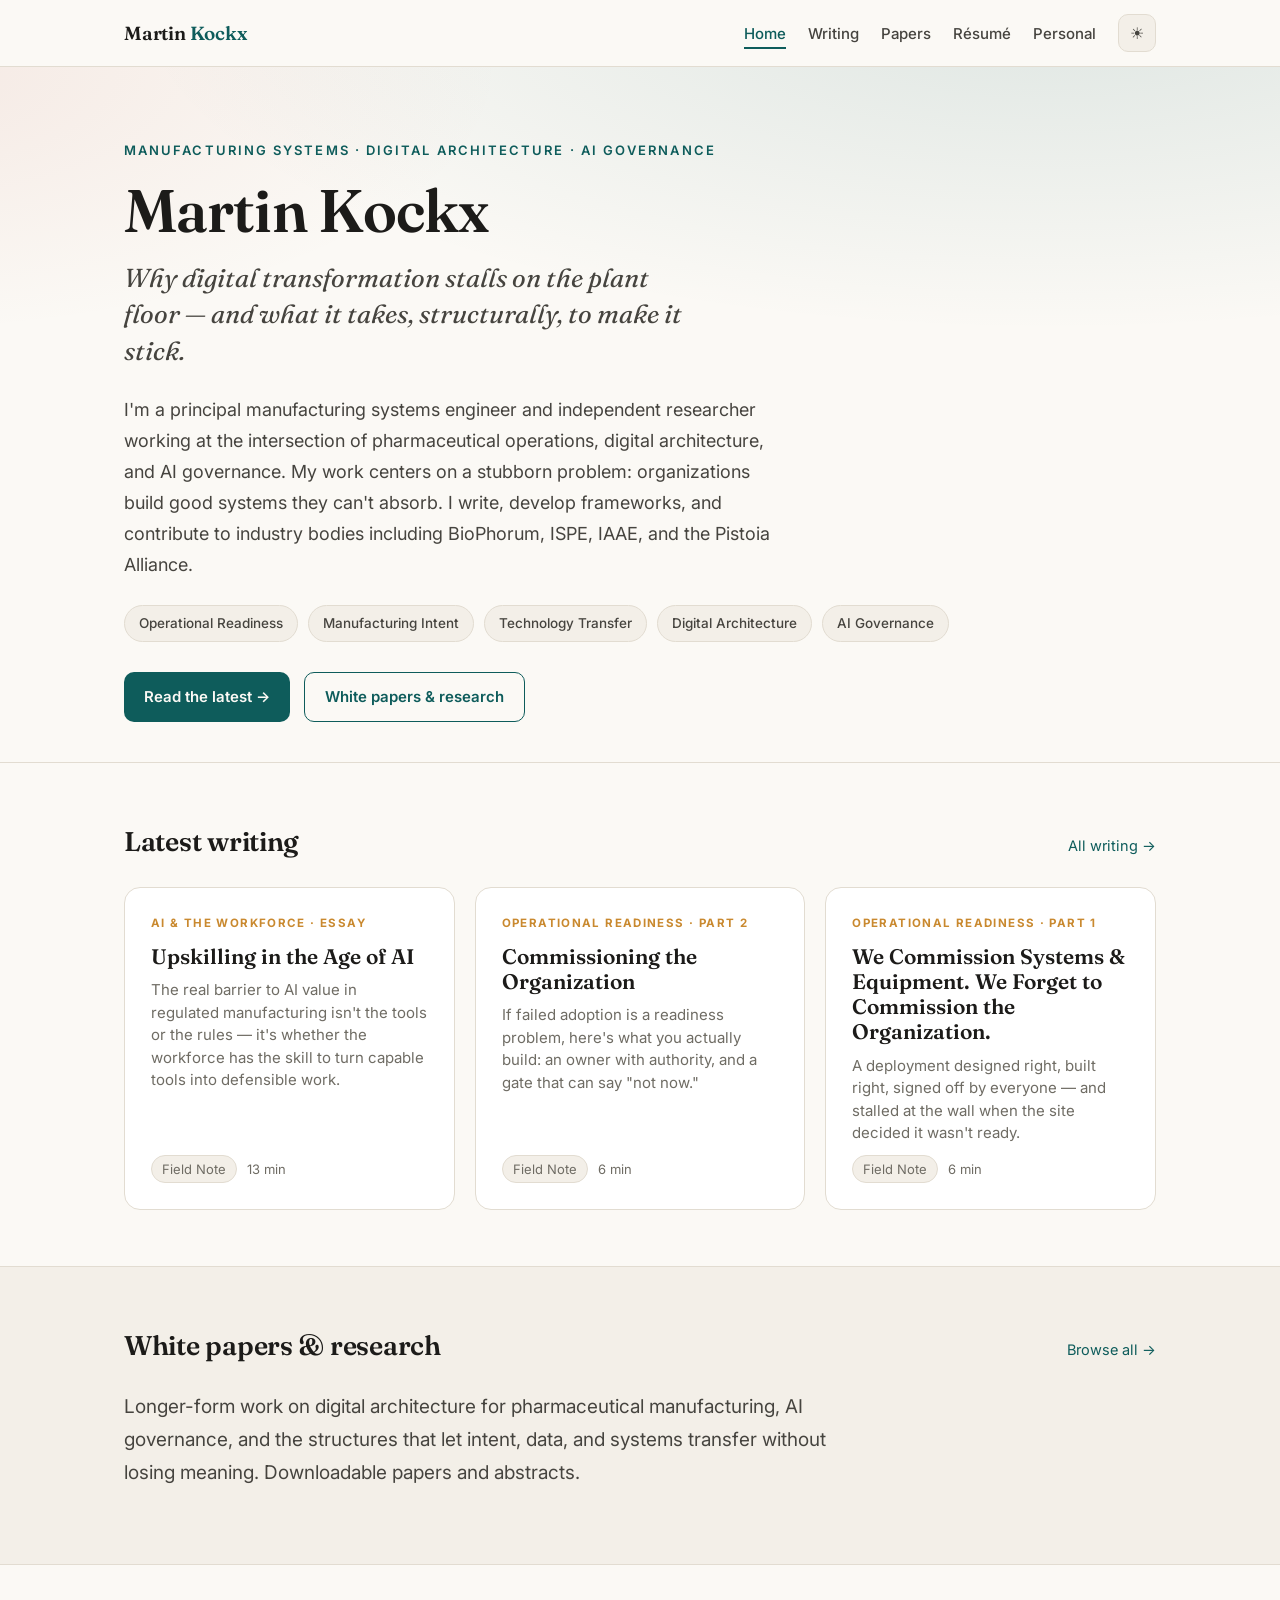
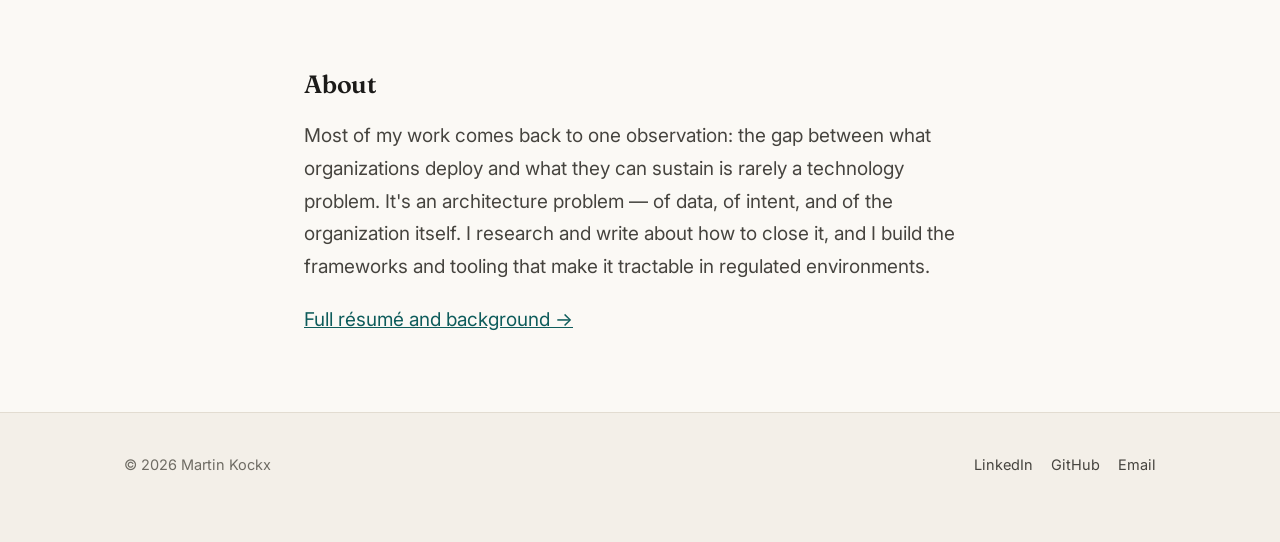
<file: index.html>
<!DOCTYPE html>
<html lang="en">
<head>
<meta charset="UTF-8">
<meta name="viewport" content="width=device-width, initial-scale=1.0">
<title>Martin Kockx — Manufacturing Systems, Digital Architecture, AI Governance</title>
<meta name="description" content="Writing and research on why pharmaceutical digital transformation stalls on the plant floor — and the architecture, governance, and readiness it takes to make it stick.">
<link rel="preconnect" href="https://fonts.googleapis.com">
<link rel="preconnect" href="https://fonts.gstatic.com" crossorigin>
<link href="https://fonts.googleapis.com/css2?family=Fraunces:opsz,wght@9..144,400;9..144,500;9..144,600;9..144,700&family=Inter:wght@300;400;500;600;700&display=swap" rel="stylesheet">
<link rel="stylesheet" href="assets/site.css">
<script src="assets/theme.js"></script>
</head>
<body>

<nav class="site-nav">
  <div class="bar">
    <a class="brand" href="index.html">Martin <span class="mk">Kockx</span></a>
    <ul class="nav-links">
      <li><a href="index.html" aria-current="page">Home</a></li>
      <li><a href="articles/index.html">Writing</a></li>
      <li><a href="papers/index.html">Papers</a></li>
      <li><a href="resume/index.html">Résumé</a></li>
      <li><a href="personal/index.html">Personal</a></li>
      <li>
        <button class="theme-toggle" aria-label="Toggle light/dark theme" title="Toggle theme">
          <span class="sun">☀</span><span class="moon">☾</span>
        </button>
      </li>
    </ul>
  </div>
</nav>

<header class="lead-hero">
  <div class="wrap-wide">
    <div class="eyebrow">Manufacturing Systems · Digital Architecture · AI Governance</div>
    <h1>Martin Kockx</h1>
    <p class="tagline">Why digital transformation stalls on the plant floor — and what it takes, structurally, to make it stick.</p>
    <p class="bio">I'm a principal manufacturing systems engineer and independent researcher working at the intersection of pharmaceutical operations, digital architecture, and AI governance. My work centers on a stubborn problem: organizations build good systems they can't absorb. I write, develop frameworks, and contribute to industry bodies including BioPhorum, ISPE, IAAE, and the Pistoia Alliance.</p>
    <div class="pillars">
      <span>Operational Readiness</span>
      <span>Manufacturing Intent</span>
      <span>Technology Transfer</span>
      <span>Digital Architecture</span>
      <span>AI Governance</span>
    </div>
    <div class="cta-row">
      <a class="btn btn-primary" href="articles/index.html">Read the latest →</a>
      <a class="btn btn-ghost" href="papers/index.html">White papers &amp; research</a>
    </div>
  </div>
</header>

<section class="block">
  <div class="wrap-wide">
    <div class="section-head">
      <h2>Latest writing</h2>
      <a href="articles/index.html">All writing →</a>
    </div>
    <div class="card-grid">

      <a class="card" href="articles/upskilling-in-the-age-of-ai.html">
        <span class="ctag">AI &amp; the Workforce · Essay</span>
        <h3>Upskilling in the Age of AI</h3>
        <p>The real barrier to AI value in regulated manufacturing isn't the tools or the rules — it's whether the workforce has the skill to turn capable tools into defensible work.</p>
        <div class="meta"><span class="pill">Field Note</span> <span>13 min</span></div>
      </a>

      <a class="card" href="articles/commissioning-the-organization.html">
        <span class="ctag">Operational Readiness · Part 2</span>
        <h3>Commissioning the Organization</h3>
        <p>If failed adoption is a readiness problem, here's what you actually build: an owner with authority, and a gate that can say "not now."</p>
        <div class="meta"><span class="pill">Field Note</span> <span>6 min</span></div>
      </a>

      <a class="card" href="articles/we-commission-systems-and-equipment.html">
        <span class="ctag">Operational Readiness · Part 1</span>
        <h3>We Commission Systems &amp; Equipment. We Forget to Commission the Organization.</h3>
        <p>A deployment designed right, built right, signed off by everyone — and stalled at the wall when the site decided it wasn't ready.</p>
        <div class="meta"><span class="pill">Field Note</span> <span>6 min</span></div>
      </a>

    </div>
  </div>
</section>

<section class="block alt">
  <div class="wrap-wide">
    <div class="section-head">
      <h2>White papers &amp; research</h2>
      <a href="papers/index.html">Browse all →</a>
    </div>
    <p class="prose" style="color:var(--ink-soft);max-width:62ch;">Longer-form work on digital architecture for pharmaceutical manufacturing, AI governance, and the structures that let intent, data, and systems transfer without losing meaning. Downloadable papers and abstracts.</p>
  </div>
</section>

<section class="block">
  <div class="wrap">
    <div class="prose">
      <h2>About</h2>
      <p>Most of my work comes back to one observation: the gap between what organizations deploy and what they can sustain is rarely a technology problem. It's an architecture problem — of data, of intent, and of the organization itself. I research and write about how to close it, and I build the frameworks and tooling that make it tractable in regulated environments.</p>
      <p><a href="resume/index.html">Full résumé and background →</a></p>
    </div>
  </div>
</section>

<footer class="site-foot">
  <div class="cols">
    <div>© 2026 Martin Kockx</div>
    <div class="links">
      <!-- TODO: fill real URLs -->
      <a href="https://www.linkedin.com/in/martinkockx/" target="_blank" rel="noopener">LinkedIn</a>
      <a href="https://github.com/mkockx" target="_blank" rel="noopener">GitHub</a>
      <a href="mailto:kockx.martin.pub@pm.me">Email</a>
    </div>
  </div>
</footer>

</body>
</html>
</file>
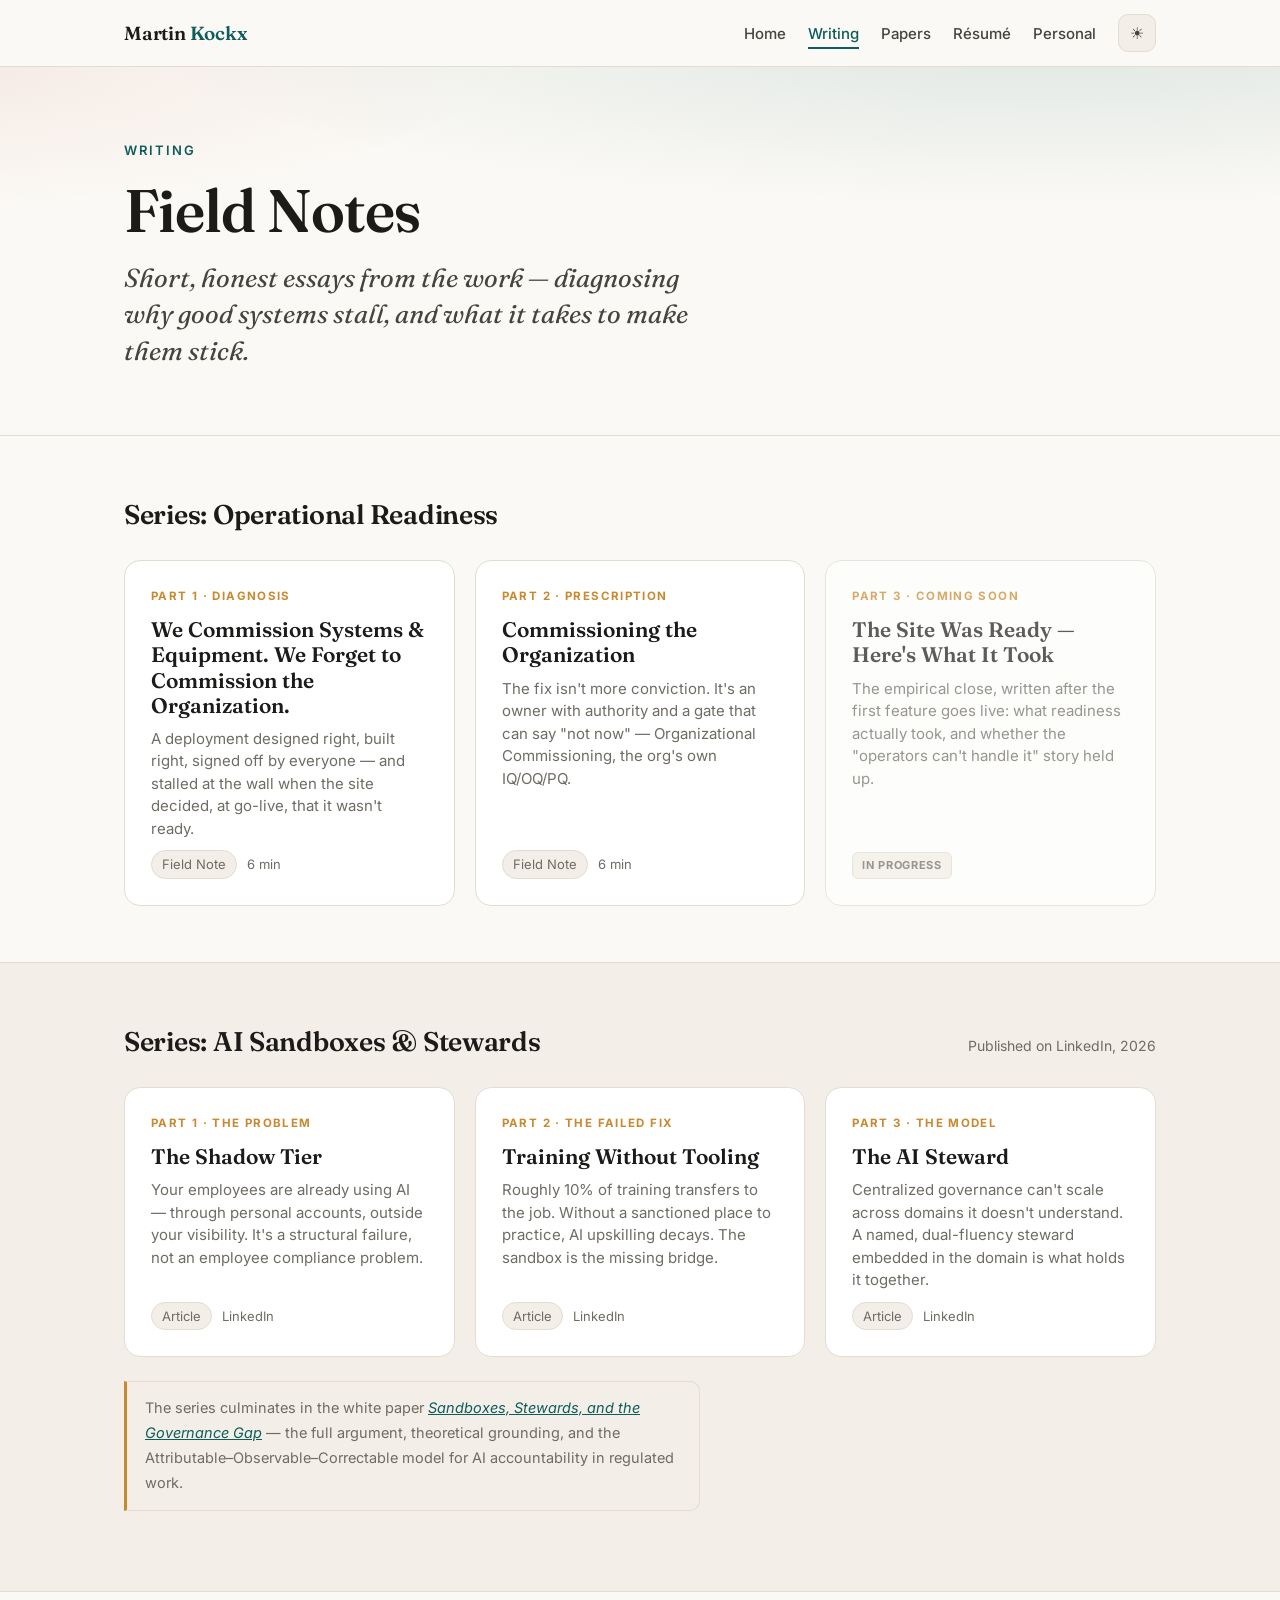
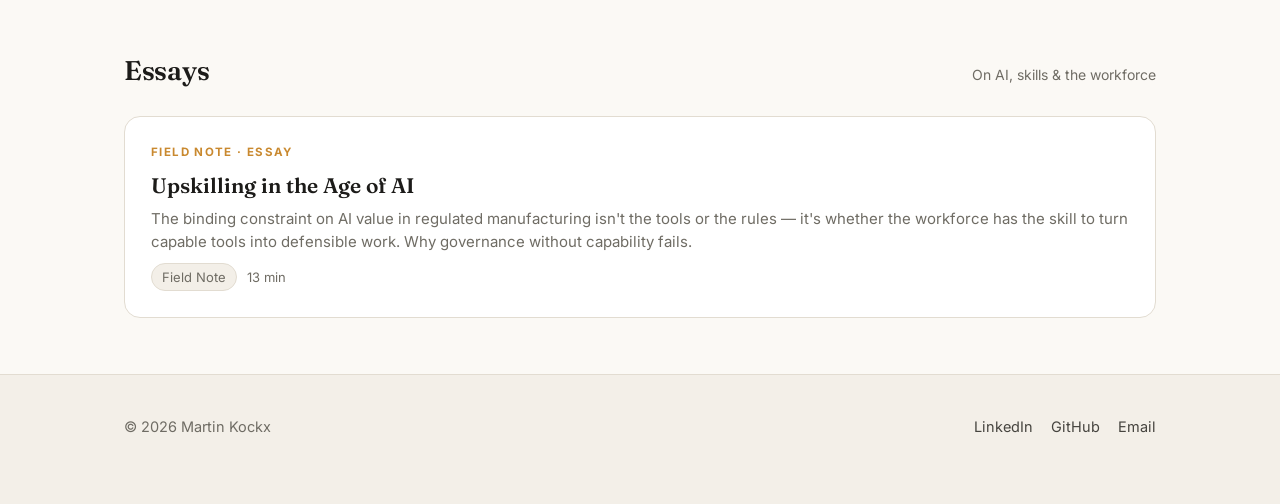
<file: articles/index.html>
<!DOCTYPE html>
<html lang="en">
<head>
<meta charset="UTF-8">
<meta name="viewport" content="width=device-width, initial-scale=1.0">
<title>Writing — Martin Kockx</title>
<meta name="description" content="Field notes and essays on operational readiness, digital architecture, and AI governance in pharmaceutical manufacturing.">
<link rel="preconnect" href="https://fonts.googleapis.com">
<link rel="preconnect" href="https://fonts.gstatic.com" crossorigin>
<link href="https://fonts.googleapis.com/css2?family=Fraunces:opsz,wght@9..144,400;9..144,500;9..144,600;9..144,700&family=Inter:wght@300;400;500;600;700&display=swap" rel="stylesheet">
<link rel="stylesheet" href="../assets/site.css">
<script src="../assets/theme.js"></script>
</head>
<body>

<nav class="site-nav">
  <div class="bar">
    <a class="brand" href="../index.html">Martin <span class="mk">Kockx</span></a>
    <ul class="nav-links">
      <li><a href="../index.html">Home</a></li>
      <li><a href="index.html" aria-current="page">Writing</a></li>
      <li><a href="../papers/index.html">Papers</a></li>
      <li><a href="../resume/index.html">Résumé</a></li>
      <li><a href="../personal/index.html">Personal</a></li>
      <li>
        <button class="theme-toggle" aria-label="Toggle light/dark theme" title="Toggle theme">
          <span class="sun">☀</span><span class="moon">☾</span>
        </button>
      </li>
    </ul>
  </div>
</nav>

<header class="lead-hero">
  <div class="wrap-wide">
    <div class="eyebrow">Writing</div>
    <h1>Field Notes</h1>
    <p class="tagline">Short, honest essays from the work — diagnosing why good systems stall, and what it takes to make them stick.</p>
  </div>
</header>

<section class="block">
  <div class="wrap-wide">
    <div class="section-head">
      <h2>Series: Operational Readiness</h2>
    </div>
    <div class="card-grid">

      <a class="card" href="we-commission-systems-and-equipment.html">
        <span class="ctag">Part 1 · Diagnosis</span>
        <h3>We Commission Systems &amp; Equipment. We Forget to Commission the Organization.</h3>
        <p>A deployment designed right, built right, signed off by everyone — and stalled at the wall when the site decided, at go-live, that it wasn't ready.</p>
        <div class="meta"><span class="pill">Field Note</span> <span>6 min</span></div>
      </a>

      <a class="card" href="commissioning-the-organization.html">
        <span class="ctag">Part 2 · Prescription</span>
        <h3>Commissioning the Organization</h3>
        <p>The fix isn't more conviction. It's an owner with authority and a gate that can say "not now" — Organizational Commissioning, the org's own IQ/OQ/PQ.</p>
        <div class="meta"><span class="pill">Field Note</span> <span>6 min</span></div>
      </a>

      <div class="card" style="opacity:.7;cursor:default;">
        <span class="ctag">Part 3 · Coming soon</span>
        <h3>The Site Was Ready — Here's What It Took</h3>
        <p>The empirical close, written after the first feature goes live: what readiness actually took, and whether the "operators can't handle it" story held up.</p>
        <div class="meta"><span class="badge soon">In progress</span></div>
      </div>

    </div>
  </div>
</section>

<section class="block alt">
  <div class="wrap-wide">
    <div class="section-head">
      <h2>Series: AI Sandboxes &amp; Stewards</h2>
      <span class="muted">Published on LinkedIn, 2026</span>
    </div>
    <div class="card-grid">

      <a class="card" href="shadow-tier.html">
        <span class="ctag">Part 1 · The Problem</span>
        <h3>The Shadow Tier</h3>
        <p>Your employees are already using AI — through personal accounts, outside your visibility. It's a structural failure, not an employee compliance problem.</p>
        <div class="meta"><span class="pill">Article</span> <span>LinkedIn</span></div>
      </a>

      <a class="card" href="training-without-tooling.html">
        <span class="ctag">Part 2 · The Failed Fix</span>
        <h3>Training Without Tooling</h3>
        <p>Roughly 10% of training transfers to the job. Without a sanctioned place to practice, AI upskilling decays. The sandbox is the missing bridge.</p>
        <div class="meta"><span class="pill">Article</span> <span>LinkedIn</span></div>
      </a>

      <a class="card" href="the-ai-steward.html">
        <span class="ctag">Part 3 · The Model</span>
        <h3>The AI Steward</h3>
        <p>Centralized governance can't scale across domains it doesn't understand. A named, dual-fluency steward embedded in the domain is what holds it together.</p>
        <div class="meta"><span class="pill">Article</span> <span>LinkedIn</span></div>
      </a>

    </div>
    <div class="note" style="max-width:64ch;">
      The series culminates in the white paper <a href="../papers/index.html"><em>Sandboxes, Stewards, and the Governance Gap</em></a> — the full argument, theoretical grounding, and the Attributable–Observable–Correctable model for AI accountability in regulated work.
    </div>
  </div>
</section>

<section class="block">
  <div class="wrap-wide">
    <div class="section-head">
      <h2>Essays</h2>
      <span class="muted">On AI, skills &amp; the workforce</span>
    </div>
    <div class="card-grid">

      <a class="card" href="upskilling-in-the-age-of-ai.html">
        <span class="ctag">Field Note · Essay</span>
        <h3>Upskilling in the Age of AI</h3>
        <p>The binding constraint on AI value in regulated manufacturing isn't the tools or the rules — it's whether the workforce has the skill to turn capable tools into defensible work. Why governance without capability fails.</p>
        <div class="meta"><span class="pill">Field Note</span> <span>13 min</span></div>
      </a>

    </div>
  </div>
</section>

<footer class="site-foot">
  <div class="cols">
    <div>© 2026 Martin Kockx</div>
    <div class="links">
      <a href="https://www.linkedin.com/in/martinkockx/" target="_blank" rel="noopener">LinkedIn</a>
      <a href="https://github.com/mkockx" target="_blank" rel="noopener">GitHub</a>
      <a href="mailto:kockx.martin.pub@pm.me">Email</a>
    </div>
  </div>
</footer>

</body>
</html>
</file>
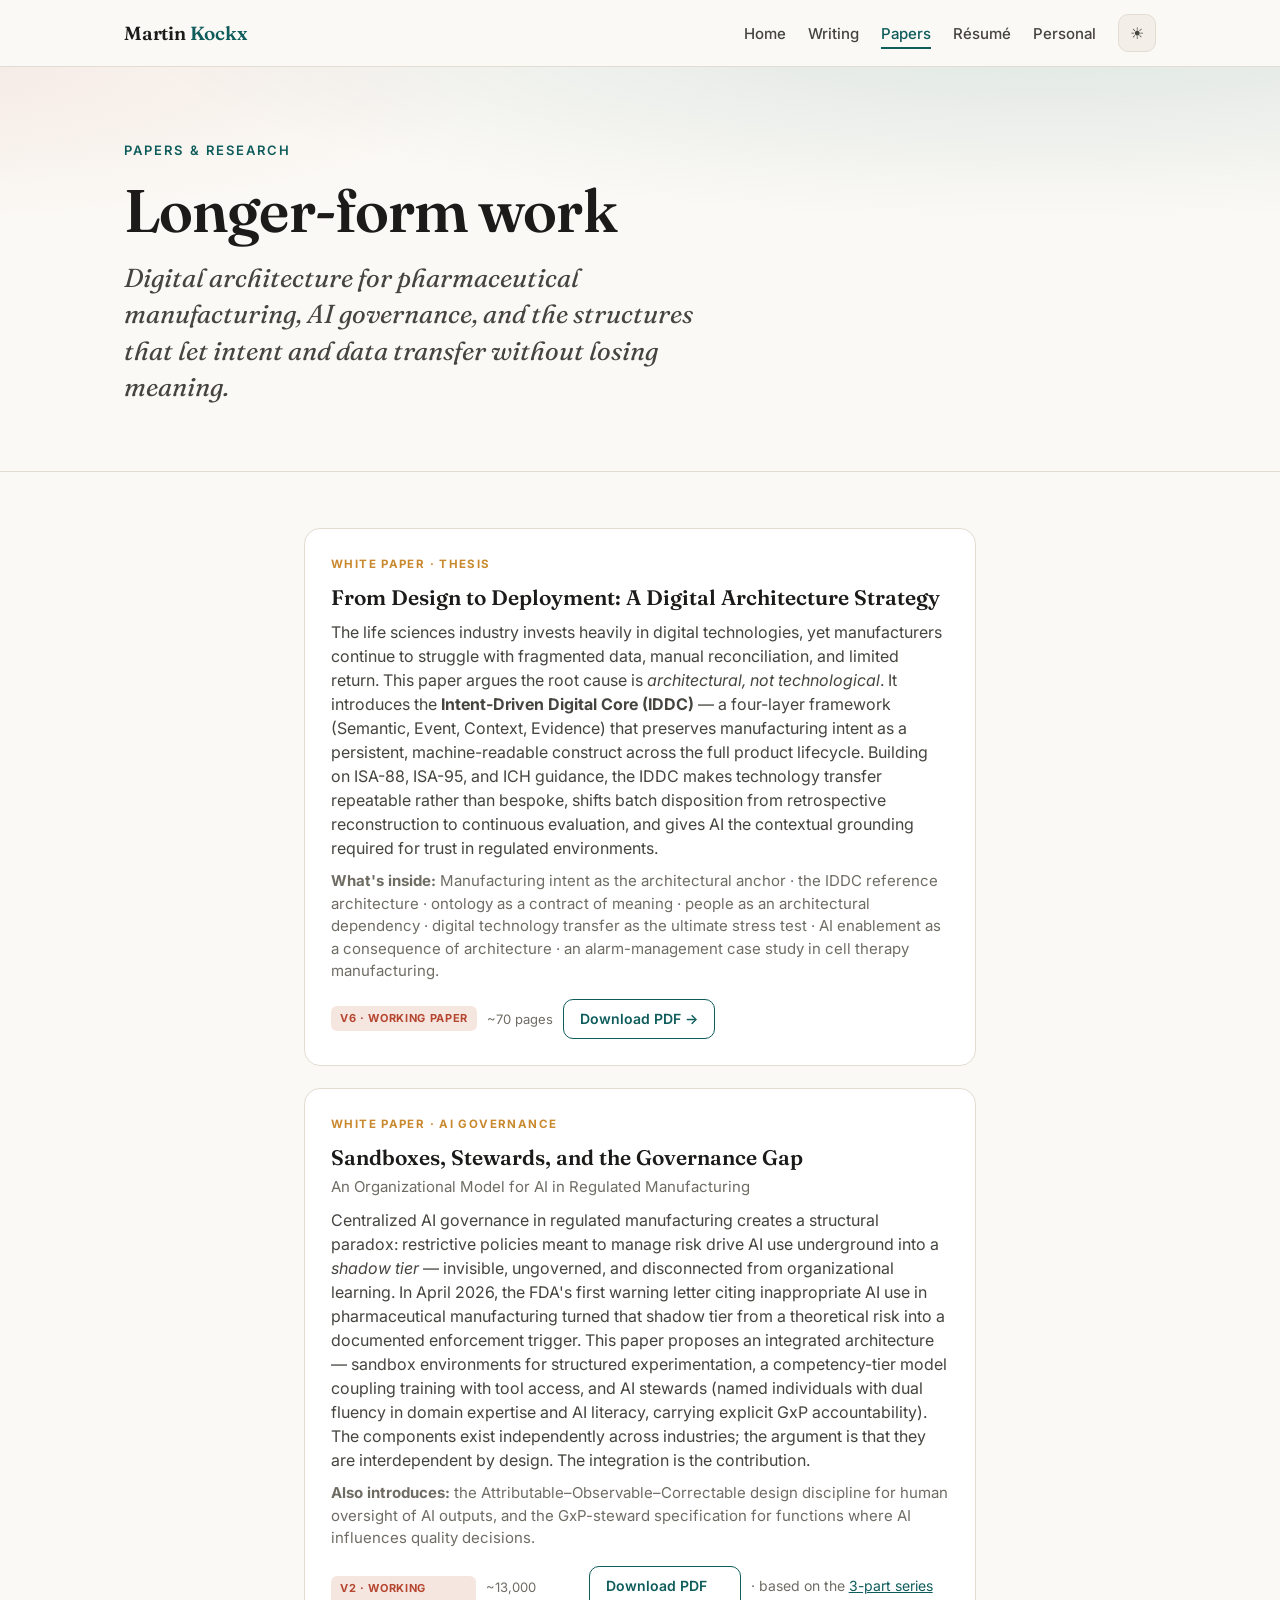
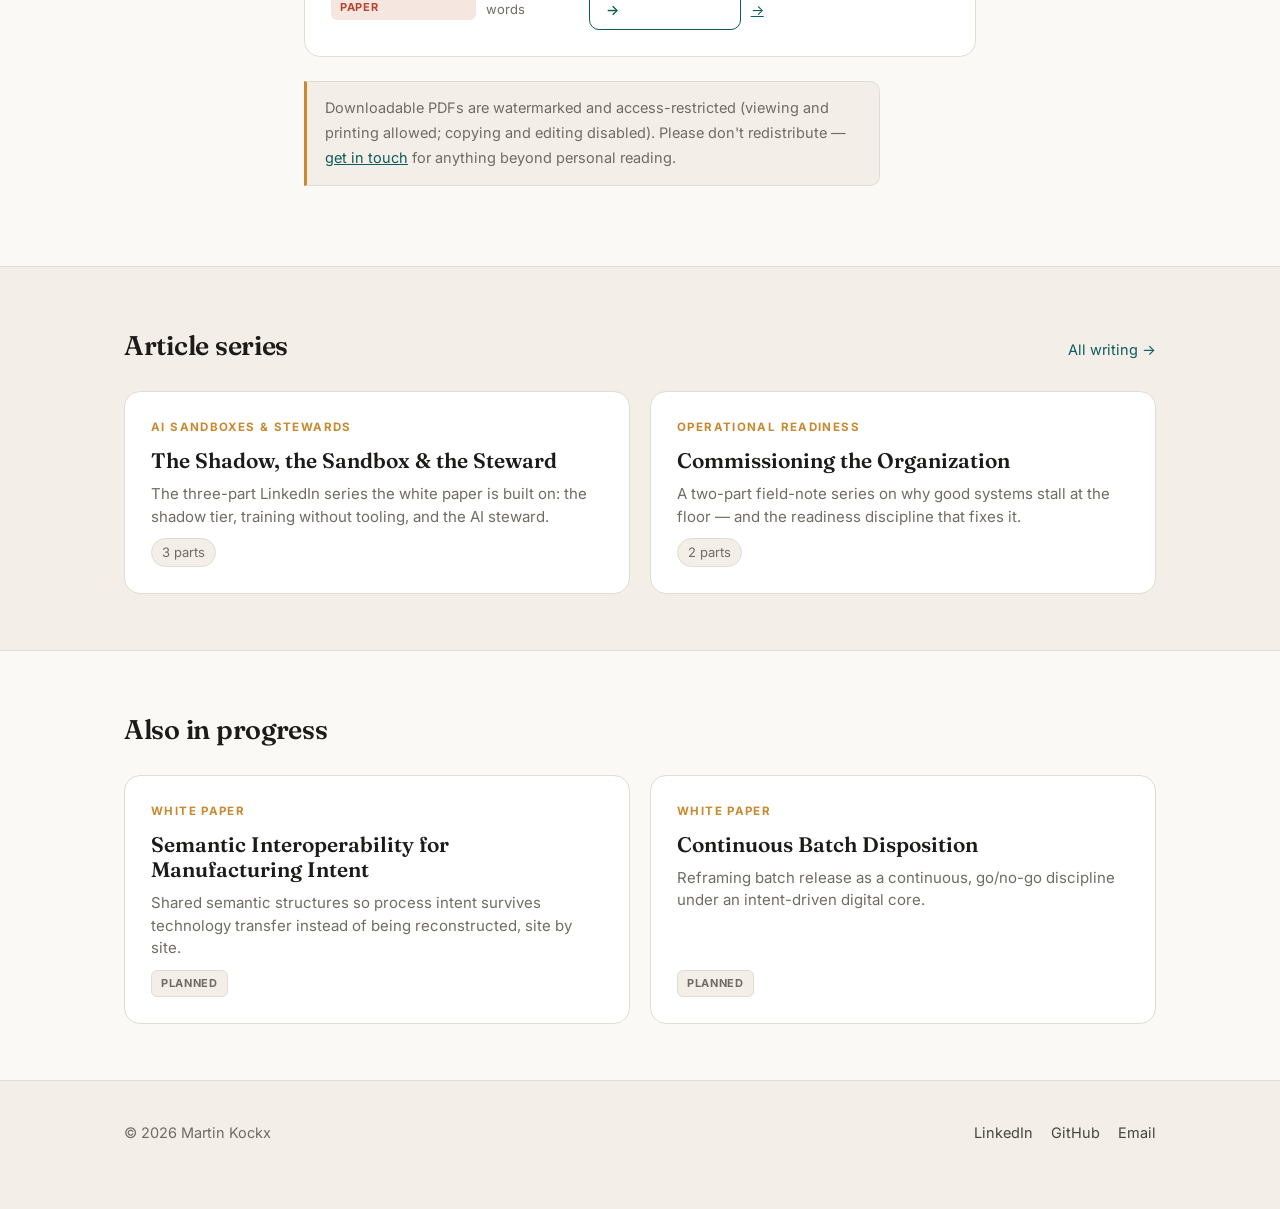
<file: papers/index.html>
<!DOCTYPE html>
<html lang="en">
<head>
<meta charset="UTF-8">
<meta name="viewport" content="width=device-width, initial-scale=1.0">
<title>Papers &amp; Research — Martin Kockx</title>
<meta name="description" content="White papers and research on digital architecture for pharmaceutical manufacturing and AI governance — the Intent-Driven Digital Core and the Sandboxes, Stewards, and the Governance Gap framework.">
<link rel="preconnect" href="https://fonts.googleapis.com">
<link rel="preconnect" href="https://fonts.gstatic.com" crossorigin>
<link href="https://fonts.googleapis.com/css2?family=Fraunces:opsz,wght@9..144,400;9..144,500;9..144,600;9..144,700&family=Inter:wght@300;400;500;600;700&display=swap" rel="stylesheet">
<link rel="stylesheet" href="../assets/site.css">
<script src="../assets/theme.js"></script>
</head>
<body>

<nav class="site-nav">
  <div class="bar">
    <a class="brand" href="../index.html">Martin <span class="mk">Kockx</span></a>
    <ul class="nav-links">
      <li><a href="../index.html">Home</a></li>
      <li><a href="../articles/index.html">Writing</a></li>
      <li><a href="index.html" aria-current="page">Papers</a></li>
      <li><a href="../resume/index.html">Résumé</a></li>
      <li><a href="../personal/index.html">Personal</a></li>
      <li>
        <button class="theme-toggle" aria-label="Toggle light/dark theme" title="Toggle theme">
          <span class="sun">☀</span><span class="moon">☾</span>
        </button>
      </li>
    </ul>
  </div>
</nav>

<header class="lead-hero">
  <div class="wrap-wide">
    <div class="eyebrow">Papers &amp; Research</div>
    <h1>Longer-form work</h1>
    <p class="tagline">Digital architecture for pharmaceutical manufacturing, AI governance, and the structures that let intent and data transfer without losing meaning.</p>
  </div>
</header>

<section class="block">
  <div class="wrap">

    <!-- FEATURE: Thesis -->
    <div class="card" style="margin-bottom:22px;">
      <span class="ctag">White Paper · Thesis</span>
      <h3>From Design to Deployment: A Digital Architecture Strategy</h3>
      <p style="color:var(--ink-soft);font-size:16px;">
        The life sciences industry invests heavily in digital technologies, yet manufacturers continue to struggle with fragmented data, manual reconciliation, and limited return. This paper argues the root cause is <em>architectural, not technological</em>. It introduces the <strong>Intent-Driven Digital Core (IDDC)</strong> — a four-layer framework (Semantic, Event, Context, Evidence) that preserves manufacturing intent as a persistent, machine-readable construct across the full product lifecycle. Building on ISA-88, ISA-95, and ICH guidance, the IDDC makes technology transfer repeatable rather than bespoke, shifts batch disposition from retrospective reconstruction to continuous evaluation, and gives AI the contextual grounding required for trust in regulated environments.
      </p>
      <p class="muted" style="margin-bottom:6px;"><strong>What's inside:</strong> Manufacturing intent as the architectural anchor · the IDDC reference architecture · ontology as a contract of meaning · people as an architectural dependency · digital technology transfer as the ultimate stress test · AI enablement as a consequence of architecture · an alarm-management case study in cell therapy manufacturing.</p>
      <div class="meta">
        <span class="badge draft">v6 · Working paper</span>
        <span>~70 pages</span>
        <a class="btn btn-ghost" style="padding:7px 16px;font-size:14px;" href="files/from-design-to-deployment-thesis-v6.pdf" target="_blank" rel="noopener">Download PDF →</a>
      </div>
    </div>

    <!-- FEATURE: White paper -->
    <div class="card" style="margin-bottom:22px;">
      <span class="ctag">White Paper · AI Governance</span>
      <h3>Sandboxes, Stewards, and the Governance Gap</h3>
      <p class="muted" style="margin-top:-4px;">An Organizational Model for AI in Regulated Manufacturing</p>
      <p style="color:var(--ink-soft);font-size:16px;">
        Centralized AI governance in regulated manufacturing creates a structural paradox: restrictive policies meant to manage risk drive AI use underground into a <em>shadow tier</em> — invisible, ungoverned, and disconnected from organizational learning. In April 2026, the FDA's first warning letter citing inappropriate AI use in pharmaceutical manufacturing turned that shadow tier from a theoretical risk into a documented enforcement trigger. This paper proposes an integrated architecture — sandbox environments for structured experimentation, a competency-tier model coupling training with tool access, and AI stewards (named individuals with dual fluency in domain expertise and AI literacy, carrying explicit GxP accountability). The components exist independently across industries; the argument is that they are interdependent by design. The integration is the contribution.
      </p>
      <p class="muted" style="margin-bottom:6px;"><strong>Also introduces:</strong> the Attributable–Observable–Correctable design discipline for human oversight of AI outputs, and the GxP-steward specification for functions where AI influences quality decisions.</p>
      <div class="meta">
        <span class="badge draft">v2 · Working paper</span>
        <span>~13,000 words</span>
        <a class="btn btn-ghost" style="padding:7px 16px;font-size:14px;" href="files/sandboxes-stewards-governance-gap-v2.pdf" target="_blank" rel="noopener">Download PDF →</a>
        <span class="muted">· based on the <a href="../articles/shadow-tier.html">3-part series →</a></span>
      </div>
    </div>

    <div class="note" style="max-width:64ch;">
      Downloadable PDFs are watermarked and access-restricted (viewing and printing allowed; copying and editing disabled). Please don't redistribute — <a href="mailto:kockx.martin.pub@pm.me">get in touch</a> for anything beyond personal reading.
    </div>
  </div>
</section>

<section class="block alt">
  <div class="wrap-wide">
    <div class="section-head"><h2>Article series</h2><a href="../articles/index.html">All writing →</a></div>
    <div class="card-grid">
      <a class="card" href="../articles/shadow-tier.html">
        <span class="ctag">AI Sandboxes &amp; Stewards</span>
        <h3>The Shadow, the Sandbox &amp; the Steward</h3>
        <p>The three-part LinkedIn series the white paper is built on: the shadow tier, training without tooling, and the AI steward.</p>
        <div class="meta"><span class="pill">3 parts</span></div>
      </a>
      <a class="card" href="../articles/we-commission-systems-and-equipment.html">
        <span class="ctag">Operational Readiness</span>
        <h3>Commissioning the Organization</h3>
        <p>A two-part field-note series on why good systems stall at the floor — and the readiness discipline that fixes it.</p>
        <div class="meta"><span class="pill">2 parts</span></div>
      </a>
    </div>
  </div>
</section>

<section class="block">
  <div class="wrap-wide">
    <div class="section-head"><h2>Also in progress</h2></div>
    <div class="card-grid">
      <div class="card">
        <span class="ctag">White Paper</span>
        <h3>Semantic Interoperability for Manufacturing Intent</h3>
        <p>Shared semantic structures so process intent survives technology transfer instead of being reconstructed, site by site.</p>
        <div class="meta"><span class="badge soon">Planned</span></div>
      </div>
      <div class="card">
        <span class="ctag">White Paper</span>
        <h3>Continuous Batch Disposition</h3>
        <p>Reframing batch release as a continuous, go/no-go discipline under an intent-driven digital core.</p>
        <div class="meta"><span class="badge soon">Planned</span></div>
      </div>
    </div>
  </div>
</section>

<footer class="site-foot">
  <div class="cols">
    <div>© 2026 Martin Kockx</div>
    <div class="links">
      <a href="https://www.linkedin.com/in/martinkockx/" target="_blank" rel="noopener">LinkedIn</a>
      <a href="https://github.com/mkockx" target="_blank" rel="noopener">GitHub</a>
      <a href="mailto:kockx.martin.pub@pm.me">Email</a>
    </div>
  </div>
</footer>

</body>
</html>
</file>
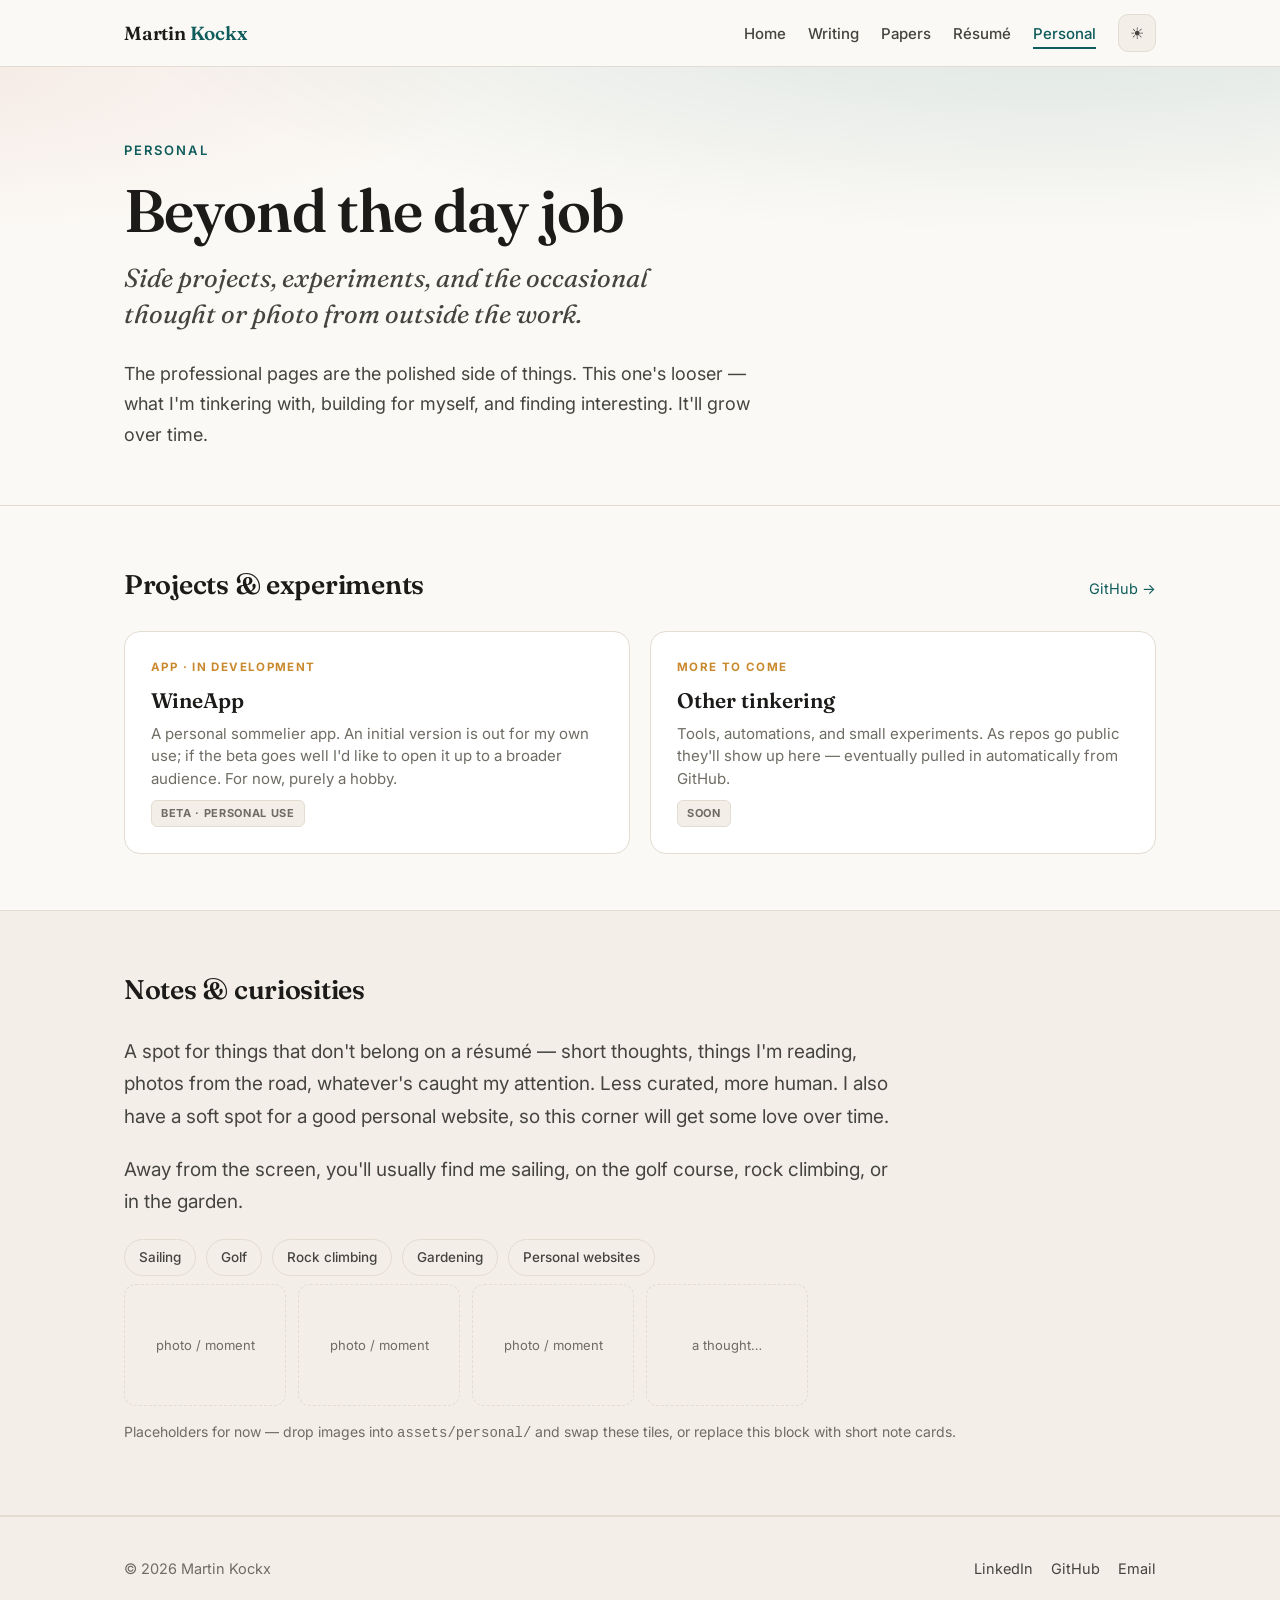
<file: personal/index.html>
<!DOCTYPE html>
<html lang="en">
<head>
<meta charset="UTF-8">
<meta name="viewport" content="width=device-width, initial-scale=1.0">
<title>Personal — Martin Kockx</title>
<meta name="description" content="Personal projects, side experiments, and the occasional thought or photo from outside the day job.">
<link rel="preconnect" href="https://fonts.googleapis.com">
<link rel="preconnect" href="https://fonts.gstatic.com" crossorigin>
<link href="https://fonts.googleapis.com/css2?family=Fraunces:opsz,wght@9..144,400;9..144,500;9..144,600;9..144,700&family=Inter:wght@300;400;500;600;700&display=swap" rel="stylesheet">
<link rel="stylesheet" href="../assets/site.css">
<script src="../assets/theme.js"></script>
<style>
  .photo-grid{display:grid;grid-template-columns:repeat(auto-fill,minmax(150px,1fr));gap:12px;margin-top:8px;}
  .photo-tile{aspect-ratio:4/3;border-radius:12px;border:1px dashed var(--rule);background:var(--paper-2);
    display:flex;align-items:center;justify-content:center;color:var(--ink-faint);font-size:13px;text-align:center;padding:10px;}
</style>
</head>
<body>

<nav class="site-nav">
  <div class="bar">
    <a class="brand" href="../index.html">Martin <span class="mk">Kockx</span></a>
    <ul class="nav-links">
      <li><a href="../index.html">Home</a></li>
      <li><a href="../articles/index.html">Writing</a></li>
      <li><a href="../papers/index.html">Papers</a></li>
      <li><a href="../resume/index.html">Résumé</a></li>
      <li><a href="index.html" aria-current="page">Personal</a></li>
      <li>
        <button class="theme-toggle" aria-label="Toggle light/dark theme" title="Toggle theme">
          <span class="sun">☀</span><span class="moon">☾</span>
        </button>
      </li>
    </ul>
  </div>
</nav>

<header class="lead-hero">
  <div class="wrap-wide">
    <div class="eyebrow">Personal</div>
    <h1>Beyond the day job</h1>
    <p class="tagline">Side projects, experiments, and the occasional thought or photo from outside the work.</p>
    <p class="bio">The professional pages are the polished side of things. This one's looser — what I'm tinkering with, building for myself, and finding interesting. It'll grow over time.</p>
  </div>
</header>

<section class="block">
  <div class="wrap-wide">
    <div class="section-head">
      <h2>Projects &amp; experiments</h2>
      <a href="https://github.com/mkockx" target="_blank" rel="noopener">GitHub →</a>
    </div>
    <div class="card-grid">

      <div class="card">
        <span class="ctag">App · In development</span>
        <h3>WineApp</h3>
        <p>A personal sommelier app. An initial version is out for my own use; if the beta goes well I'd like to open it up to a broader audience. For now, purely a hobby.</p>
        <div class="meta"><span class="badge soon">Beta · personal use</span></div>
      </div>

      <div class="card">
        <span class="ctag">More to come</span>
        <h3>Other tinkering</h3>
        <p>Tools, automations, and small experiments. As repos go public they'll show up here — eventually pulled in automatically from GitHub.</p>
        <div class="meta"><span class="badge soon">Soon</span></div>
      </div>

    </div>
  </div>
</section>

<section class="block alt">
  <div class="wrap-wide">
    <div class="section-head">
      <h2>Notes &amp; curiosities</h2>
    </div>
    <div class="prose" style="max-width:64ch;">
      <p>A spot for things that don't belong on a résumé — short thoughts, things I'm reading, photos from the road, whatever's caught my attention. Less curated, more human. I also have a soft spot for a good personal website, so this corner will get some love over time.</p>
      <p>Away from the screen, you'll usually find me sailing, on the golf course, rock climbing, or in the garden.</p>
    </div>
    <div class="pillars" style="margin-top:8px;">
      <span>Sailing</span>
      <span>Golf</span>
      <span>Rock climbing</span>
      <span>Gardening</span>
      <span>Personal websites</span>
    </div>
    <div class="photo-grid">
      <div class="photo-tile">photo / moment</div>
      <div class="photo-tile">photo / moment</div>
      <div class="photo-tile">photo / moment</div>
      <div class="photo-tile">a thought…</div>
    </div>
    <p class="muted" style="margin-top:14px;">Placeholders for now — drop images into <code>assets/personal/</code> and swap these tiles, or replace this block with short note cards.</p>
  </div>
</section>

<footer class="site-foot">
  <div class="cols">
    <div>© 2026 Martin Kockx</div>
    <div class="links">
      <a href="https://www.linkedin.com/in/martinkockx/" target="_blank" rel="noopener">LinkedIn</a>
      <a href="https://github.com/mkockx" target="_blank" rel="noopener">GitHub</a>
      <a href="mailto:kockx.martin.pub@pm.me">Email</a>
    </div>
  </div>
</footer>

</body>
</html>
</file>
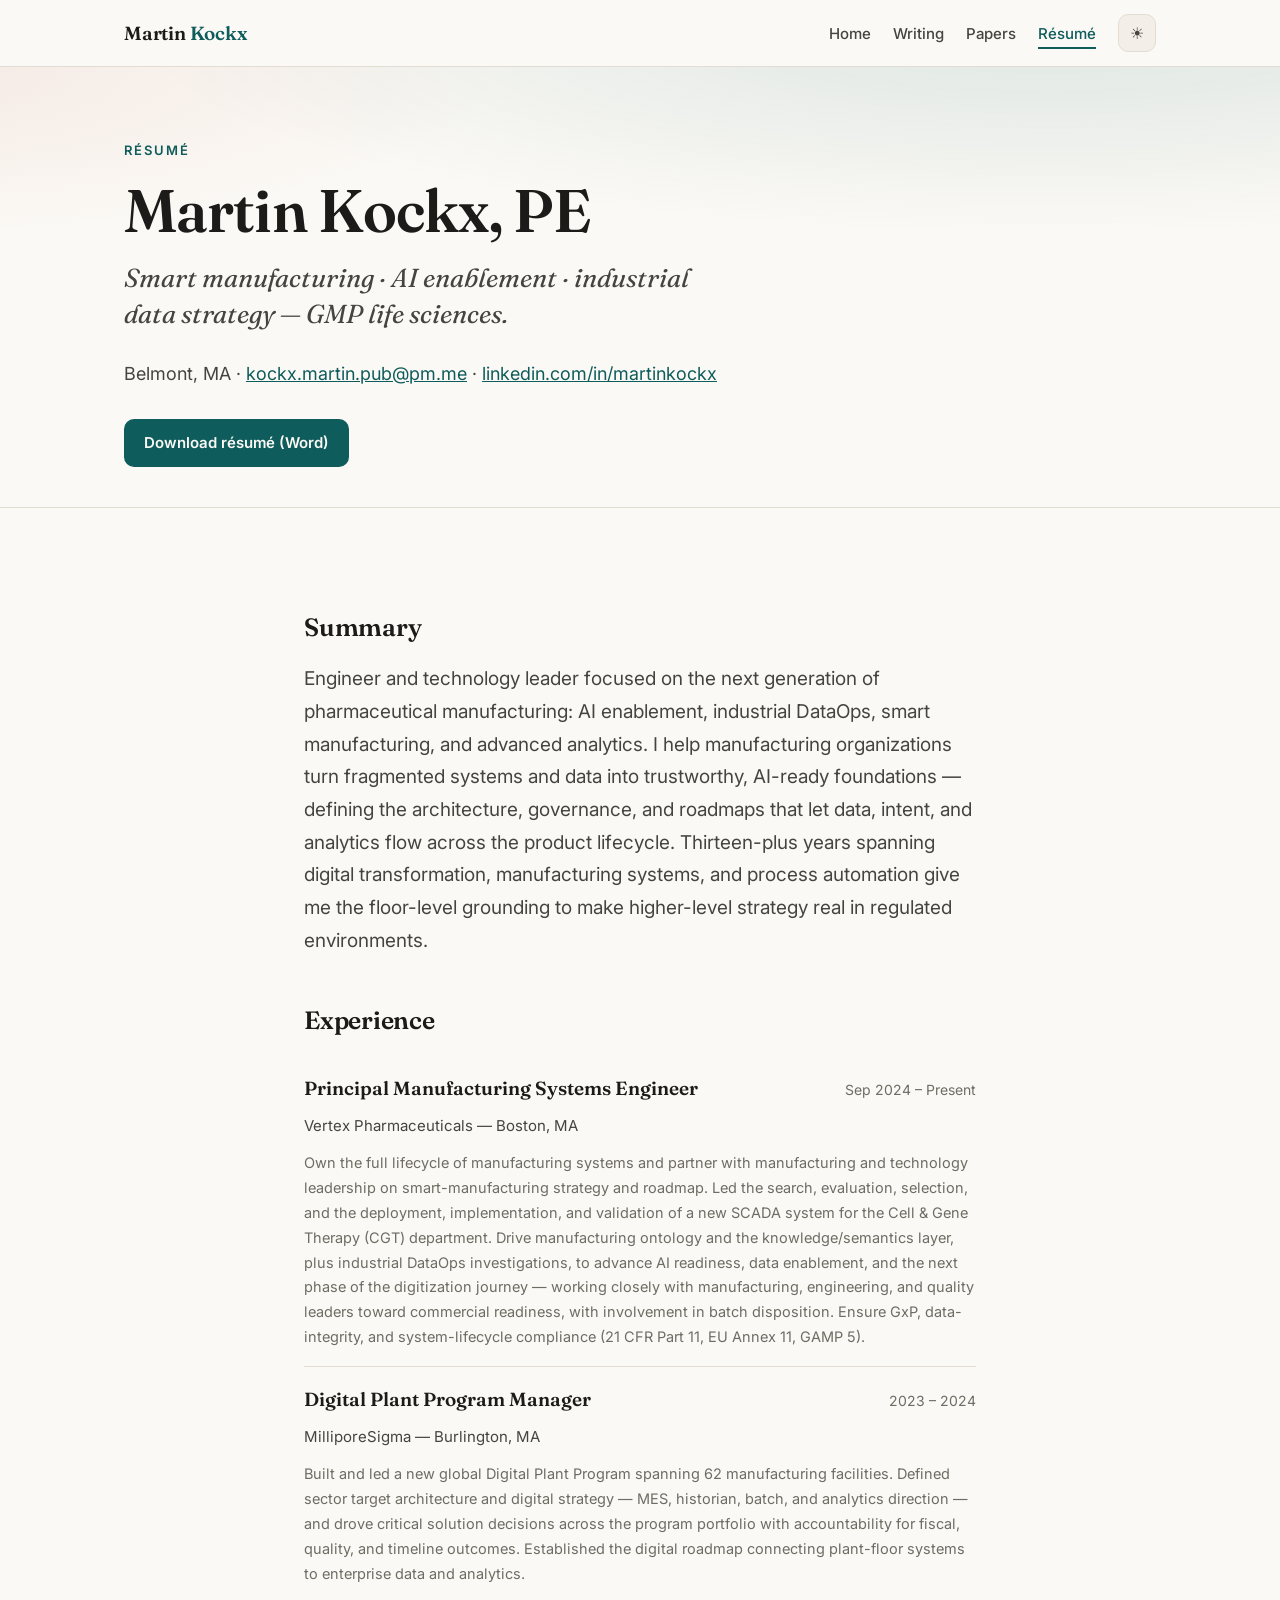
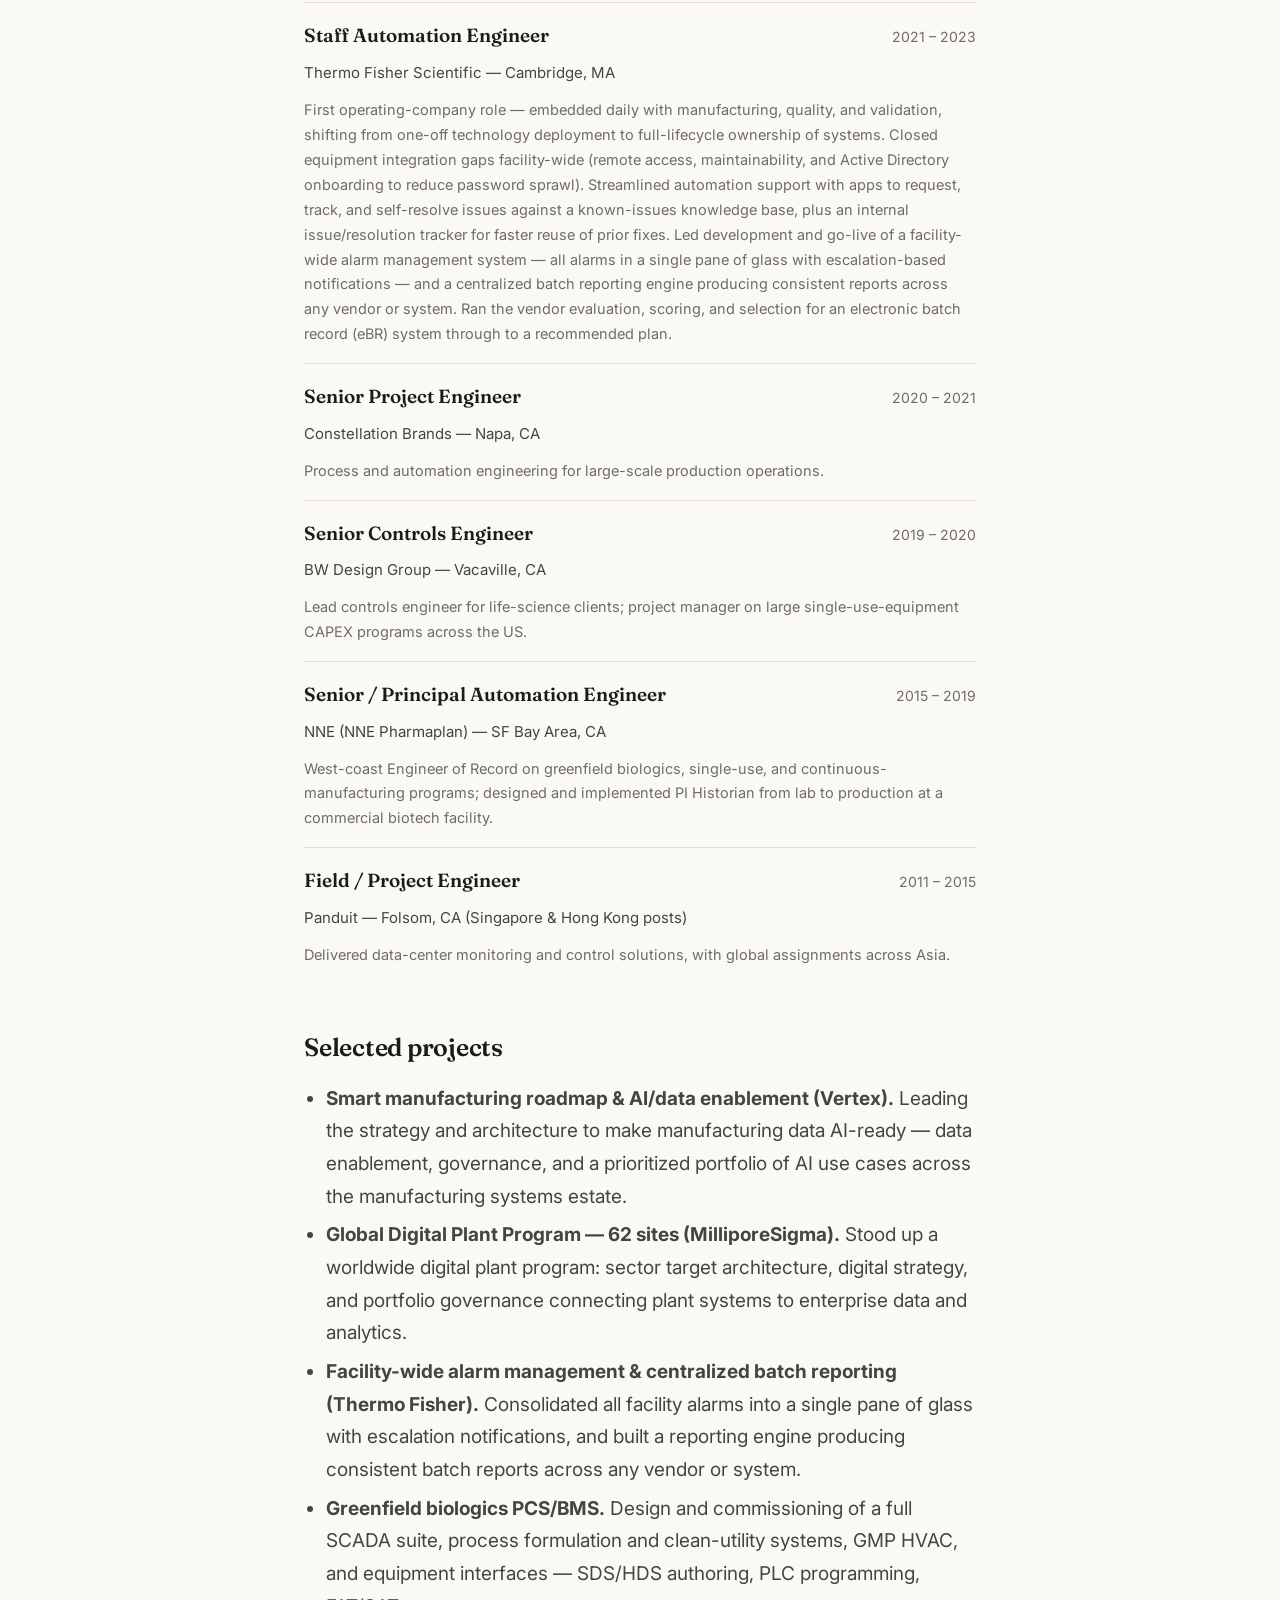
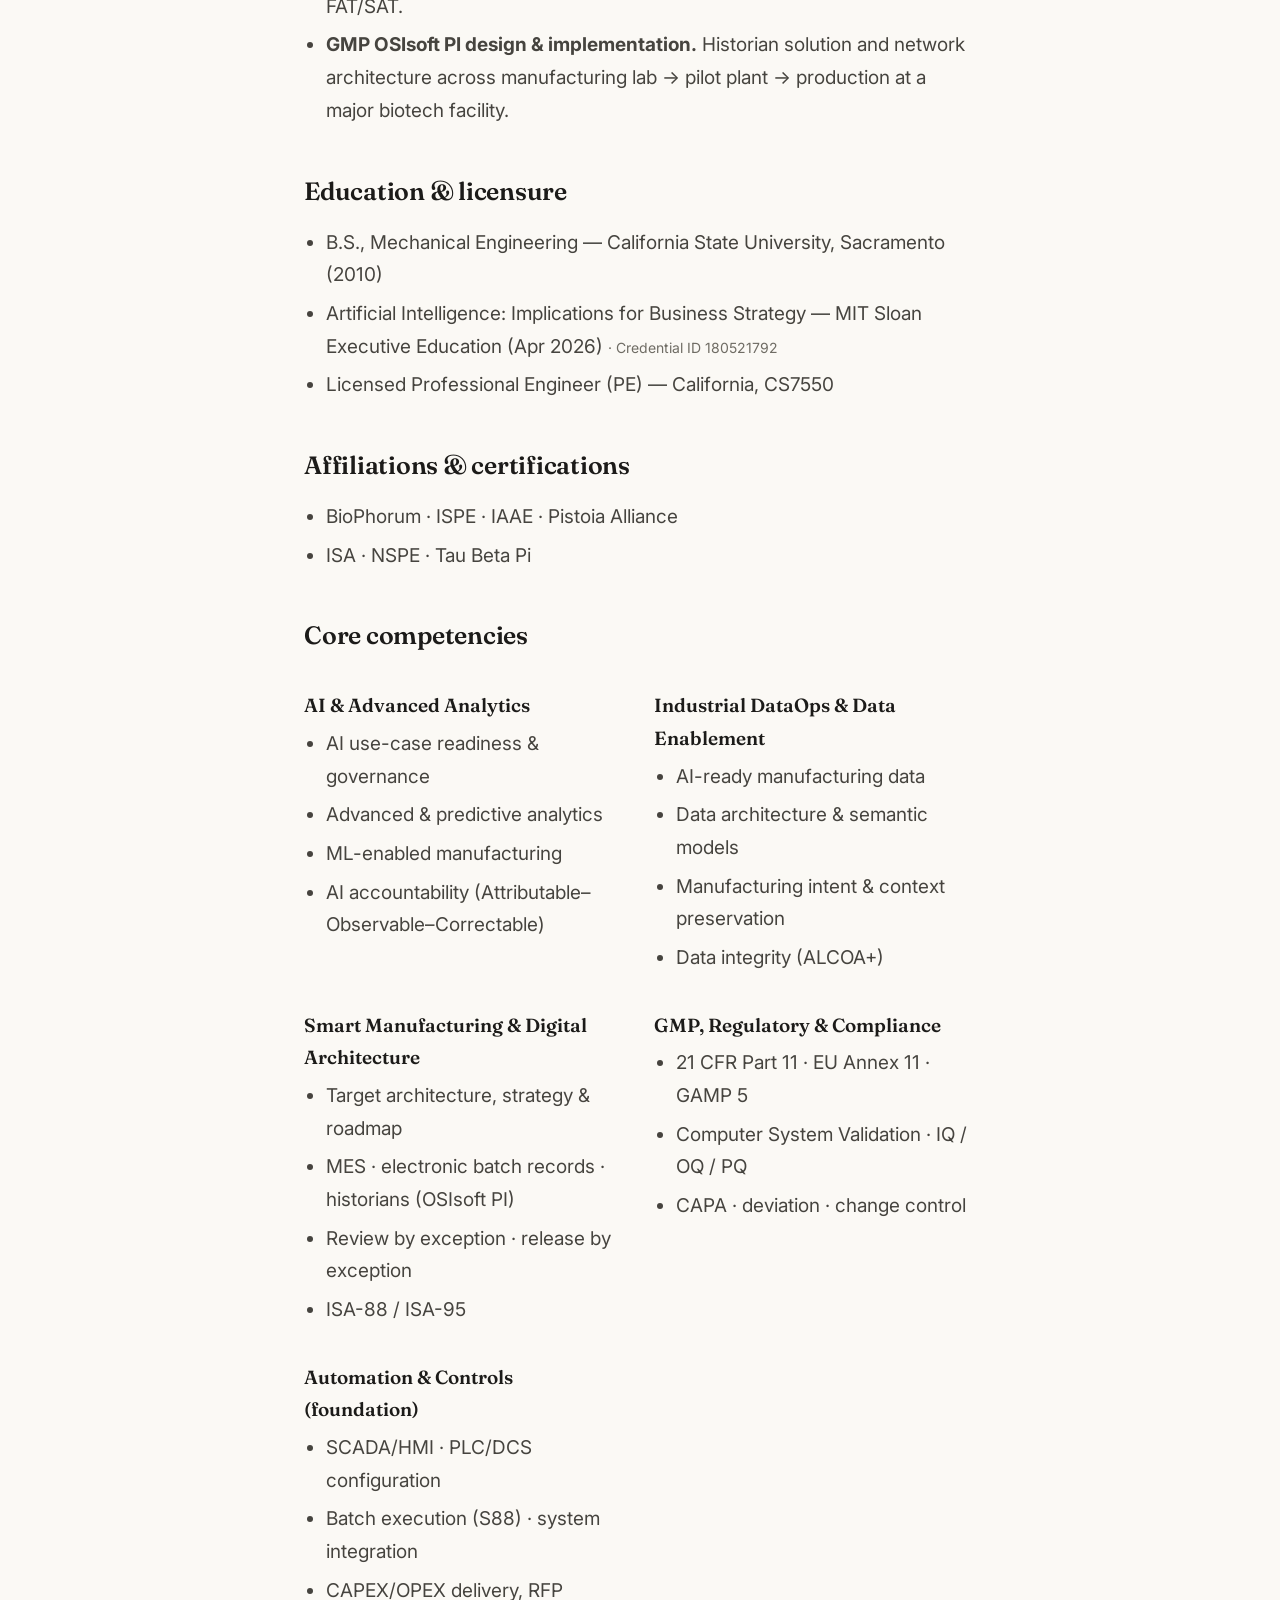
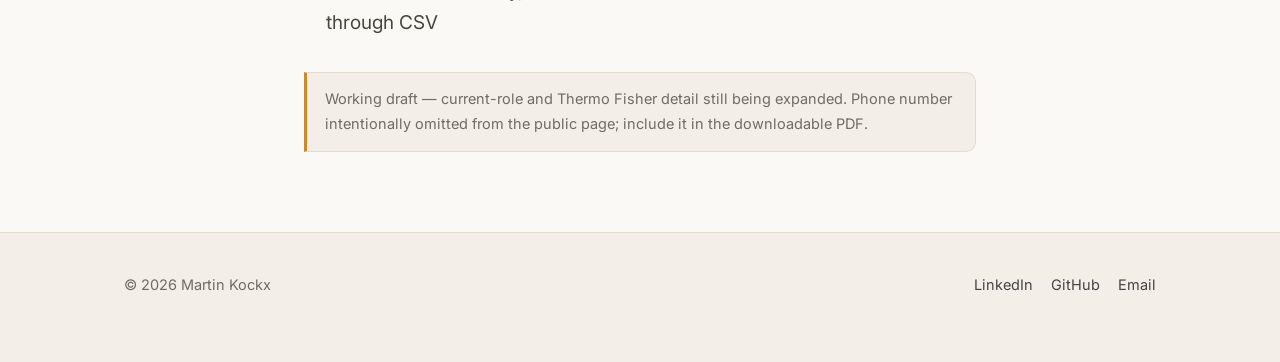
<file: resume/index.html>
<!DOCTYPE html>
<html lang="en">
<head>
<meta charset="UTF-8">
<meta name="viewport" content="width=device-width, initial-scale=1.0">
<title>Résumé — Martin Kockx</title>
<meta name="description" content="Martin Kockx — smart manufacturing, AI enablement, and industrial data strategy in GMP life sciences. Making manufacturing data AI-ready and turning systems into trustworthy foundations for analytics.">
<link rel="preconnect" href="https://fonts.googleapis.com">
<link rel="preconnect" href="https://fonts.gstatic.com" crossorigin>
<link href="https://fonts.googleapis.com/css2?family=Fraunces:opsz,wght@9..144,400;9..144,500;9..144,600;9..144,700&family=Inter:wght@300;400;500;600;700&display=swap" rel="stylesheet">
<link rel="stylesheet" href="../assets/site.css">
<script src="../assets/theme.js"></script>
<style>
  .comp-grid{display:grid;grid-template-columns:repeat(auto-fit,minmax(250px,1fr));gap:8px 28px;}
  .comp-grid h3{margin:18px 0 4px;}
  .comp-grid ul{margin:0 0 8px;}
</style>
</head>
<body>

<nav class="site-nav">
  <div class="bar">
    <a class="brand" href="../index.html">Martin <span class="mk">Kockx</span></a>
    <ul class="nav-links">
      <li><a href="../index.html">Home</a></li>
      <li><a href="../articles/index.html">Writing</a></li>
      <li><a href="../papers/index.html">Papers</a></li>
      <li><a href="index.html" aria-current="page">Résumé</a></li>
      <li>
        <button class="theme-toggle" aria-label="Toggle light/dark theme" title="Toggle theme">
          <span class="sun">☀</span><span class="moon">☾</span>
        </button>
      </li>
    </ul>
  </div>
</nav>

<header class="lead-hero">
  <div class="wrap-wide">
    <div class="eyebrow">Résumé</div>
    <h1>Martin Kockx, PE</h1>
    <p class="tagline">Smart manufacturing · AI enablement · industrial data strategy — GMP life sciences.</p>
    <p class="bio">Belmont, MA · <a href="mailto:kockx.martin.pub@pm.me">kockx.martin.pub@pm.me</a> · <a href="https://www.linkedin.com/in/martinkockx/" target="_blank" rel="noopener">linkedin.com/in/martinkockx</a></p>
    <div class="cta-row">
      <a class="btn btn-primary" href="files/Martin-Kockx-Resume.docx" download>Download résumé (Word)</a>
    </div>
  </div>
</header>

<section class="block">
  <div class="wrap">
    <div class="prose">

      <h2>Summary</h2>
      <p>Engineer and technology leader focused on the next generation of pharmaceutical manufacturing: AI enablement, industrial DataOps, smart manufacturing, and advanced analytics. I help manufacturing organizations turn fragmented systems and data into trustworthy, AI-ready foundations — defining the architecture, governance, and roadmaps that let data, intent, and analytics flow across the product lifecycle. Thirteen-plus years spanning digital transformation, manufacturing systems, and process automation give me the floor-level grounding to make higher-level strategy real in regulated environments.</p>

      <h2>Experience</h2>

      <div class="cv-row">
        <h3>Principal Manufacturing Systems Engineer</h3>
        <span class="when">Sep 2024 – Present</span>
        <div class="where">Vertex Pharmaceuticals — Boston, MA</div>
        <div class="detail">Own the full lifecycle of manufacturing systems and partner with manufacturing and technology leadership on smart-manufacturing strategy and roadmap. Led the search, evaluation, selection, and the deployment, implementation, and validation of a new SCADA system for the Cell &amp; Gene Therapy (CGT) department. Drive manufacturing ontology and the knowledge/semantics layer, plus industrial DataOps investigations, to advance AI readiness, data enablement, and the next phase of the digitization journey — working closely with manufacturing, engineering, and quality leaders toward commercial readiness, with involvement in batch disposition. Ensure GxP, data-integrity, and system-lifecycle compliance (21 CFR Part 11, EU Annex 11, GAMP 5).</div>
      </div>

      <div class="cv-row">
        <h3>Digital Plant Program Manager</h3>
        <span class="when">2023 – 2024</span>
        <div class="where">MilliporeSigma — Burlington, MA</div>
        <div class="detail">Built and led a new global Digital Plant Program spanning 62 manufacturing facilities. Defined sector target architecture and digital strategy — MES, historian, batch, and analytics direction — and drove critical solution decisions across the program portfolio with accountability for fiscal, quality, and timeline outcomes. Established the digital roadmap connecting plant-floor systems to enterprise data and analytics.</div>
      </div>

      <div class="cv-row">
        <h3>Staff Automation Engineer</h3>
        <span class="when">2021 – 2023</span>
        <div class="where">Thermo Fisher Scientific — Cambridge, MA</div>
        <div class="detail">First operating-company role — embedded daily with manufacturing, quality, and validation, shifting from one-off technology deployment to full-lifecycle ownership of systems. Closed equipment integration gaps facility-wide (remote access, maintainability, and Active Directory onboarding to reduce password sprawl). Streamlined automation support with apps to request, track, and self-resolve issues against a known-issues knowledge base, plus an internal issue/resolution tracker for faster reuse of prior fixes. Led development and go-live of a facility-wide alarm management system — all alarms in a single pane of glass with escalation-based notifications — and a centralized batch reporting engine producing consistent reports across any vendor or system. Ran the vendor evaluation, scoring, and selection for an electronic batch record (eBR) system through to a recommended plan.</div>
      </div>

      <div class="cv-row">
        <h3>Senior Project Engineer</h3>
        <span class="when">2020 – 2021</span>
        <div class="where">Constellation Brands — Napa, CA</div>
        <div class="detail">Process and automation engineering for large-scale production operations.</div>
      </div>

      <div class="cv-row">
        <h3>Senior Controls Engineer</h3>
        <span class="when">2019 – 2020</span>
        <div class="where">BW Design Group — Vacaville, CA</div>
        <div class="detail">Lead controls engineer for life-science clients; project manager on large single-use-equipment CAPEX programs across the US.</div>
      </div>

      <div class="cv-row">
        <h3>Senior / Principal Automation Engineer</h3>
        <span class="when">2015 – 2019</span>
        <div class="where">NNE (NNE Pharmaplan) — SF Bay Area, CA</div>
        <div class="detail">West-coast Engineer of Record on greenfield biologics, single-use, and continuous-manufacturing programs; designed and implemented PI Historian from lab to production at a commercial biotech facility.</div>
      </div>

      <div class="cv-row">
        <h3>Field / Project Engineer</h3>
        <span class="when">2011 – 2015</span>
        <div class="where">Panduit — Folsom, CA (Singapore &amp; Hong Kong posts)</div>
        <div class="detail">Delivered data-center monitoring and control solutions, with global assignments across Asia.</div>
      </div>

      <h2>Selected projects</h2>
      <ul>
        <li><strong>Smart manufacturing roadmap &amp; AI/data enablement (Vertex).</strong> Leading the strategy and architecture to make manufacturing data AI-ready — data enablement, governance, and a prioritized portfolio of AI use cases across the manufacturing systems estate.</li>
        <li><strong>Global Digital Plant Program — 62 sites (MilliporeSigma).</strong> Stood up a worldwide digital plant program: sector target architecture, digital strategy, and portfolio governance connecting plant systems to enterprise data and analytics.</li>
        <li><strong>Facility-wide alarm management &amp; centralized batch reporting (Thermo Fisher).</strong> Consolidated all facility alarms into a single pane of glass with escalation notifications, and built a reporting engine producing consistent batch reports across any vendor or system.</li>
        <li><strong>Greenfield biologics PCS/BMS.</strong> Design and commissioning of a full SCADA suite, process formulation and clean-utility systems, GMP HVAC, and equipment interfaces — SDS/HDS authoring, PLC programming, FAT/SAT.</li>
        <li><strong>GMP OSIsoft PI design &amp; implementation.</strong> Historian solution and network architecture across manufacturing lab → pilot plant → production at a major biotech facility.</li>
      </ul>

      <h2>Education &amp; licensure</h2>
      <ul>
        <li>B.S., Mechanical Engineering — California State University, Sacramento (2010)</li>
        <li>Artificial Intelligence: Implications for Business Strategy — MIT Sloan Executive Education (Apr 2026) <span class="muted">· Credential ID 180521792</span></li>
        <li>Licensed Professional Engineer (PE) — California, CS7550</li>
      </ul>

      <h2>Affiliations &amp; certifications</h2>
      <ul>
        <li>BioPhorum · ISPE · IAAE · Pistoia Alliance</li>
        <li>ISA · NSPE · Tau Beta Pi</li>
      </ul>

      <h2>Core competencies</h2>
      <div class="comp-grid">
        <div>
          <h3>AI &amp; Advanced Analytics</h3>
          <ul>
            <li>AI use-case readiness &amp; governance</li>
            <li>Advanced &amp; predictive analytics</li>
            <li>ML-enabled manufacturing</li>
            <li>AI accountability (Attributable–Observable–Correctable)</li>
          </ul>
        </div>
        <div>
          <h3>Industrial DataOps &amp; Data Enablement</h3>
          <ul>
            <li>AI-ready manufacturing data</li>
            <li>Data architecture &amp; semantic models</li>
            <li>Manufacturing intent &amp; context preservation</li>
            <li>Data integrity (ALCOA+)</li>
          </ul>
        </div>
        <div>
          <h3>Smart Manufacturing &amp; Digital Architecture</h3>
          <ul>
            <li>Target architecture, strategy &amp; roadmap</li>
            <li>MES · electronic batch records · historians (OSIsoft PI)</li>
            <li>Review by exception · release by exception</li>
            <li>ISA-88 / ISA-95</li>
          </ul>
        </div>
        <div>
          <h3>GMP, Regulatory &amp; Compliance</h3>
          <ul>
            <li>21 CFR Part 11 · EU Annex 11 · GAMP 5</li>
            <li>Computer System Validation · IQ / OQ / PQ</li>
            <li>CAPA · deviation · change control</li>
          </ul>
        </div>
        <div>
          <h3>Automation &amp; Controls (foundation)</h3>
          <ul>
            <li>SCADA/HMI · PLC/DCS configuration</li>
            <li>Batch execution (S88) · system integration</li>
            <li>CAPEX/OPEX delivery, RFP through CSV</li>
          </ul>
        </div>
      </div>

      <div class="note">Working draft — current-role and Thermo Fisher detail still being expanded. Phone number intentionally omitted from the public page; include it in the downloadable PDF.</div>

    </div>
  </div>
</section>

<footer class="site-foot">
  <div class="cols">
    <div>© 2026 Martin Kockx</div>
    <div class="links">
      <a href="https://www.linkedin.com/in/martinkockx/" target="_blank" rel="noopener">LinkedIn</a>
      <a href="https://github.com/mkockx" target="_blank" rel="noopener">GitHub</a>
      <a href="mailto:kockx.martin.pub@pm.me">Email</a>
    </div>
  </div>
</footer>

</body>
</html>
</file>
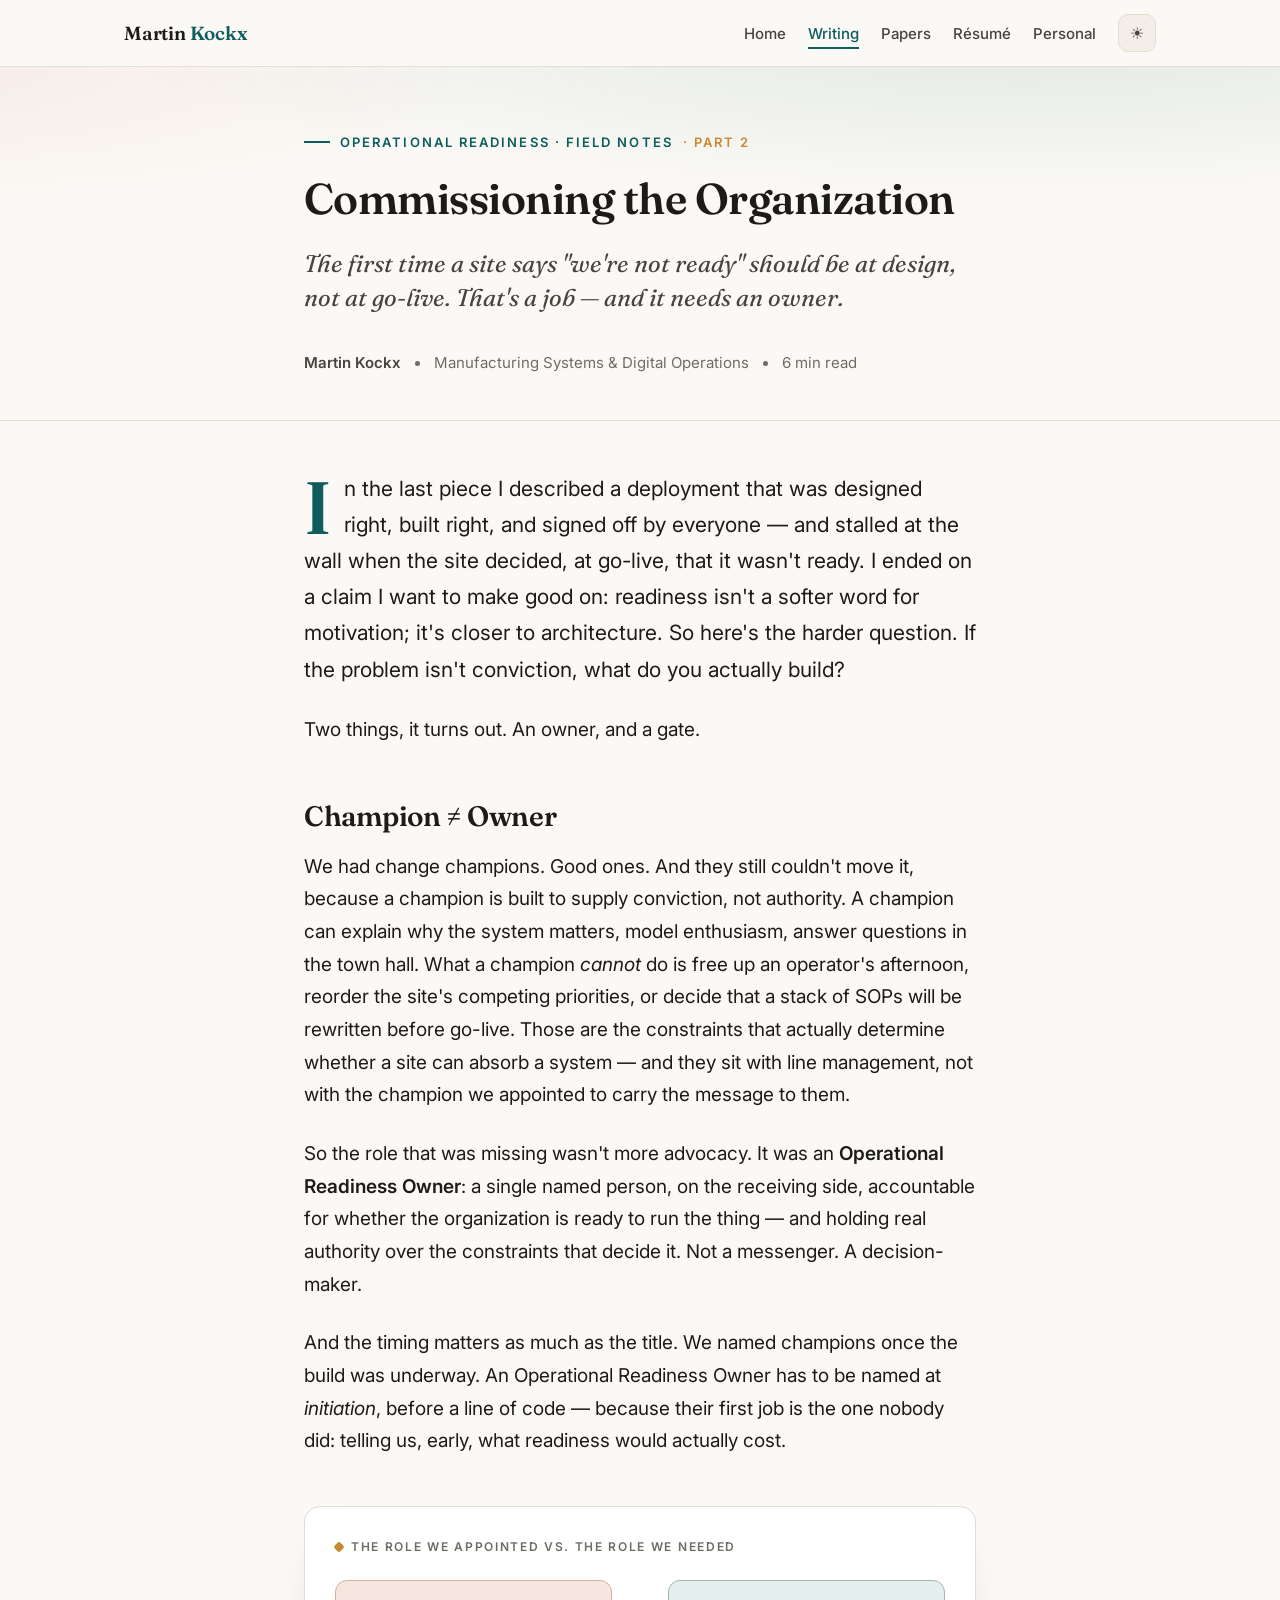
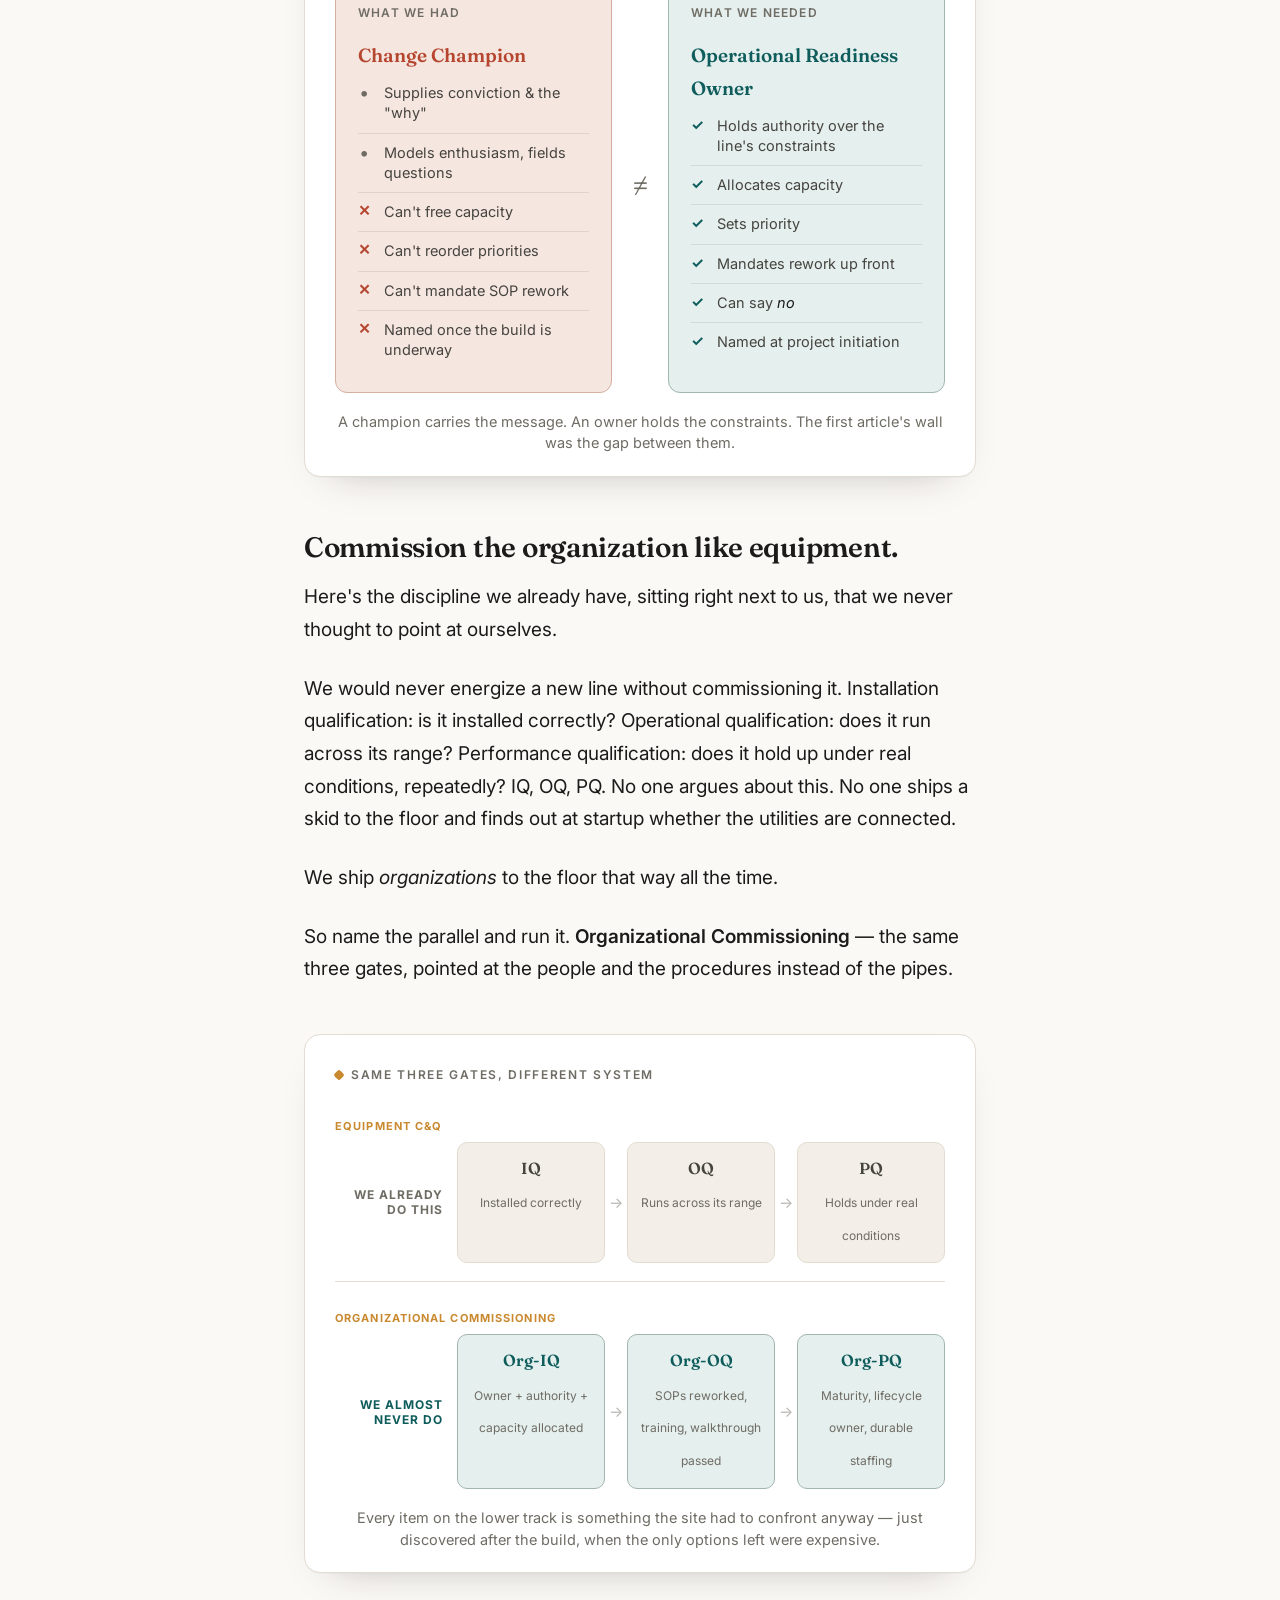
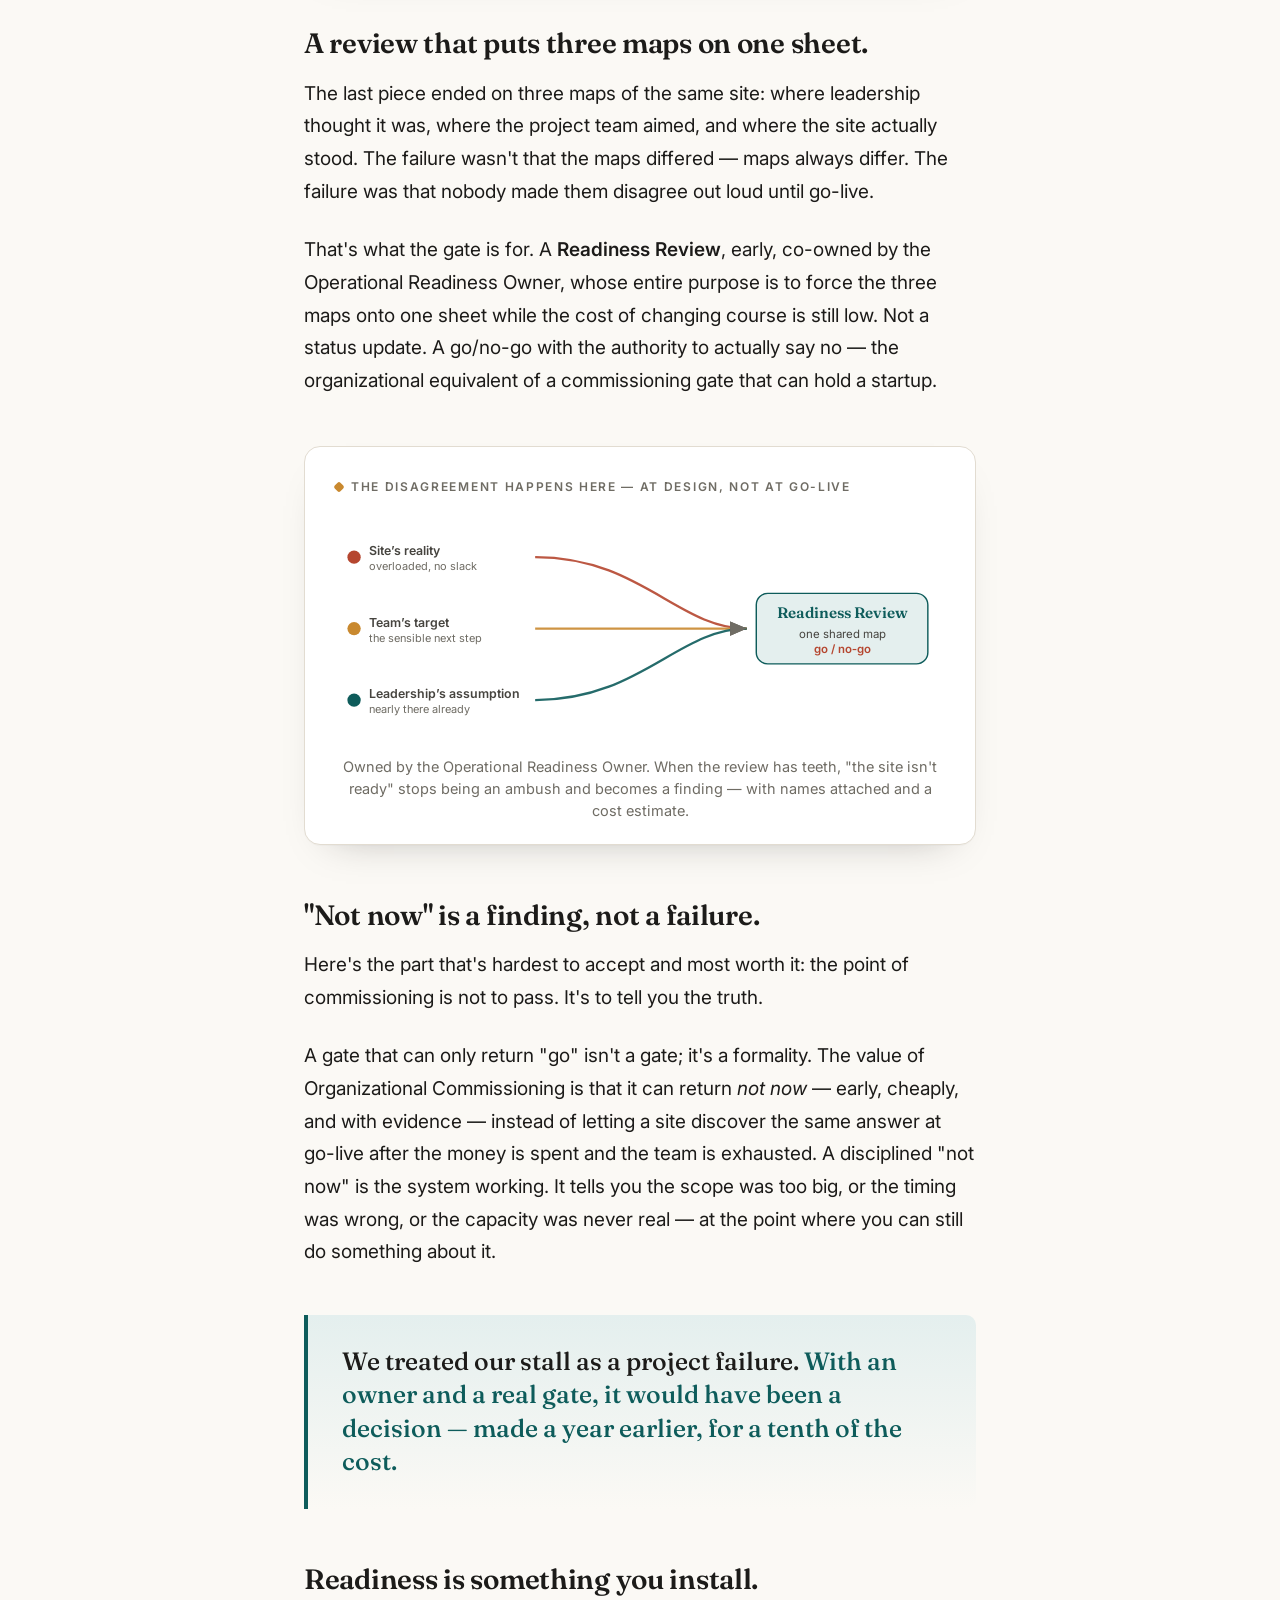
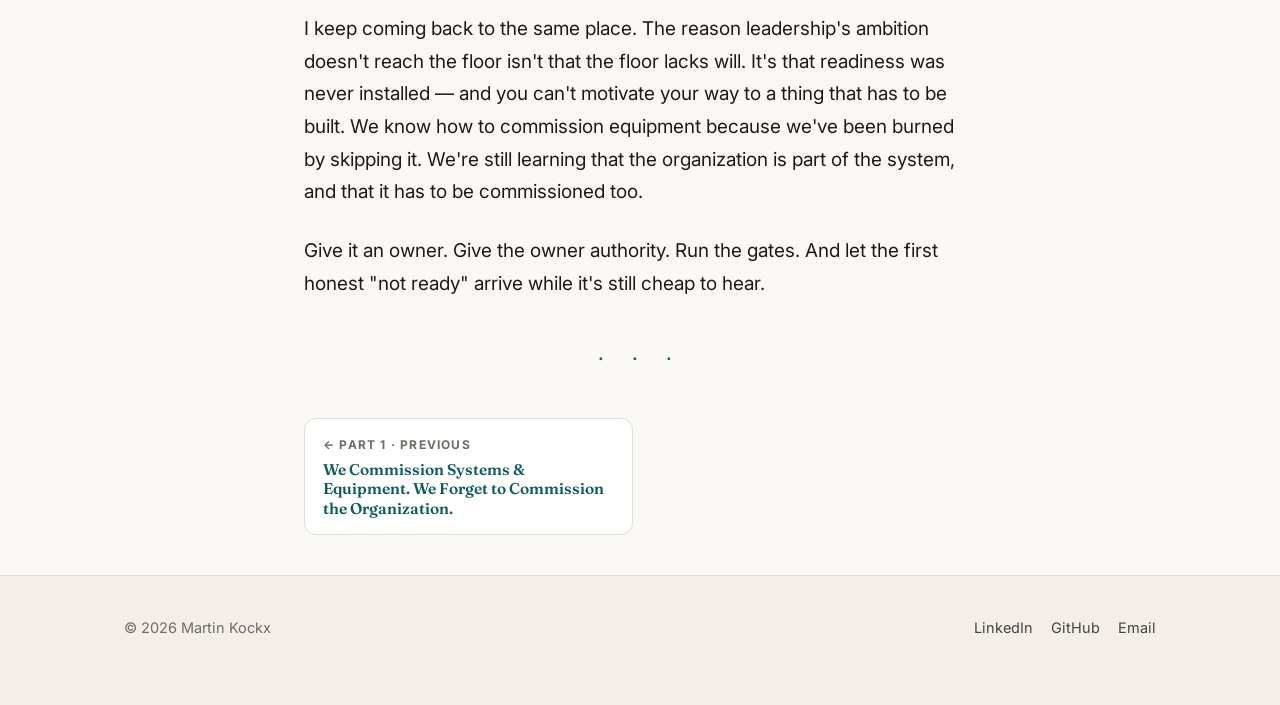
<file: articles/commissioning-the-organization.html>
<!DOCTYPE html>
<html lang="en">
<head>
<meta charset="UTF-8">
<meta name="viewport" content="width=device-width, initial-scale=1.0">
<title>Commissioning the Organization — Martin Kockx</title>
<meta name="description" content="If failed adoption is a readiness problem, here's what you actually build: an Operational Readiness Owner with authority, and a gate that can say 'not now' — Organizational Commissioning.">
<link rel="preconnect" href="https://fonts.googleapis.com">
<link rel="preconnect" href="https://fonts.gstatic.com" crossorigin>
<link href="https://fonts.googleapis.com/css2?family=Fraunces:opsz,wght@9..144,400;9..144,500;9..144,600;9..144,700&family=Inter:wght@300;400;500;600;700&display=swap" rel="stylesheet">
<link rel="stylesheet" href="../assets/site.css">
<script src="../assets/theme.js"></script>
</head>
<body>
<div id="progress"></div>

<nav class="site-nav">
  <div class="bar">
    <a class="brand" href="../index.html">Martin <span class="mk">Kockx</span></a>
    <ul class="nav-links">
      <li><a href="../index.html">Home</a></li>
      <li><a href="index.html" aria-current="page">Writing</a></li>
      <li><a href="../papers/index.html">Papers</a></li>
      <li><a href="../resume/index.html">Résumé</a></li>
      <li><a href="../personal/index.html">Personal</a></li>
      <li>
        <button class="theme-toggle" aria-label="Toggle light/dark theme" title="Toggle theme">
          <span class="sun">☀</span><span class="moon">☾</span>
        </button>
      </li>
    </ul>
  </div>
</nav>

<header class="art-hero">
  <div class="wrap">
    <div class="kicker">Operational Readiness · Field Notes <span class="part">· Part 2</span></div>
    <h1>Commissioning the Organization</h1>
    <p class="dek">The first time a site says "we're not ready" should be at design, not at go-live. That's a job — and it needs an owner.</p>
    <div class="byline">
      <strong>Martin Kockx</strong>
      <span class="dot"></span>
      <span>Manufacturing Systems &amp; Digital Operations</span>
      <span class="dot"></span>
      <span>6 min read</span>
    </div>
  </div>
</header>

<div class="wrap">
<article>

  <p class="lead">In the last piece I described a deployment that was designed right, built right, and signed off by everyone — and stalled at the wall when the site decided, at go-live, that it wasn't ready. I ended on a claim I want to make good on: readiness isn't a softer word for motivation; it's closer to architecture. So here's the harder question. If the problem isn't conviction, what do you actually build?</p>

  <p>Two things, it turns out. An owner, and a gate.</p>

  <h2 class="section">Champion ≠ Owner</h2>

  <p>We had change champions. Good ones. And they still couldn't move it, because a champion is built to supply conviction, not authority. A champion can explain why the system matters, model enthusiasm, answer questions in the town hall. What a champion <em>cannot</em> do is free up an operator's afternoon, reorder the site's competing priorities, or decide that a stack of SOPs will be rewritten before go-live. Those are the constraints that actually determine whether a site can absorb a system — and they sit with line management, not with the champion we appointed to carry the message to them.</p>

  <p>So the role that was missing wasn't more advocacy. It was an <strong>Operational Readiness Owner</strong>: a single named person, on the receiving side, accountable for whether the organization is ready to run the thing — and holding real authority over the constraints that decide it. Not a messenger. A decision-maker.</p>

  <p>And the timing matters as much as the title. We named champions once the build was underway. An Operational Readiness Owner has to be named at <em>initiation</em>, before a line of code — because their first job is the one nobody did: telling us, early, what readiness would actually cost.</p>

  <figure>
    <div class="figtitle">The role we appointed vs. the role we needed</div>
    <div class="vs">
      <div class="vs-col vs-a">
        <div class="sub">What we had</div>
        <h4>Change Champion</h4>
        <ul>
          <li class="has">Supplies conviction &amp; the "why"</li>
          <li class="has">Models enthusiasm, fields questions</li>
          <li class="no">Can't free capacity</li>
          <li class="no">Can't reorder priorities</li>
          <li class="no">Can't mandate SOP rework</li>
          <li class="no">Named once the build is underway</li>
        </ul>
      </div>
      <div class="vs-mid"><span class="ne">≠</span></div>
      <div class="vs-col vs-b">
        <div class="sub">What we needed</div>
        <h4>Operational Readiness Owner</h4>
        <ul>
          <li class="has">Holds authority over the line's constraints</li>
          <li class="has">Allocates capacity</li>
          <li class="has">Sets priority</li>
          <li class="has">Mandates rework up front</li>
          <li class="has">Can say <em>no</em></li>
          <li class="has">Named at project initiation</li>
        </ul>
      </div>
    </div>
    <figcaption>A champion carries the message. An owner holds the constraints. The first article's wall was the gap between them.</figcaption>
  </figure>

  <h2 class="section">Commission the organization like equipment.</h2>

  <p>Here's the discipline we already have, sitting right next to us, that we never thought to point at ourselves.</p>

  <p>We would never energize a new line without commissioning it. Installation qualification: is it installed correctly? Operational qualification: does it run across its range? Performance qualification: does it hold up under real conditions, repeatedly? IQ, OQ, PQ. No one argues about this. No one ships a skid to the floor and finds out at startup whether the utilities are connected.</p>

  <p>We ship <em>organizations</em> to the floor that way all the time.</p>

  <p>So name the parallel and run it. <strong>Organizational Commissioning</strong> — the same three gates, pointed at the people and the procedures instead of the pipes.</p>

  <figure>
    <div class="figtitle">Same three gates, different system</div>
    <div class="cq">
      <div class="cq-eq">
        <span class="cq-tag">Equipment C&amp;Q</span>
        <div class="cq-row">
          <div class="cq-label">We already<br>do this</div>
          <div class="cq-gates">
            <div class="gate"><span class="g-name">IQ</span><span class="g-desc">Installed correctly</span></div>
            <div class="cq-arrow">→</div>
            <div class="gate"><span class="g-name">OQ</span><span class="g-desc">Runs across its range</span></div>
            <div class="cq-arrow">→</div>
            <div class="gate"><span class="g-name">PQ</span><span class="g-desc">Holds under real conditions</span></div>
          </div>
        </div>
      </div>
      <div class="cq-divider"></div>
      <div class="cq-org">
        <span class="cq-tag">Organizational Commissioning</span>
        <div class="cq-row">
          <div class="cq-label">We almost<br>never do</div>
          <div class="cq-gates">
            <div class="gate"><span class="g-name">Org-IQ</span><span class="g-desc">Owner + authority + capacity allocated</span></div>
            <div class="cq-arrow">→</div>
            <div class="gate"><span class="g-name">Org-OQ</span><span class="g-desc">SOPs reworked, training, walkthrough passed</span></div>
            <div class="cq-arrow">→</div>
            <div class="gate"><span class="g-name">Org-PQ</span><span class="g-desc">Maturity, lifecycle owner, durable staffing</span></div>
          </div>
        </div>
      </div>
    </div>
    <figcaption>Every item on the lower track is something the site had to confront anyway — just discovered after the build, when the only options left were expensive.</figcaption>
  </figure>

  <h2 class="section">A review that puts three maps on one sheet.</h2>

  <p>The last piece ended on three maps of the same site: where leadership thought it was, where the project team aimed, and where the site actually stood. The failure wasn't that the maps differed — maps always differ. The failure was that nobody made them disagree out loud until go-live.</p>

  <p>That's what the gate is for. A <strong>Readiness Review</strong>, early, co-owned by the Operational Readiness Owner, whose entire purpose is to force the three maps onto one sheet while the cost of changing course is still low. Not a status update. A go/no-go with the authority to actually say no — the organizational equivalent of a commissioning gate that can hold a startup.</p>

  <figure>
    <div class="figtitle">The disagreement happens here — at design, not at go-live</div>
    <div class="rr">
      <svg viewBox="0 0 640 230" role="img" aria-label="Three divergent maps converging into one shared map and a go/no-go gate">
        <defs>
          <marker id="ah" markerWidth="9" markerHeight="9" refX="7" refY="3" orient="auto" markerUnits="strokeWidth">
            <path d="M0,0 L7,3 L0,6 Z"></path>
          </marker>
        </defs>
        <g font-family="Inter, sans-serif" font-size="13" font-weight="600">
          <circle class="m-site" cx="20" cy="40" r="7"></circle>
          <text class="t-ink" x="36" y="38">Site&rsquo;s reality</text>
          <text class="t-faint" x="36" y="54" font-weight="400" font-size="11.5">overloaded, no slack</text>

          <circle class="m-team" cx="20" cy="115" r="7"></circle>
          <text class="t-ink" x="36" y="113">Team&rsquo;s target</text>
          <text class="t-faint" x="36" y="129" font-weight="400" font-size="11.5">the sensible next step</text>

          <circle class="m-lead" cx="20" cy="190" r="7"></circle>
          <text class="t-ink" x="36" y="188">Leadership&rsquo;s assumption</text>
          <text class="t-faint" x="36" y="204" font-weight="400" font-size="11.5">nearly there already</text>
        </g>
        <g fill="none" stroke-width="2.5" marker-end="url(#ah)">
          <path class="s-site" d="M210,40 C320,40 360,115 432,115" opacity="0.9"></path>
          <path class="s-team" d="M210,115 L432,115" opacity="0.9"></path>
          <path class="s-lead" d="M210,190 C320,190 360,115 432,115" opacity="0.9"></path>
        </g>
        <g>
          <rect class="gate-box" x="442" y="78" width="180" height="74" rx="12" stroke-width="1.5"></rect>
          <text class="t-accent" x="532" y="104" text-anchor="middle" font-family="Fraunces, serif" font-size="16" font-weight="600">Readiness Review</text>
          <text class="t-ink" x="532" y="125" text-anchor="middle" font-family="Inter, sans-serif" font-size="12">one shared map</text>
          <text class="t-warn" x="532" y="141" text-anchor="middle" font-family="Inter, sans-serif" font-size="12" font-weight="600">go / no&dash;go</text>
        </g>
      </svg>
    </div>
    <figcaption>Owned by the Operational Readiness Owner. When the review has teeth, "the site isn't ready" stops being an ambush and becomes a finding — with names attached and a cost estimate.</figcaption>
  </figure>

  <h2 class="section">"Not now" is a finding, not a failure.</h2>

  <p>Here's the part that's hardest to accept and most worth it: the point of commissioning is not to pass. It's to tell you the truth.</p>

  <p>A gate that can only return "go" isn't a gate; it's a formality. The value of Organizational Commissioning is that it can return <em>not now</em> — early, cheaply, and with evidence — instead of letting a site discover the same answer at go-live after the money is spent and the team is exhausted. A disciplined "not now" is the system working. It tells you the scope was too big, or the timing was wrong, or the capacity was never real — at the point where you can still do something about it.</p>

  <div class="pull">We treated our stall as a project failure. <span>With an owner and a real gate, it would have been a decision — made a year earlier, for a tenth of the cost.</span></div>

  <h2 class="section">Readiness is something you install.</h2>

  <p>I keep coming back to the same place. The reason leadership's ambition doesn't reach the floor isn't that the floor lacks will. It's that readiness was never installed — and you can't motivate your way to a thing that has to be built. We know how to commission equipment because we've been burned by skipping it. We're still learning that the organization is part of the system, and that it has to be commissioned too.</p>

  <p>Give it an owner. Give the owner authority. Run the gates. And let the first honest "not ready" arrive while it's still cheap to hear.</p>

  <div class="endmark">· · ·</div>

  <nav class="series-nav">
    <a href="we-commission-systems-and-equipment.html">
      <div class="dir">← Part 1 · Previous</div>
      <div class="t">We Commission Systems &amp; Equipment. We Forget to Commission the Organization.</div>
    </a>
    <span></span>
  </nav>

</article>
</div>

<footer class="site-foot">
  <div class="cols">
    <div>© 2026 Martin Kockx</div>
    <div class="links">
      <a href="https://www.linkedin.com/in/martinkockx/" target="_blank" rel="noopener">LinkedIn</a>
      <a href="https://github.com/mkockx" target="_blank" rel="noopener">GitHub</a>
      <a href="mailto:kockx.martin.pub@pm.me">Email</a>
    </div>
  </div>
</footer>

</body>
</html>
</file>
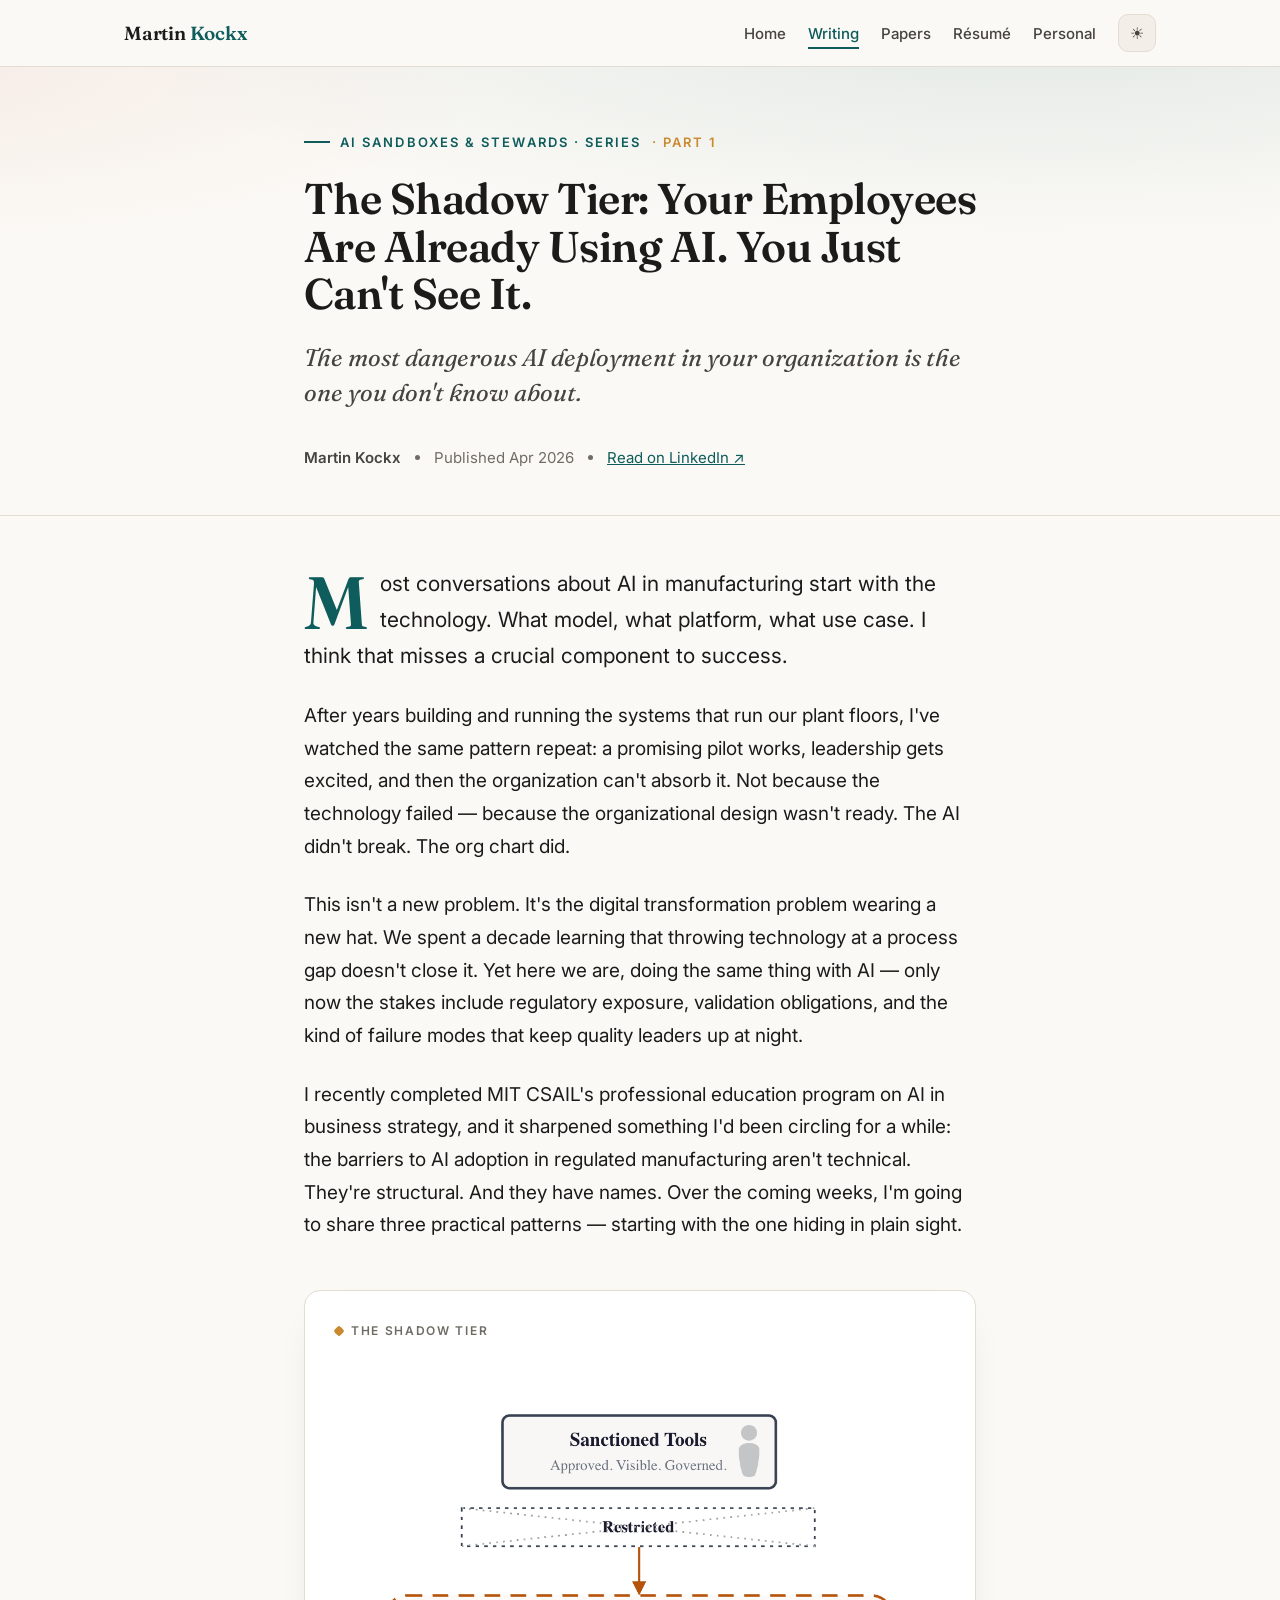
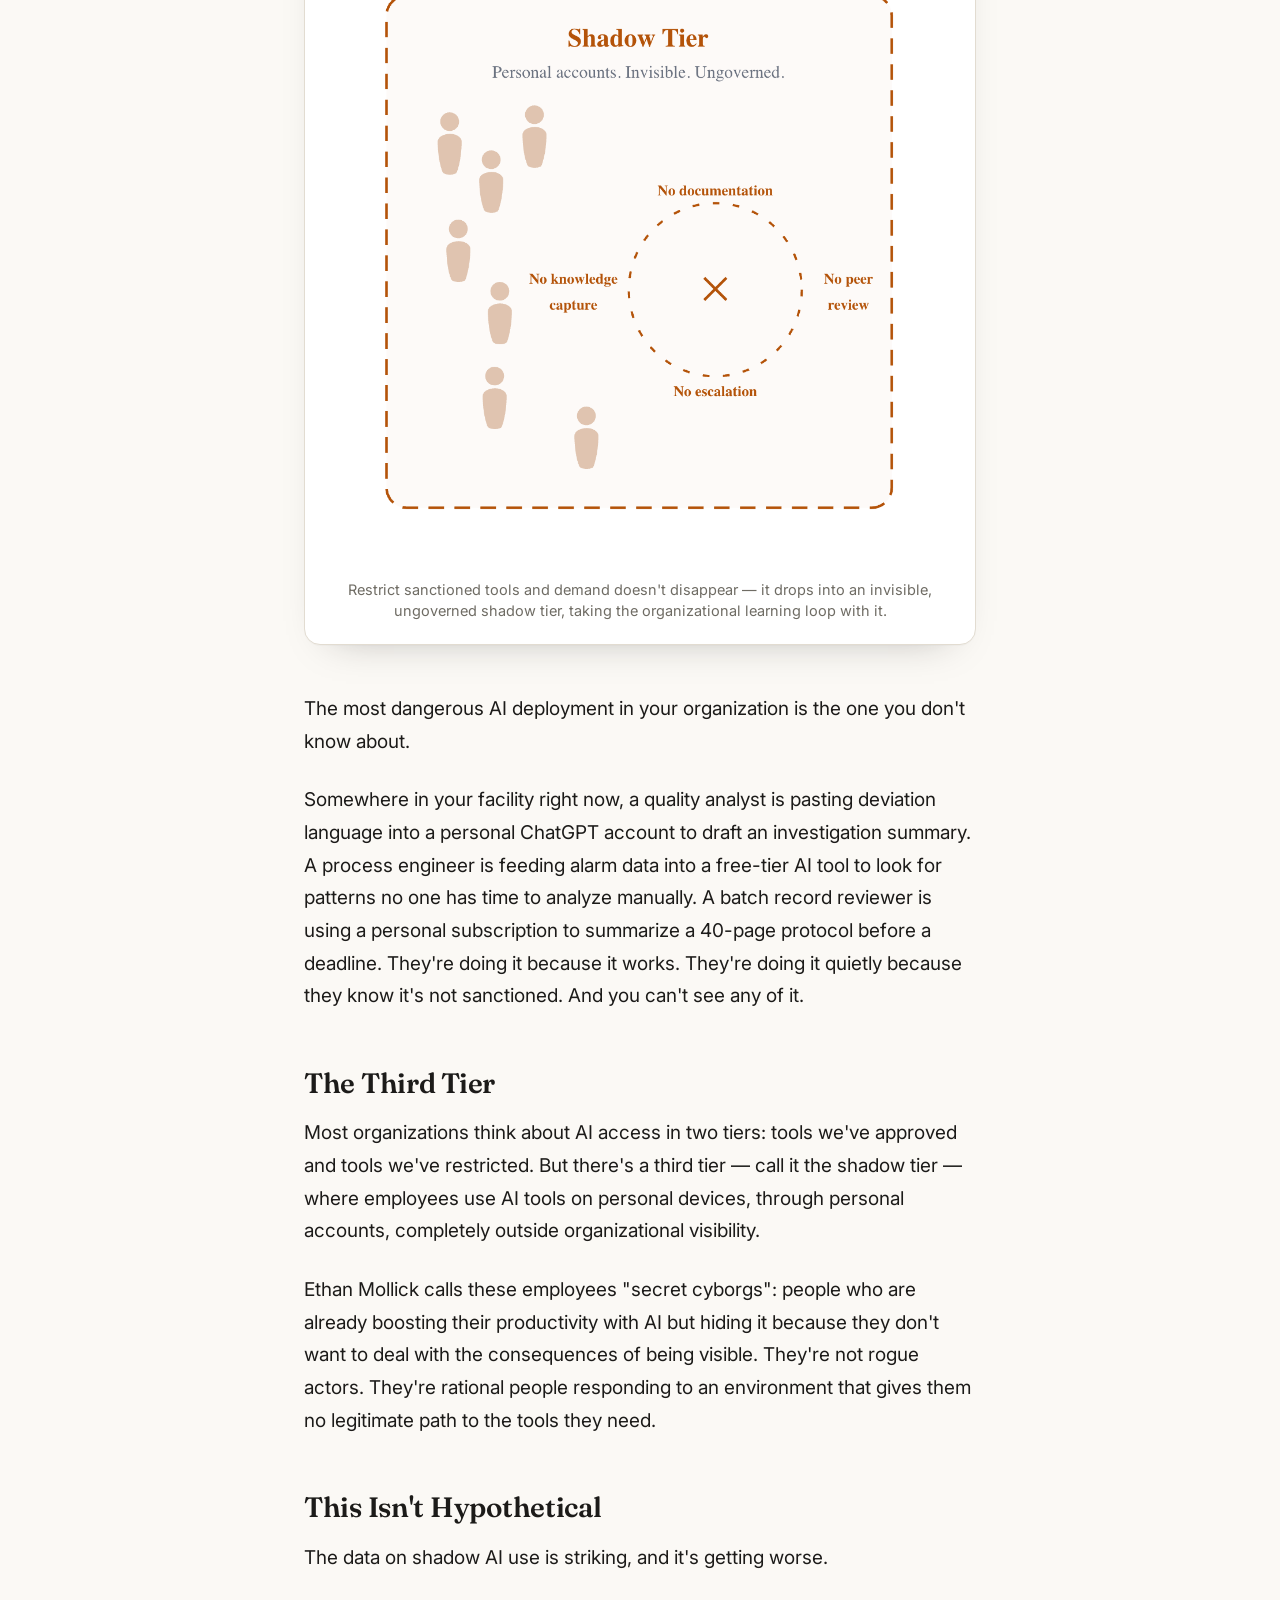
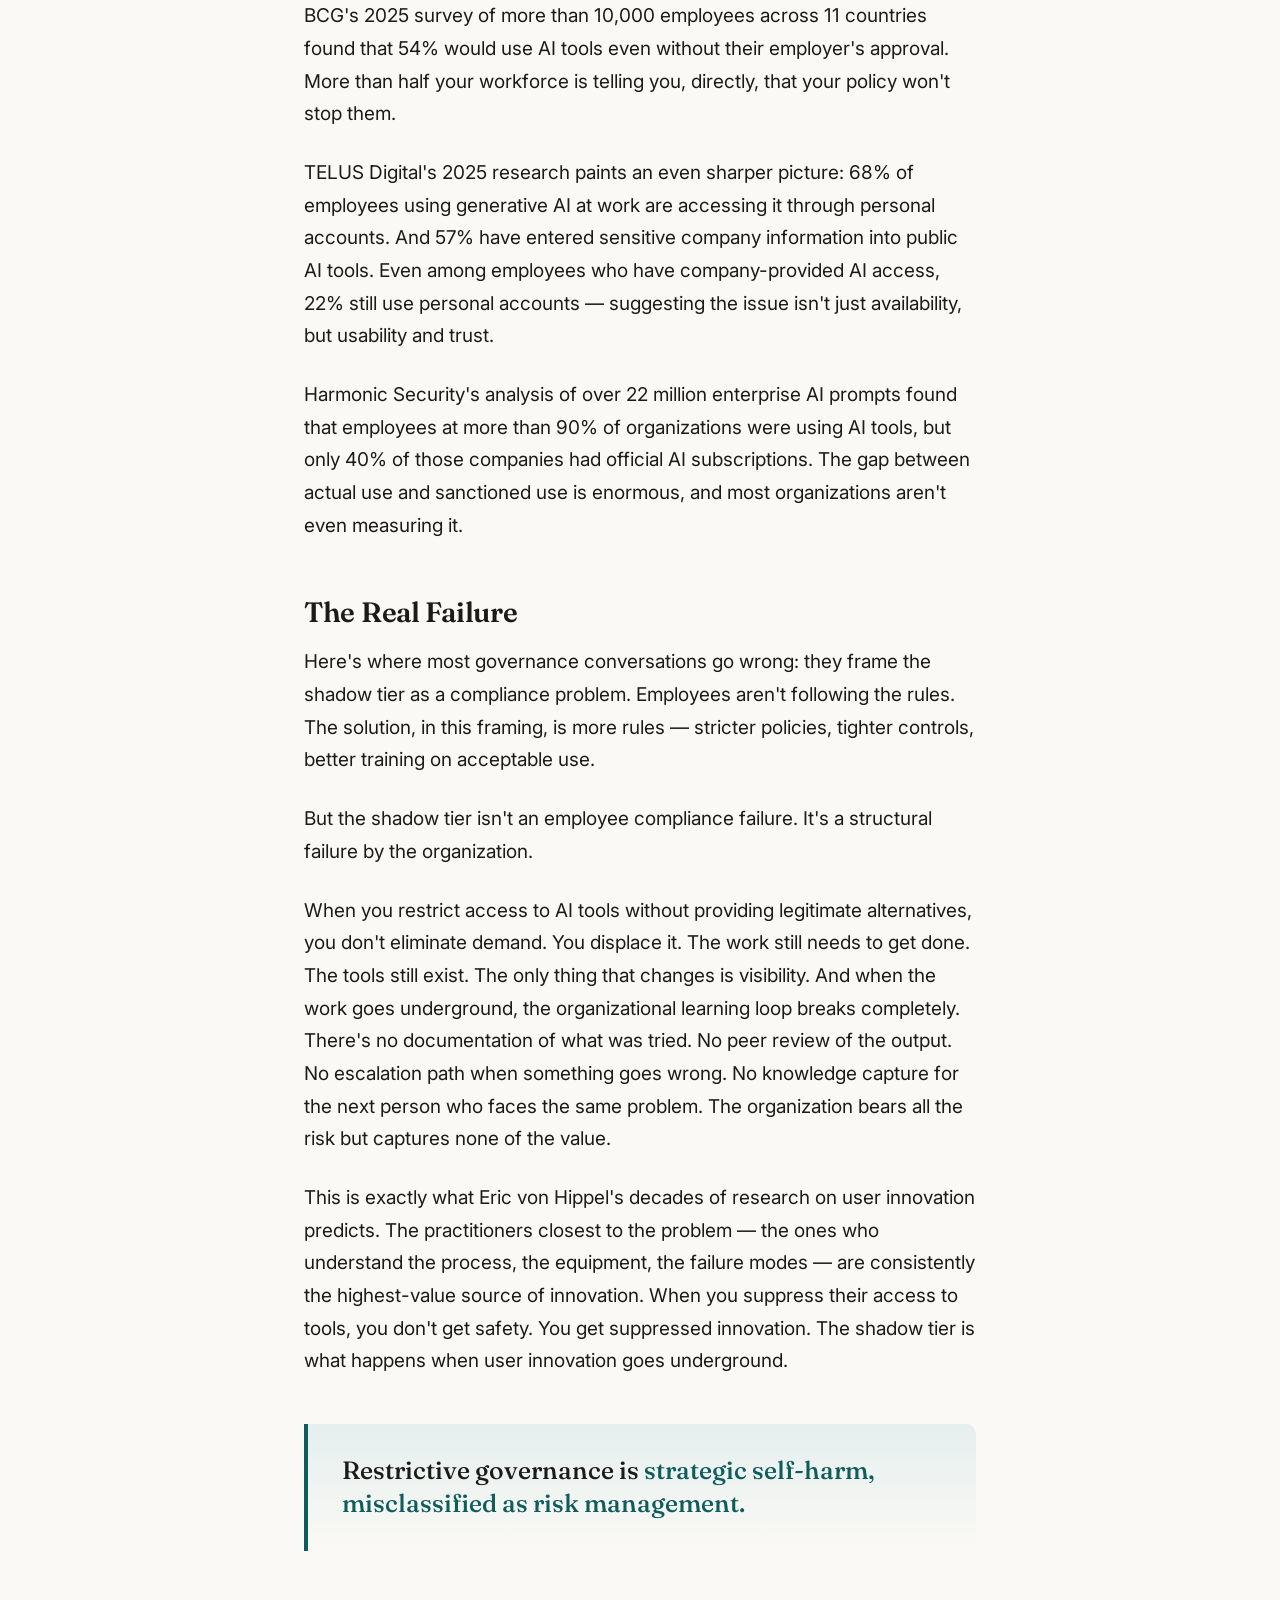
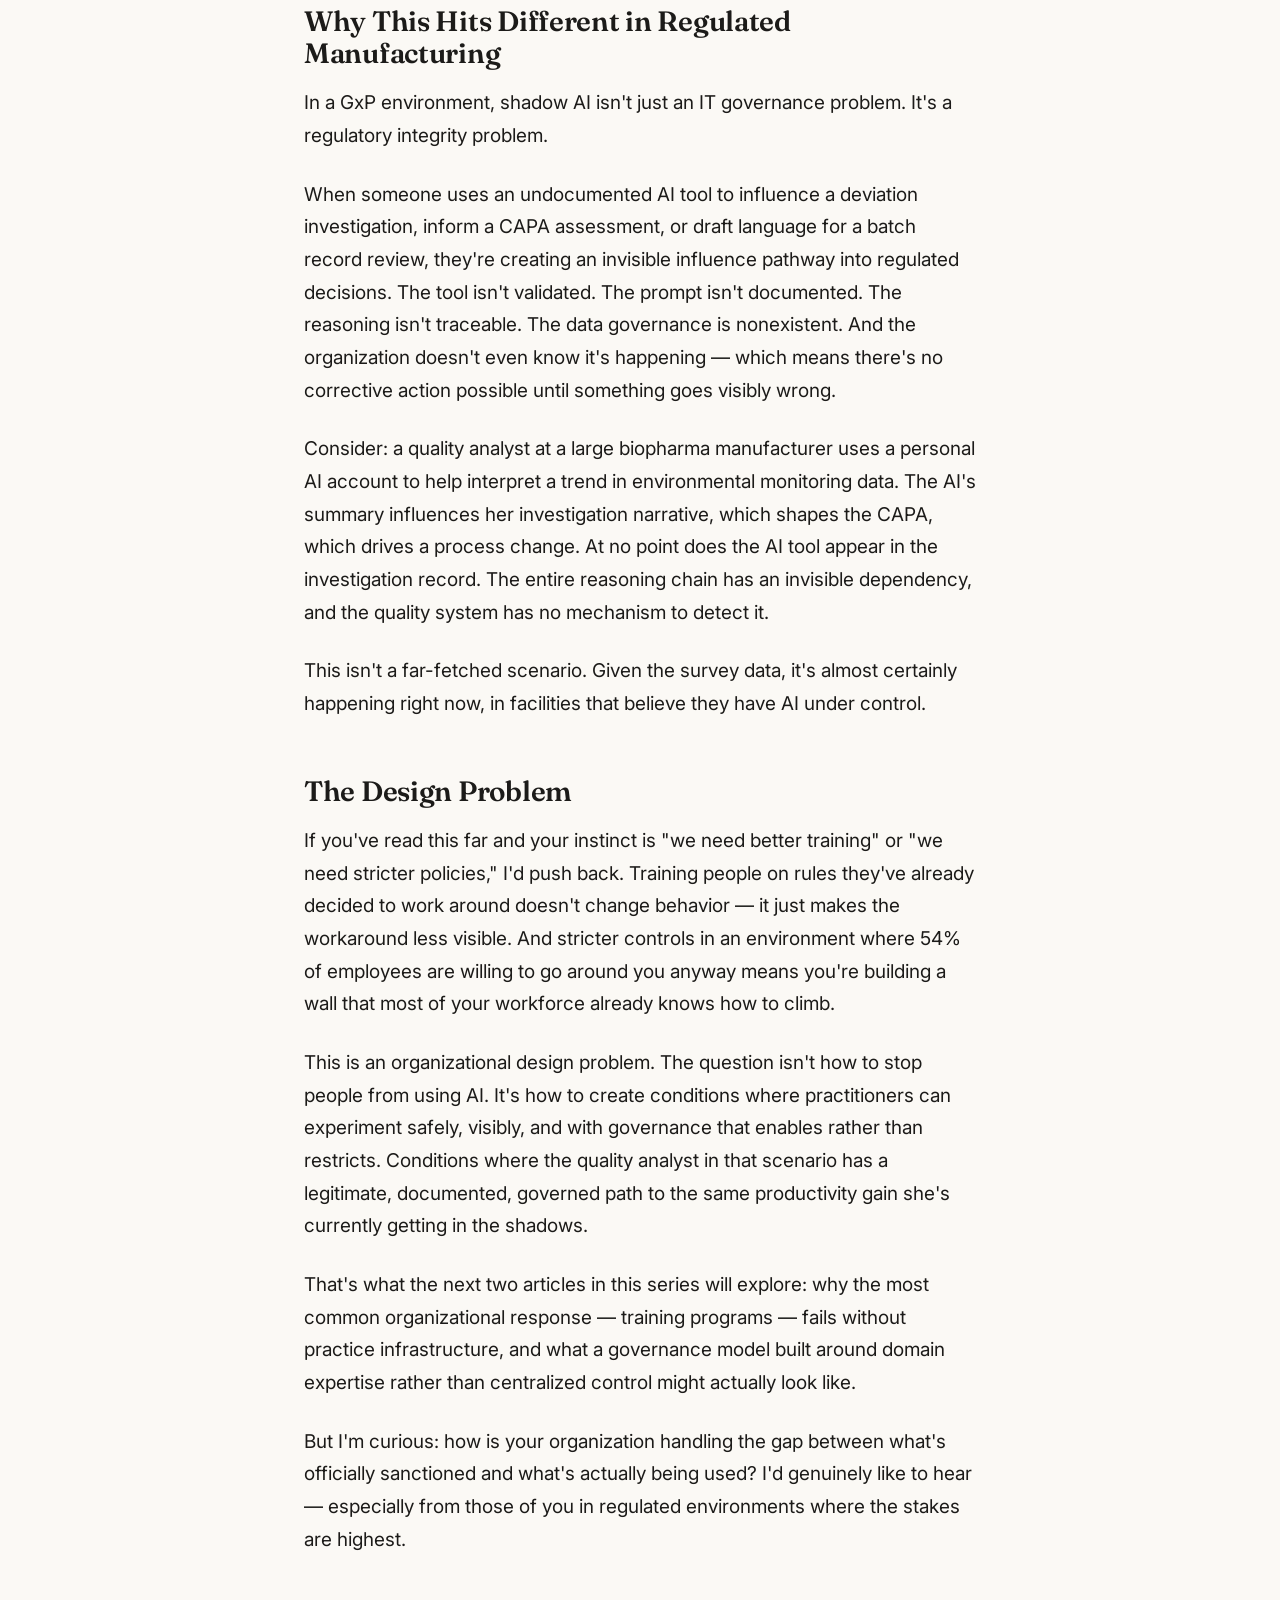
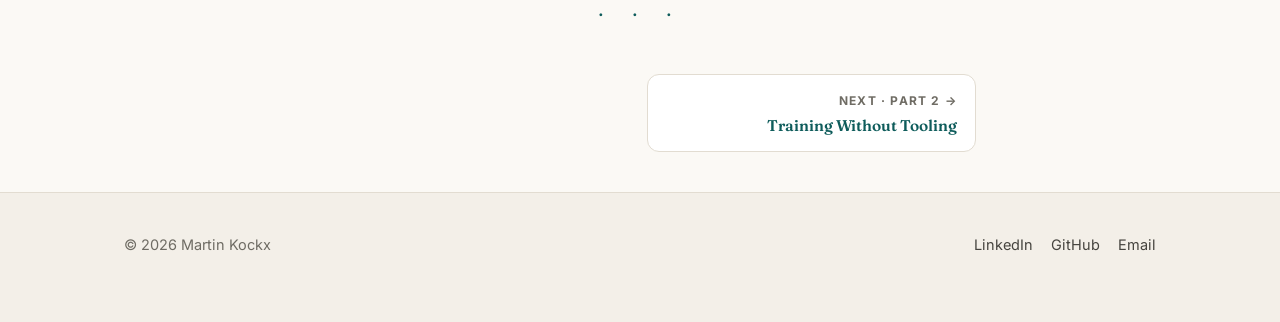
<file: articles/shadow-tier.html>
<!DOCTYPE html>
<html lang="en">
<head>
<meta charset="UTF-8">
<meta name="viewport" content="width=device-width, initial-scale=1.0">
<title>The Shadow Tier: Your Employees Are Already Using AI — Martin Kockx</title>
<meta name="description" content="Most organizations think about AI access in two tiers. There's a third — the shadow tier — and it's a structural failure, not an employee compliance problem.">
<link rel="preconnect" href="https://fonts.googleapis.com">
<link rel="preconnect" href="https://fonts.gstatic.com" crossorigin>
<link href="https://fonts.googleapis.com/css2?family=Fraunces:opsz,wght@9..144,400;9..144,500;9..144,600;9..144,700&family=Inter:wght@300;400;500;600;700&display=swap" rel="stylesheet">
<link rel="stylesheet" href="../assets/site.css">
<script src="../assets/theme.js"></script>
</head>
<body>
<div id="progress"></div>

<nav class="site-nav">
  <div class="bar">
    <a class="brand" href="../index.html">Martin <span class="mk">Kockx</span></a>
    <ul class="nav-links">
      <li><a href="../index.html">Home</a></li>
      <li><a href="index.html" aria-current="page">Writing</a></li>
      <li><a href="../papers/index.html">Papers</a></li>
      <li><a href="../resume/index.html">Résumé</a></li>
      <li><a href="../personal/index.html">Personal</a></li>
      <li>
        <button class="theme-toggle" aria-label="Toggle light/dark theme" title="Toggle theme">
          <span class="sun">☀</span><span class="moon">☾</span>
        </button>
      </li>
    </ul>
  </div>
</nav>

<header class="art-hero">
  <div class="wrap">
    <div class="kicker">AI Sandboxes &amp; Stewards · Series <span class="part">· Part 1</span></div>
    <h1>The Shadow Tier: Your Employees Are Already Using AI. You Just Can't See It.</h1>
    <p class="dek">The most dangerous AI deployment in your organization is the one you don't know about.</p>
    <div class="byline">
      <strong>Martin Kockx</strong>
      <span class="dot"></span>
      <span>Published Apr 2026</span>
      <span class="dot"></span>
      <a href="https://www.linkedin.com/pulse/shadow-tier-your-employees-already-using-ai-you-just-cant-kockx-mf08e" target="_blank" rel="noopener">Read on LinkedIn ↗</a>
    </div>
  </div>
</header>

<div class="wrap">
<article>

  <p class="lead">Most conversations about AI in manufacturing start with the technology. What model, what platform, what use case. I think that misses a crucial component to success.</p>

  <p>After years building and running the systems that run our plant floors, I've watched the same pattern repeat: a promising pilot works, leadership gets excited, and then the organization can't absorb it. Not because the technology failed — because the organizational design wasn't ready. The AI didn't break. The org chart did.</p>

  <p>This isn't a new problem. It's the digital transformation problem wearing a new hat. We spent a decade learning that throwing technology at a process gap doesn't close it. Yet here we are, doing the same thing with AI — only now the stakes include regulatory exposure, validation obligations, and the kind of failure modes that keep quality leaders up at night.</p>

  <p>I recently completed MIT CSAIL's professional education program on AI in business strategy, and it sharpened something I'd been circling for a while: the barriers to AI adoption in regulated manufacturing aren't technical. They're structural. And they have names. Over the coming weeks, I'm going to share three practical patterns — starting with the one hiding in plain sight.</p>

  <figure>
    <div class="figtitle">The shadow tier</div>
    <img class="fig-img on-white" src="../assets/figures/shadow-tier.png" alt="Diagram: restricting sanctioned tools displaces AI use into a shadow tier of personal accounts — invisible, ungoverned, with no documentation, peer review, escalation, or knowledge capture.">
    <figcaption>Restrict sanctioned tools and demand doesn't disappear — it drops into an invisible, ungoverned shadow tier, taking the organizational learning loop with it.</figcaption>
  </figure>

  <p>The most dangerous AI deployment in your organization is the one you don't know about.</p>

  <p>Somewhere in your facility right now, a quality analyst is pasting deviation language into a personal ChatGPT account to draft an investigation summary. A process engineer is feeding alarm data into a free-tier AI tool to look for patterns no one has time to analyze manually. A batch record reviewer is using a personal subscription to summarize a 40-page protocol before a deadline. They're doing it because it works. They're doing it quietly because they know it's not sanctioned. And you can't see any of it.</p>

  <h2 class="section">The Third Tier</h2>

  <p>Most organizations think about AI access in two tiers: tools we've approved and tools we've restricted. But there's a third tier — call it the shadow tier — where employees use AI tools on personal devices, through personal accounts, completely outside organizational visibility.</p>

  <p>Ethan Mollick calls these employees "secret cyborgs": people who are already boosting their productivity with AI but hiding it because they don't want to deal with the consequences of being visible. They're not rogue actors. They're rational people responding to an environment that gives them no legitimate path to the tools they need.</p>

  <h2 class="section">This Isn't Hypothetical</h2>

  <p>The data on shadow AI use is striking, and it's getting worse.</p>

  <p>BCG's 2025 survey of more than 10,000 employees across 11 countries found that 54% would use AI tools even without their employer's approval. More than half your workforce is telling you, directly, that your policy won't stop them.</p>

  <p>TELUS Digital's 2025 research paints an even sharper picture: 68% of employees using generative AI at work are accessing it through personal accounts. And 57% have entered sensitive company information into public AI tools. Even among employees who have company-provided AI access, 22% still use personal accounts — suggesting the issue isn't just availability, but usability and trust.</p>

  <p>Harmonic Security's analysis of over 22 million enterprise AI prompts found that employees at more than 90% of organizations were using AI tools, but only 40% of those companies had official AI subscriptions. The gap between actual use and sanctioned use is enormous, and most organizations aren't even measuring it.</p>

  <h2 class="section">The Real Failure</h2>

  <p>Here's where most governance conversations go wrong: they frame the shadow tier as a compliance problem. Employees aren't following the rules. The solution, in this framing, is more rules — stricter policies, tighter controls, better training on acceptable use.</p>

  <p>But the shadow tier isn't an employee compliance failure. It's a structural failure by the organization.</p>

  <p>When you restrict access to AI tools without providing legitimate alternatives, you don't eliminate demand. You displace it. The work still needs to get done. The tools still exist. The only thing that changes is visibility. And when the work goes underground, the organizational learning loop breaks completely. There's no documentation of what was tried. No peer review of the output. No escalation path when something goes wrong. No knowledge capture for the next person who faces the same problem. The organization bears all the risk but captures none of the value.</p>

  <p>This is exactly what Eric von Hippel's decades of research on user innovation predicts. The practitioners closest to the problem — the ones who understand the process, the equipment, the failure modes — are consistently the highest-value source of innovation. When you suppress their access to tools, you don't get safety. You get suppressed innovation. The shadow tier is what happens when user innovation goes underground.</p>

  <div class="pull">Restrictive governance is <span>strategic self-harm, misclassified as risk management.</span></div>

  <h2 class="section">Why This Hits Different in Regulated Manufacturing</h2>

  <p>In a GxP environment, shadow AI isn't just an IT governance problem. It's a regulatory integrity problem.</p>

  <p>When someone uses an undocumented AI tool to influence a deviation investigation, inform a CAPA assessment, or draft language for a batch record review, they're creating an invisible influence pathway into regulated decisions. The tool isn't validated. The prompt isn't documented. The reasoning isn't traceable. The data governance is nonexistent. And the organization doesn't even know it's happening — which means there's no corrective action possible until something goes visibly wrong.</p>

  <p>Consider: a quality analyst at a large biopharma manufacturer uses a personal AI account to help interpret a trend in environmental monitoring data. The AI's summary influences her investigation narrative, which shapes the CAPA, which drives a process change. At no point does the AI tool appear in the investigation record. The entire reasoning chain has an invisible dependency, and the quality system has no mechanism to detect it.</p>

  <p>This isn't a far-fetched scenario. Given the survey data, it's almost certainly happening right now, in facilities that believe they have AI under control.</p>

  <h2 class="section">The Design Problem</h2>

  <p>If you've read this far and your instinct is "we need better training" or "we need stricter policies," I'd push back. Training people on rules they've already decided to work around doesn't change behavior — it just makes the workaround less visible. And stricter controls in an environment where 54% of employees are willing to go around you anyway means you're building a wall that most of your workforce already knows how to climb.</p>

  <p>This is an organizational design problem. The question isn't how to stop people from using AI. It's how to create conditions where practitioners can experiment safely, visibly, and with governance that enables rather than restricts. Conditions where the quality analyst in that scenario has a legitimate, documented, governed path to the same productivity gain she's currently getting in the shadows.</p>

  <p>That's what the next two articles in this series will explore: why the most common organizational response — training programs — fails without practice infrastructure, and what a governance model built around domain expertise rather than centralized control might actually look like.</p>

  <p>But I'm curious: how is your organization handling the gap between what's officially sanctioned and what's actually being used? I'd genuinely like to hear — especially from those of you in regulated environments where the stakes are highest.</p>

  <div class="endmark">· · ·</div>

  <nav class="series-nav">
    <span></span>
    <a class="next" href="training-without-tooling.html">
      <div class="dir">Next · Part 2 →</div>
      <div class="t">Training Without Tooling</div>
    </a>
  </nav>

</article>
</div>

<footer class="site-foot">
  <div class="cols">
    <div>© 2026 Martin Kockx</div>
    <div class="links">
      <a href="https://www.linkedin.com/in/martinkockx/" target="_blank" rel="noopener">LinkedIn</a>
      <a href="https://github.com/mkockx" target="_blank" rel="noopener">GitHub</a>
      <a href="mailto:kockx.martin.pub@pm.me">Email</a>
    </div>
  </div>
</footer>

</body>
</html>
</file>
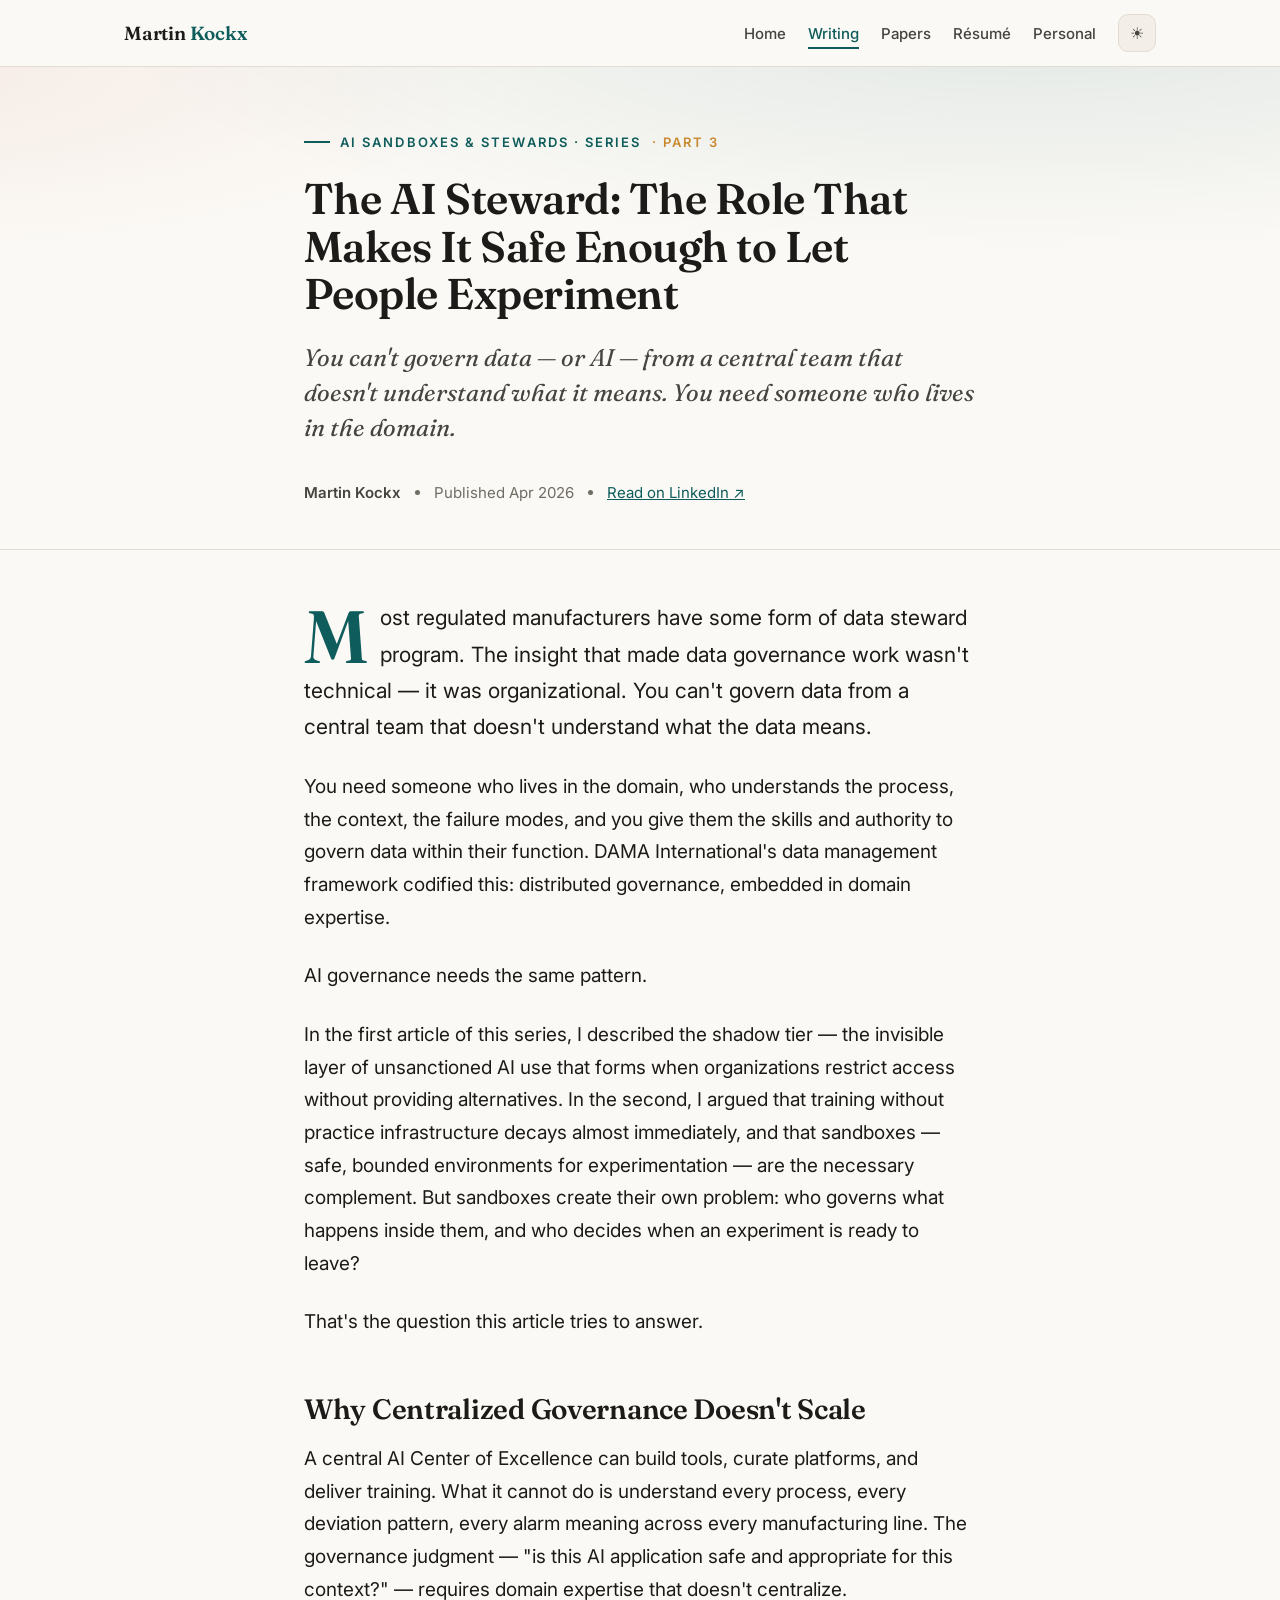
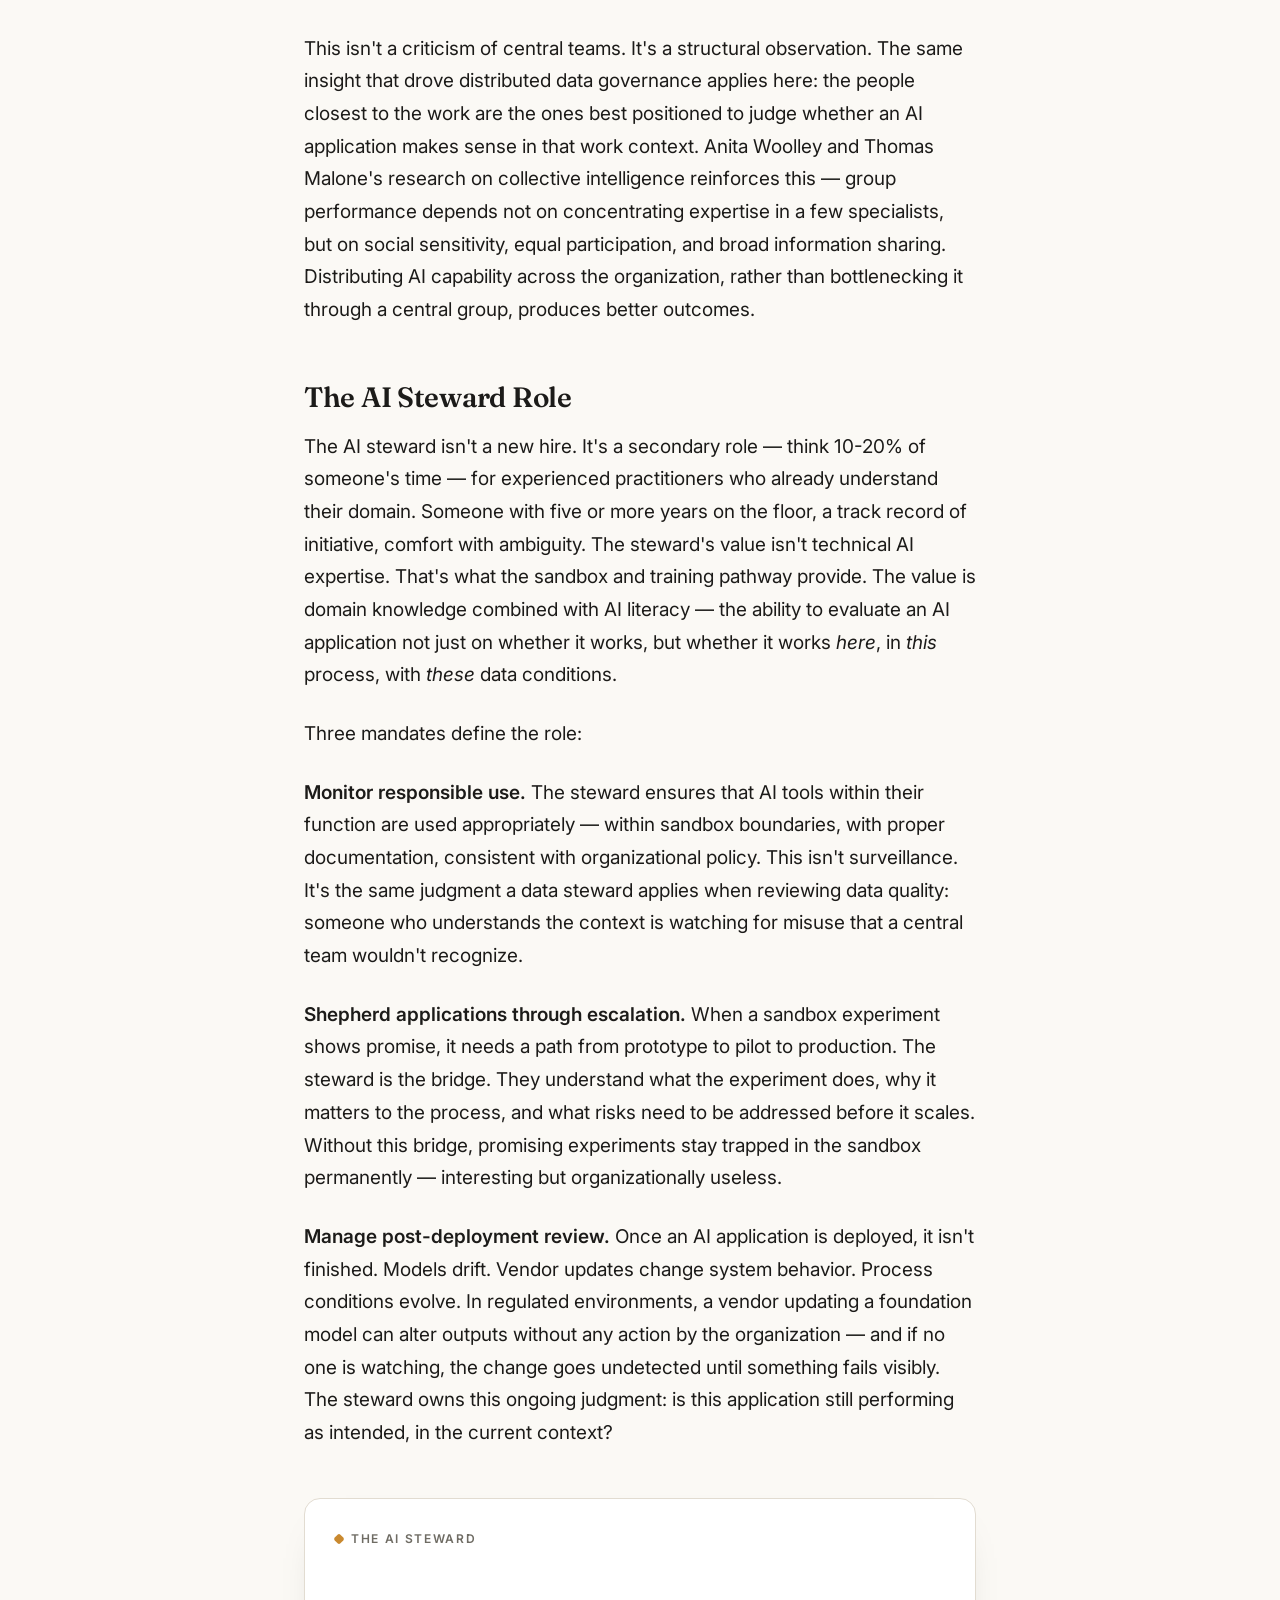
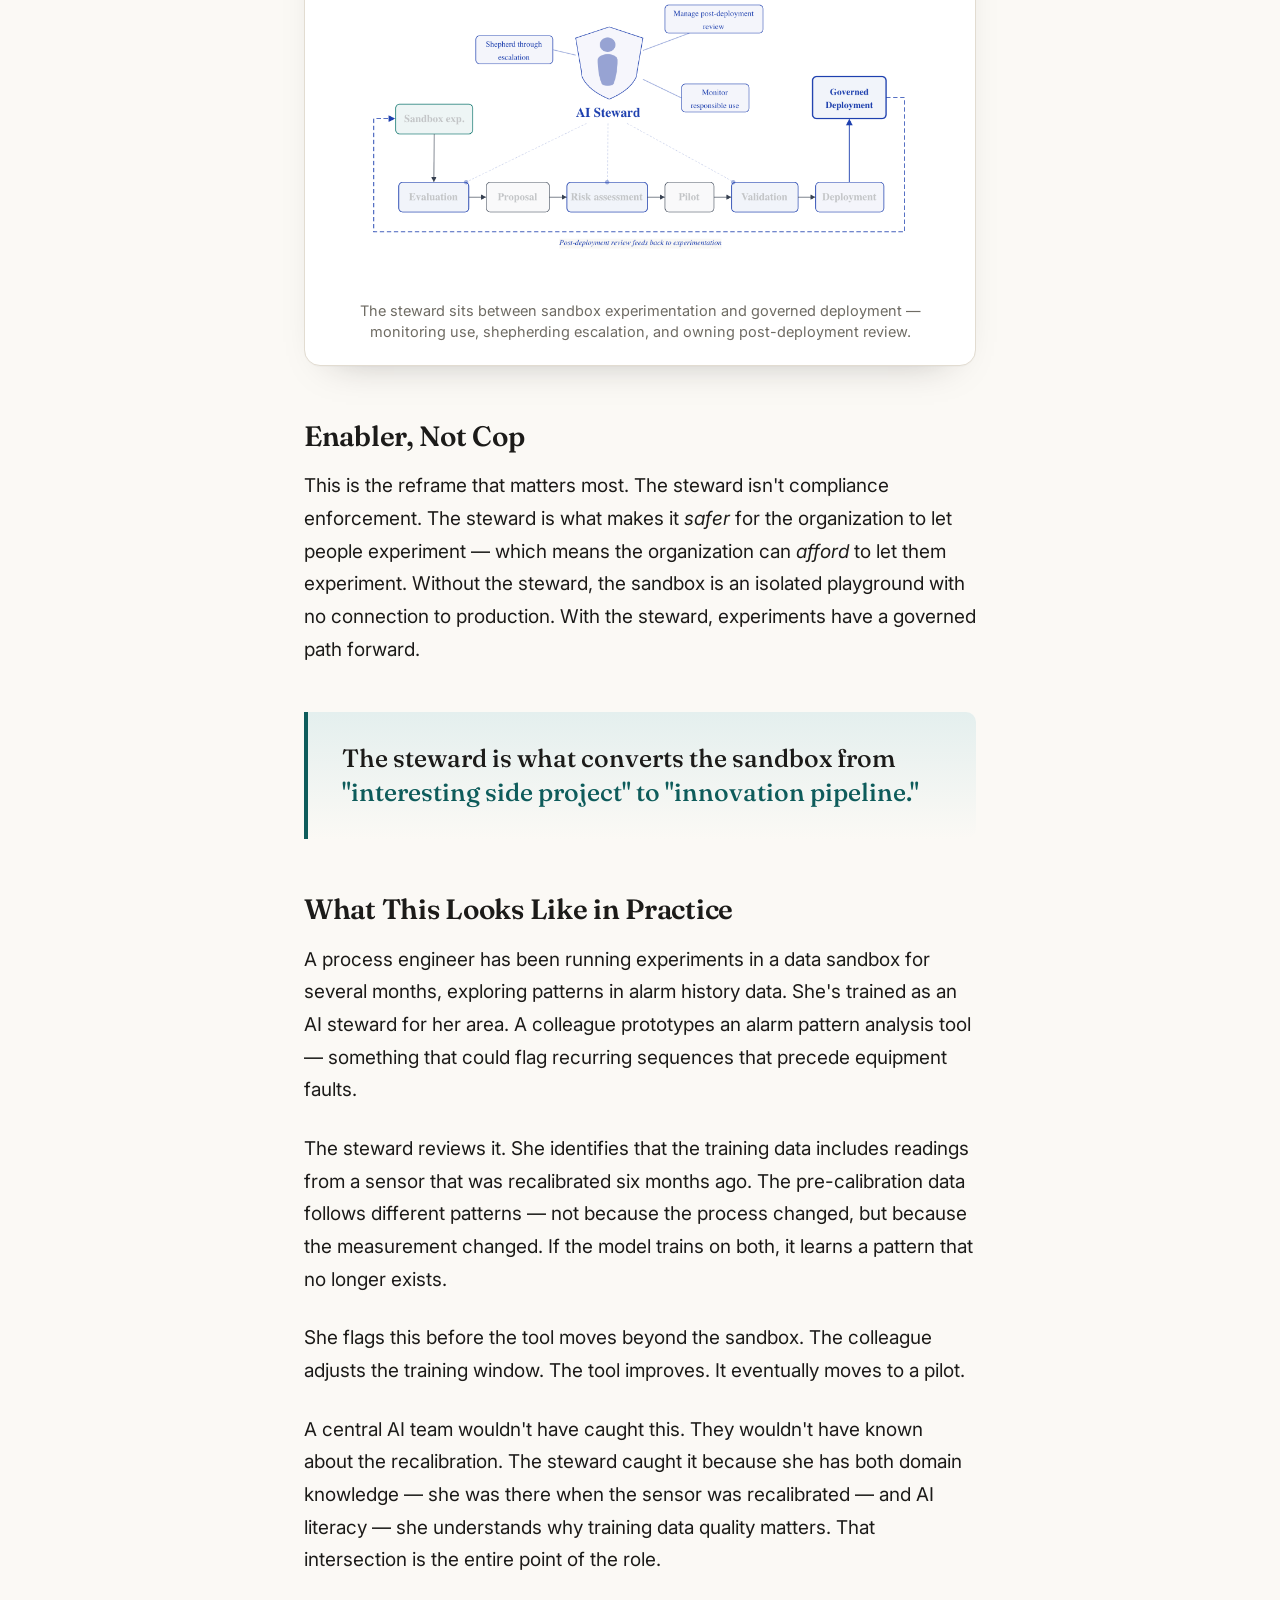
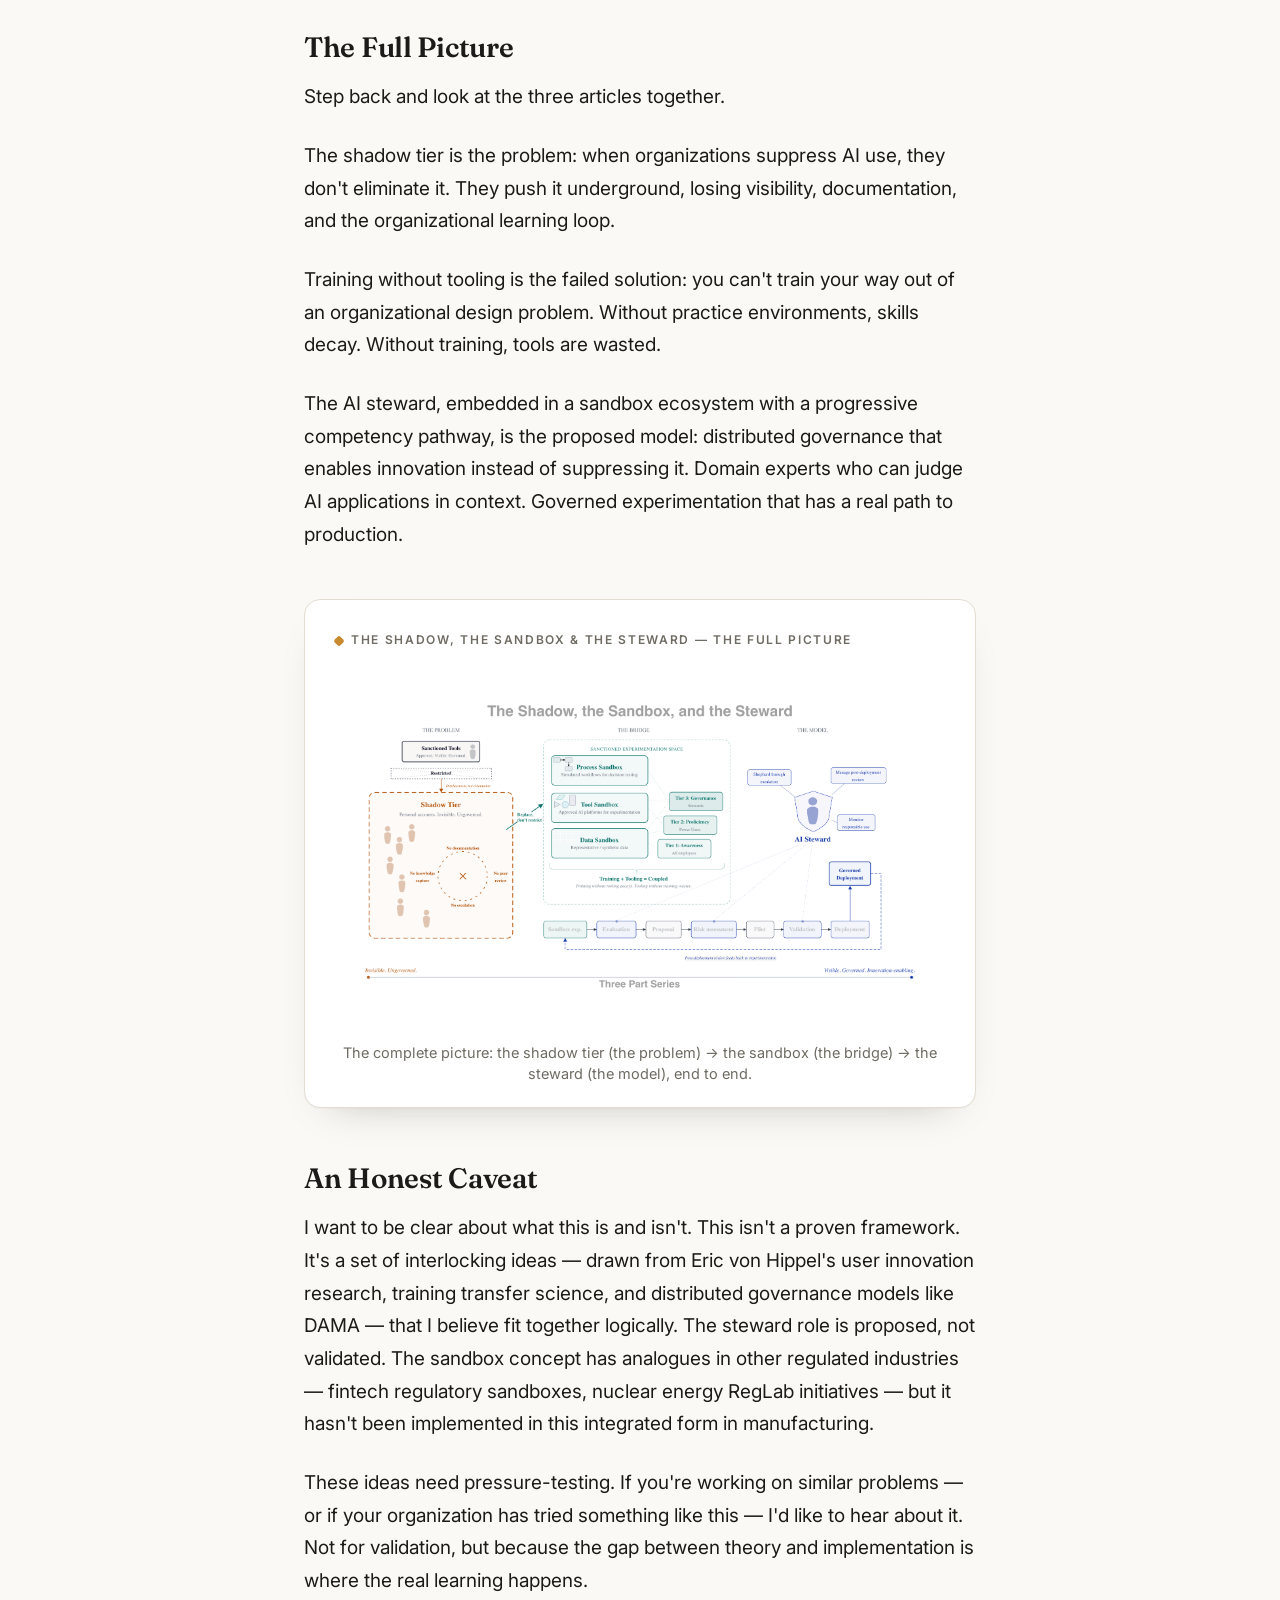
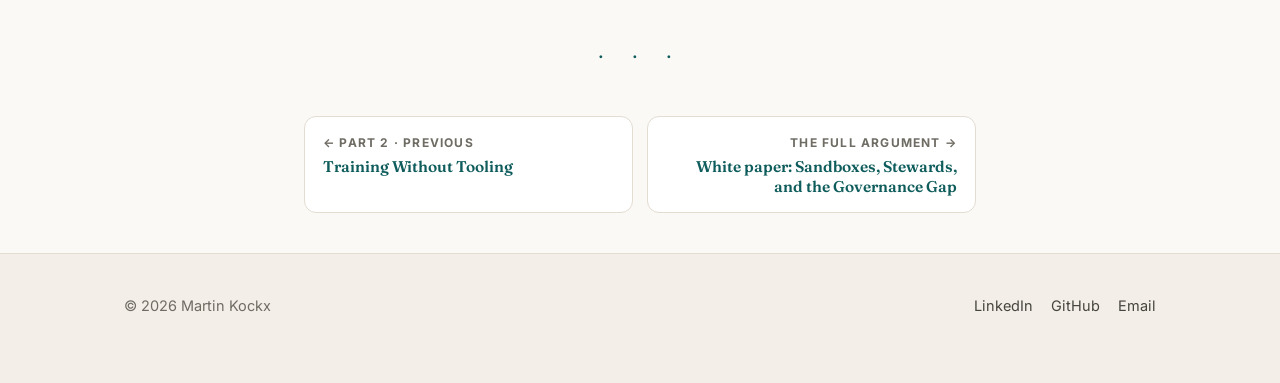
<file: articles/the-ai-steward.html>
<!DOCTYPE html>
<html lang="en">
<head>
<meta charset="UTF-8">
<meta name="viewport" content="width=device-width, initial-scale=1.0">
<title>The AI Steward: The Role That Makes It Safe Enough to Let People Experiment — Martin Kockx</title>
<meta name="description" content="Centralized AI governance doesn't scale across domains it doesn't understand. The AI steward — a named, dual-fluency role embedded in the domain — is what holds the model together.">
<link rel="preconnect" href="https://fonts.googleapis.com">
<link rel="preconnect" href="https://fonts.gstatic.com" crossorigin>
<link href="https://fonts.googleapis.com/css2?family=Fraunces:opsz,wght@9..144,400;9..144,500;9..144,600;9..144,700&family=Inter:wght@300;400;500;600;700&display=swap" rel="stylesheet">
<link rel="stylesheet" href="../assets/site.css">
<script src="../assets/theme.js"></script>
</head>
<body>
<div id="progress"></div>

<nav class="site-nav">
  <div class="bar">
    <a class="brand" href="../index.html">Martin <span class="mk">Kockx</span></a>
    <ul class="nav-links">
      <li><a href="../index.html">Home</a></li>
      <li><a href="index.html" aria-current="page">Writing</a></li>
      <li><a href="../papers/index.html">Papers</a></li>
      <li><a href="../resume/index.html">Résumé</a></li>
      <li><a href="../personal/index.html">Personal</a></li>
      <li>
        <button class="theme-toggle" aria-label="Toggle light/dark theme" title="Toggle theme">
          <span class="sun">☀</span><span class="moon">☾</span>
        </button>
      </li>
    </ul>
  </div>
</nav>

<header class="art-hero">
  <div class="wrap">
    <div class="kicker">AI Sandboxes &amp; Stewards · Series <span class="part">· Part 3</span></div>
    <h1>The AI Steward: The Role That Makes It Safe Enough to Let People Experiment</h1>
    <p class="dek">You can't govern data — or AI — from a central team that doesn't understand what it means. You need someone who lives in the domain.</p>
    <div class="byline">
      <strong>Martin Kockx</strong>
      <span class="dot"></span>
      <span>Published Apr 2026</span>
      <span class="dot"></span>
      <a href="https://www.linkedin.com/pulse/ai-steward-role-makes-safe-enough-let-people-experiment-martin-kockx-smlje" target="_blank" rel="noopener">Read on LinkedIn ↗</a>
    </div>
  </div>
</header>

<div class="wrap">
<article>

  <p class="lead">Most regulated manufacturers have some form of data steward program. The insight that made data governance work wasn't technical — it was organizational. You can't govern data from a central team that doesn't understand what the data means.</p>

  <p>You need someone who lives in the domain, who understands the process, the context, the failure modes, and you give them the skills and authority to govern data within their function. DAMA International's data management framework codified this: distributed governance, embedded in domain expertise.</p>

  <p>AI governance needs the same pattern.</p>

  <p>In the first article of this series, I described the shadow tier — the invisible layer of unsanctioned AI use that forms when organizations restrict access without providing alternatives. In the second, I argued that training without practice infrastructure decays almost immediately, and that sandboxes — safe, bounded environments for experimentation — are the necessary complement. But sandboxes create their own problem: who governs what happens inside them, and who decides when an experiment is ready to leave?</p>

  <p>That's the question this article tries to answer.</p>

  <h2 class="section">Why Centralized Governance Doesn't Scale</h2>

  <p>A central AI Center of Excellence can build tools, curate platforms, and deliver training. What it cannot do is understand every process, every deviation pattern, every alarm meaning across every manufacturing line. The governance judgment — "is this AI application safe and appropriate for this context?" — requires domain expertise that doesn't centralize.</p>

  <p>This isn't a criticism of central teams. It's a structural observation. The same insight that drove distributed data governance applies here: the people closest to the work are the ones best positioned to judge whether an AI application makes sense in that work context. Anita Woolley and Thomas Malone's research on collective intelligence reinforces this — group performance depends not on concentrating expertise in a few specialists, but on social sensitivity, equal participation, and broad information sharing. Distributing AI capability across the organization, rather than bottlenecking it through a central group, produces better outcomes.</p>

  <h2 class="section">The AI Steward Role</h2>

  <p>The AI steward isn't a new hire. It's a secondary role — think 10-20% of someone's time — for experienced practitioners who already understand their domain. Someone with five or more years on the floor, a track record of initiative, comfort with ambiguity. The steward's value isn't technical AI expertise. That's what the sandbox and training pathway provide. The value is domain knowledge combined with AI literacy — the ability to evaluate an AI application not just on whether it works, but whether it works <em>here</em>, in <em>this</em> process, with <em>these</em> data conditions.</p>

  <p>Three mandates define the role:</p>

  <p><strong>Monitor responsible use.</strong> The steward ensures that AI tools within their function are used appropriately — within sandbox boundaries, with proper documentation, consistent with organizational policy. This isn't surveillance. It's the same judgment a data steward applies when reviewing data quality: someone who understands the context is watching for misuse that a central team wouldn't recognize.</p>

  <p><strong>Shepherd applications through escalation.</strong> When a sandbox experiment shows promise, it needs a path from prototype to pilot to production. The steward is the bridge. They understand what the experiment does, why it matters to the process, and what risks need to be addressed before it scales. Without this bridge, promising experiments stay trapped in the sandbox permanently — interesting but organizationally useless.</p>

  <p><strong>Manage post-deployment review.</strong> Once an AI application is deployed, it isn't finished. Models drift. Vendor updates change system behavior. Process conditions evolve. In regulated environments, a vendor updating a foundation model can alter outputs without any action by the organization — and if no one is watching, the change goes undetected until something fails visibly. The steward owns this ongoing judgment: is this application still performing as intended, in the current context?</p>

  <figure>
    <div class="figtitle">The AI steward</div>
    <img class="fig-img on-white" src="../assets/figures/steward.png" alt="Diagram: the AI steward monitors responsible use, shepherds applications through escalation, and manages post-deployment review — bridging sandbox experimentation to governed deployment, with a feedback loop back to experimentation.">
    <figcaption>The steward sits between sandbox experimentation and governed deployment — monitoring use, shepherding escalation, and owning post-deployment review.</figcaption>
  </figure>

  <h2 class="section">Enabler, Not Cop</h2>

  <p>This is the reframe that matters most. The steward isn't compliance enforcement. The steward is what makes it <em>safer</em> for the organization to let people experiment — which means the organization can <em>afford</em> to let them experiment. Without the steward, the sandbox is an isolated playground with no connection to production. With the steward, experiments have a governed path forward.</p>

  <div class="pull">The steward is what converts the sandbox from <span>"interesting side project" to "innovation pipeline."</span></div>

  <h2 class="section">What This Looks Like in Practice</h2>

  <p>A process engineer has been running experiments in a data sandbox for several months, exploring patterns in alarm history data. She's trained as an AI steward for her area. A colleague prototypes an alarm pattern analysis tool — something that could flag recurring sequences that precede equipment faults.</p>

  <p>The steward reviews it. She identifies that the training data includes readings from a sensor that was recalibrated six months ago. The pre-calibration data follows different patterns — not because the process changed, but because the measurement changed. If the model trains on both, it learns a pattern that no longer exists.</p>

  <p>She flags this before the tool moves beyond the sandbox. The colleague adjusts the training window. The tool improves. It eventually moves to a pilot.</p>

  <p>A central AI team wouldn't have caught this. They wouldn't have known about the recalibration. The steward caught it because she has both domain knowledge — she was there when the sensor was recalibrated — and AI literacy — she understands why training data quality matters. That intersection is the entire point of the role.</p>

  <h2 class="section">The Full Picture</h2>

  <p>Step back and look at the three articles together.</p>

  <p>The shadow tier is the problem: when organizations suppress AI use, they don't eliminate it. They push it underground, losing visibility, documentation, and the organizational learning loop.</p>

  <p>Training without tooling is the failed solution: you can't train your way out of an organizational design problem. Without practice environments, skills decay. Without training, tools are wasted.</p>

  <p>The AI steward, embedded in a sandbox ecosystem with a progressive competency pathway, is the proposed model: distributed governance that enables innovation instead of suppressing it. Domain experts who can judge AI applications in context. Governed experimentation that has a real path to production.</p>

  <figure>
    <div class="figtitle">The shadow, the sandbox &amp; the steward — the full picture</div>
    <img class="fig-img on-white" src="../assets/figures/framework-complete.png" alt="Complete framework diagram tying the three parts together: the shadow tier (the problem), the sanctioned experimentation space (the bridge), and the AI steward feeding governed deployment (the model).">
    <figcaption>The complete picture: the shadow tier (the problem) → the sandbox (the bridge) → the steward (the model), end to end.</figcaption>
  </figure>

  <h2 class="section">An Honest Caveat</h2>

  <p>I want to be clear about what this is and isn't. This isn't a proven framework. It's a set of interlocking ideas — drawn from Eric von Hippel's user innovation research, training transfer science, and distributed governance models like DAMA — that I believe fit together logically. The steward role is proposed, not validated. The sandbox concept has analogues in other regulated industries — fintech regulatory sandboxes, nuclear energy RegLab initiatives — but it hasn't been implemented in this integrated form in manufacturing.</p>

  <p>These ideas need pressure-testing. If you're working on similar problems — or if your organization has tried something like this — I'd like to hear about it. Not for validation, but because the gap between theory and implementation is where the real learning happens.</p>

  <div class="endmark">· · ·</div>

  <nav class="series-nav">
    <a href="training-without-tooling.html">
      <div class="dir">← Part 2 · Previous</div>
      <div class="t">Training Without Tooling</div>
    </a>
    <a class="next" href="../papers/index.html">
      <div class="dir">The full argument →</div>
      <div class="t">White paper: Sandboxes, Stewards, and the Governance Gap</div>
    </a>
  </nav>

</article>
</div>

<footer class="site-foot">
  <div class="cols">
    <div>© 2026 Martin Kockx</div>
    <div class="links">
      <a href="https://www.linkedin.com/in/martinkockx/" target="_blank" rel="noopener">LinkedIn</a>
      <a href="https://github.com/mkockx" target="_blank" rel="noopener">GitHub</a>
      <a href="mailto:kockx.martin.pub@pm.me">Email</a>
    </div>
  </div>
</footer>

</body>
</html>
</file>
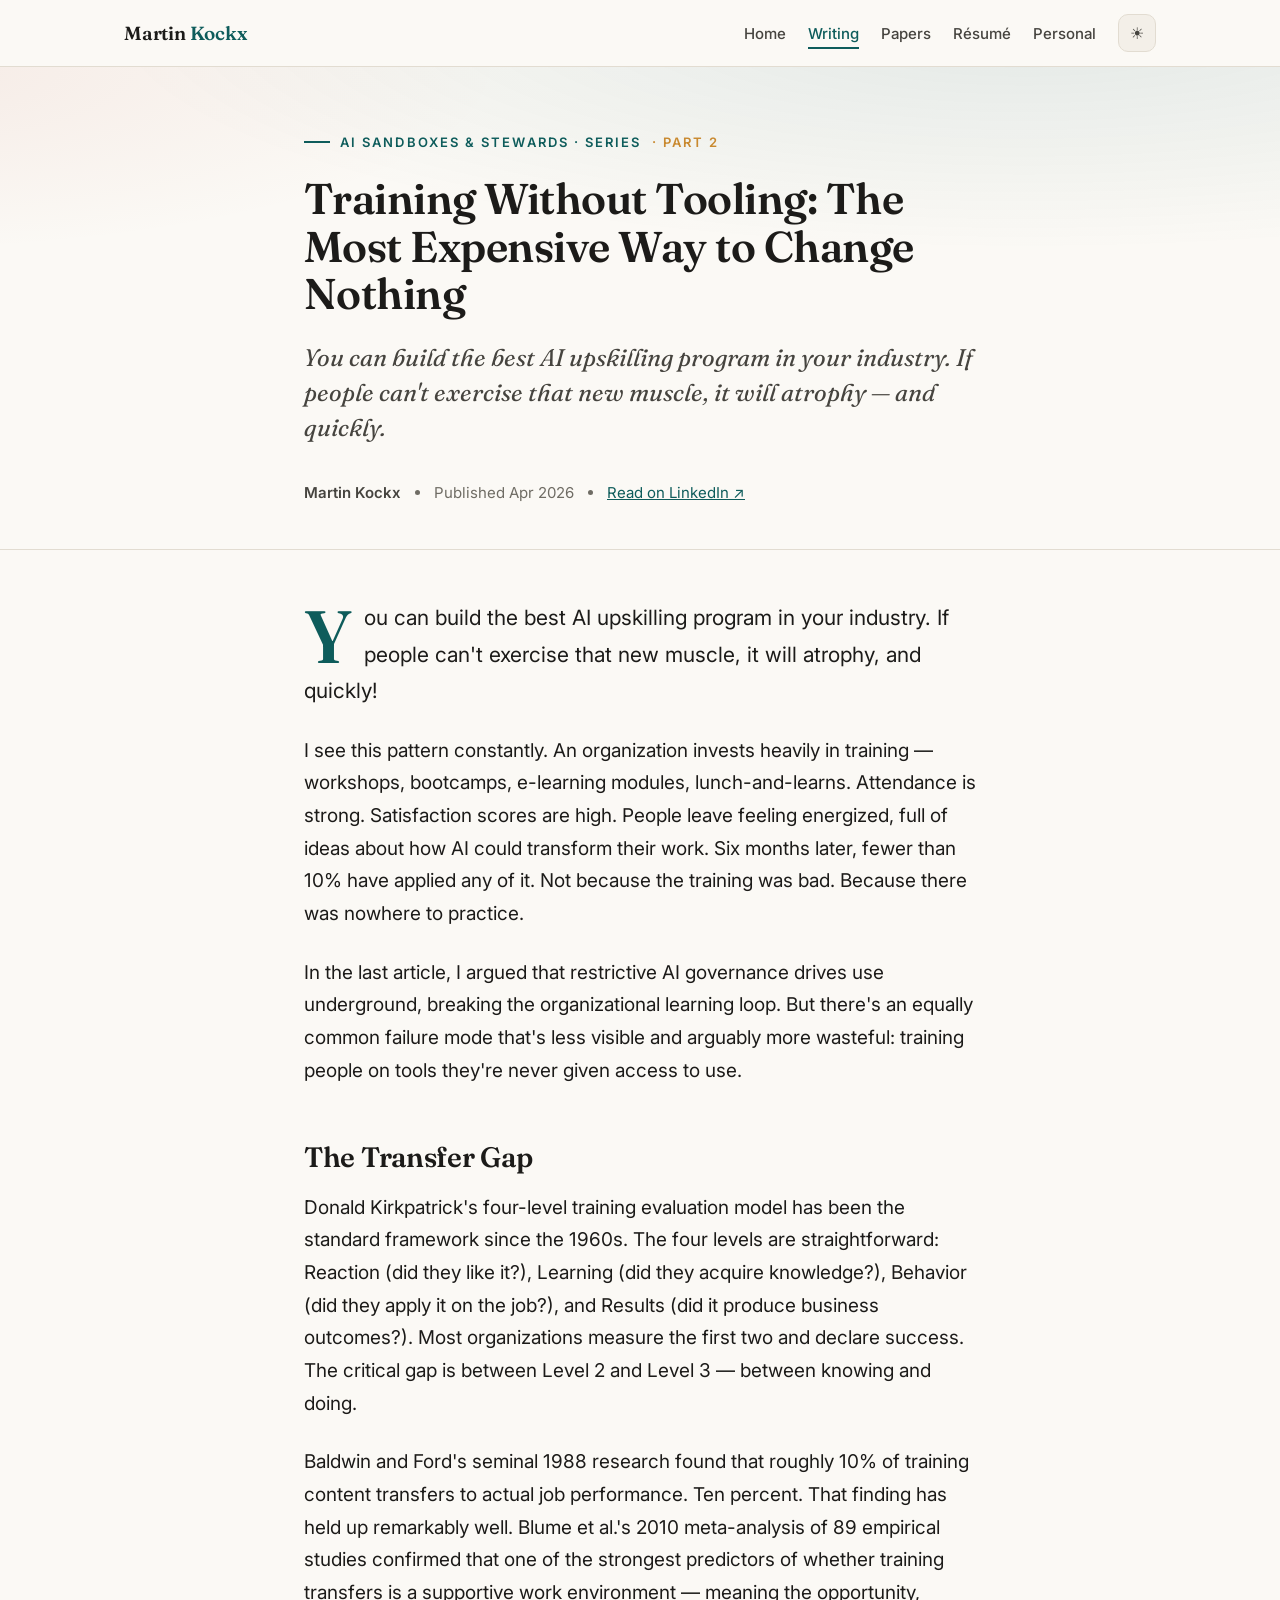
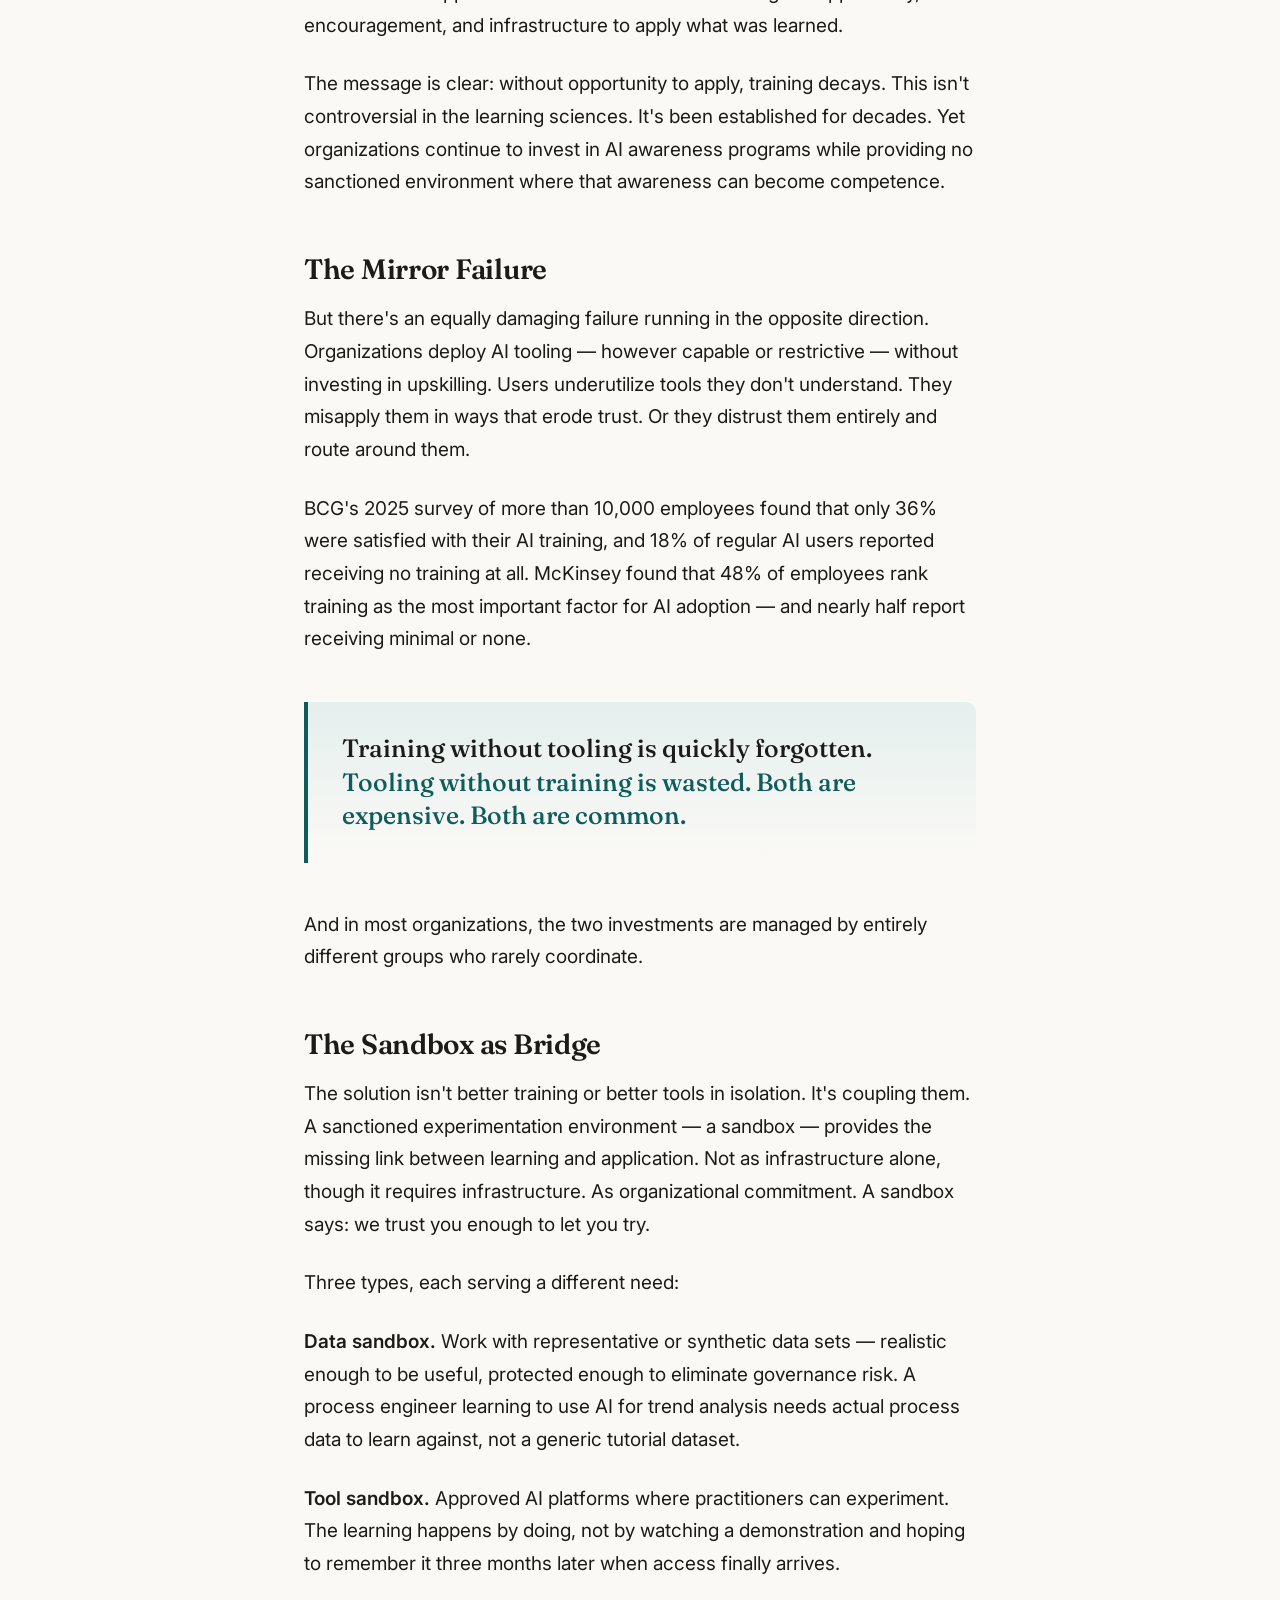
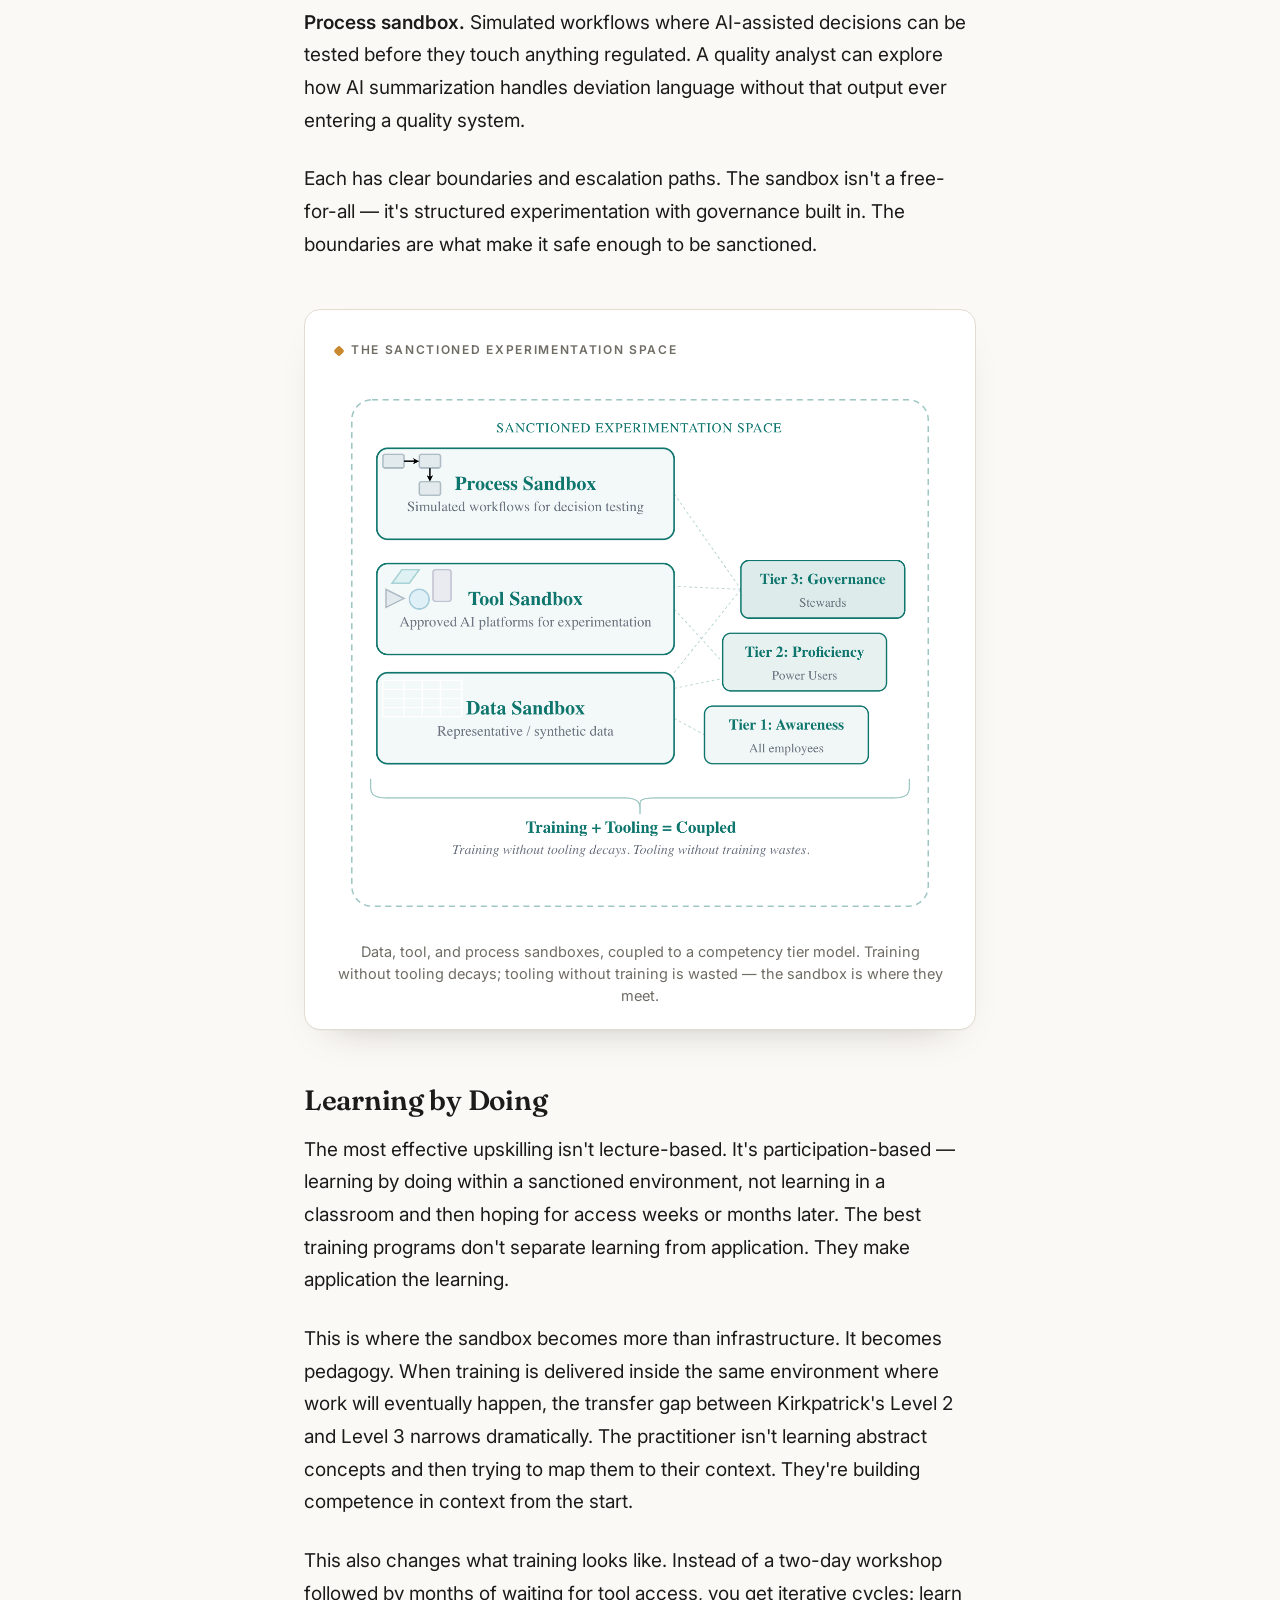
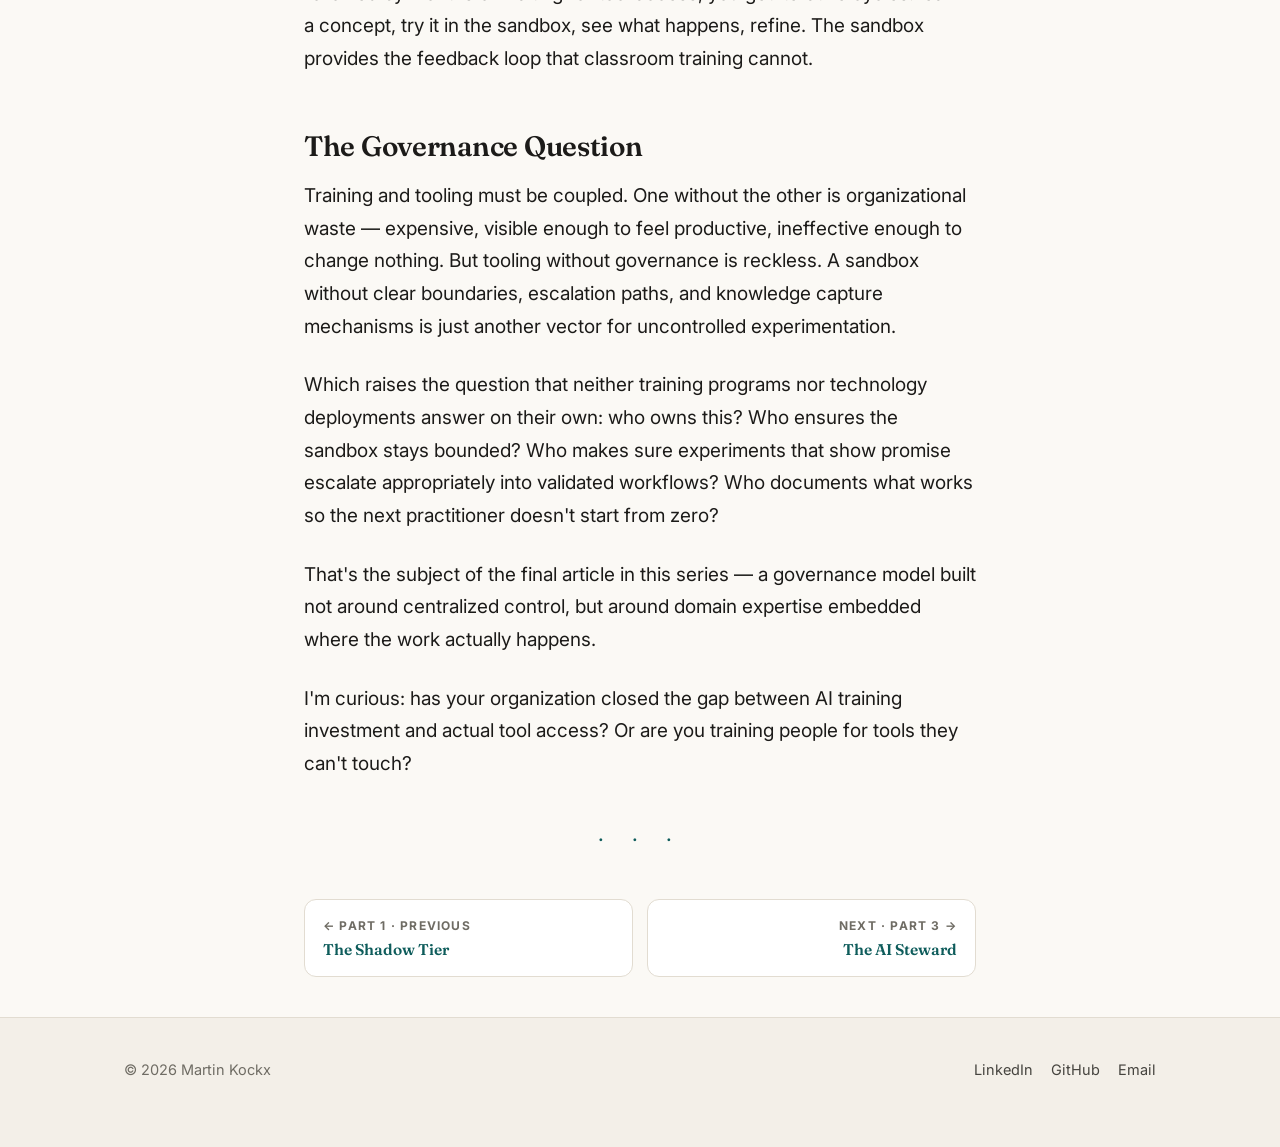
<file: articles/training-without-tooling.html>
<!DOCTYPE html>
<html lang="en">
<head>
<meta charset="UTF-8">
<meta name="viewport" content="width=device-width, initial-scale=1.0">
<title>Training Without Tooling: The Most Expensive Way to Change Nothing — Martin Kockx</title>
<meta name="description" content="Roughly 10% of training transfers to the job. Without a sanctioned environment to practice, AI upskilling decays almost immediately. The sandbox is the missing bridge.">
<link rel="preconnect" href="https://fonts.googleapis.com">
<link rel="preconnect" href="https://fonts.gstatic.com" crossorigin>
<link href="https://fonts.googleapis.com/css2?family=Fraunces:opsz,wght@9..144,400;9..144,500;9..144,600;9..144,700&family=Inter:wght@300;400;500;600;700&display=swap" rel="stylesheet">
<link rel="stylesheet" href="../assets/site.css">
<script src="../assets/theme.js"></script>
</head>
<body>
<div id="progress"></div>

<nav class="site-nav">
  <div class="bar">
    <a class="brand" href="../index.html">Martin <span class="mk">Kockx</span></a>
    <ul class="nav-links">
      <li><a href="../index.html">Home</a></li>
      <li><a href="index.html" aria-current="page">Writing</a></li>
      <li><a href="../papers/index.html">Papers</a></li>
      <li><a href="../resume/index.html">Résumé</a></li>
      <li><a href="../personal/index.html">Personal</a></li>
      <li>
        <button class="theme-toggle" aria-label="Toggle light/dark theme" title="Toggle theme">
          <span class="sun">☀</span><span class="moon">☾</span>
        </button>
      </li>
    </ul>
  </div>
</nav>

<header class="art-hero">
  <div class="wrap">
    <div class="kicker">AI Sandboxes &amp; Stewards · Series <span class="part">· Part 2</span></div>
    <h1>Training Without Tooling: The Most Expensive Way to Change Nothing</h1>
    <p class="dek">You can build the best AI upskilling program in your industry. If people can't exercise that new muscle, it will atrophy — and quickly.</p>
    <div class="byline">
      <strong>Martin Kockx</strong>
      <span class="dot"></span>
      <span>Published Apr 2026</span>
      <span class="dot"></span>
      <a href="https://www.linkedin.com/pulse/training-without-tooling-most-expensive-way-change-nothing-kockx-tckbe" target="_blank" rel="noopener">Read on LinkedIn ↗</a>
    </div>
  </div>
</header>

<div class="wrap">
<article>

  <p class="lead">You can build the best AI upskilling program in your industry. If people can't exercise that new muscle, it will atrophy, and quickly!</p>

  <p>I see this pattern constantly. An organization invests heavily in training — workshops, bootcamps, e-learning modules, lunch-and-learns. Attendance is strong. Satisfaction scores are high. People leave feeling energized, full of ideas about how AI could transform their work. Six months later, fewer than 10% have applied any of it. Not because the training was bad. Because there was nowhere to practice.</p>

  <p>In the last article, I argued that restrictive AI governance drives use underground, breaking the organizational learning loop. But there's an equally common failure mode that's less visible and arguably more wasteful: training people on tools they're never given access to use.</p>

  <h2 class="section">The Transfer Gap</h2>

  <p>Donald Kirkpatrick's four-level training evaluation model has been the standard framework since the 1960s. The four levels are straightforward: Reaction (did they like it?), Learning (did they acquire knowledge?), Behavior (did they apply it on the job?), and Results (did it produce business outcomes?). Most organizations measure the first two and declare success. The critical gap is between Level 2 and Level 3 — between knowing and doing.</p>

  <p>Baldwin and Ford's seminal 1988 research found that roughly 10% of training content transfers to actual job performance. Ten percent. That finding has held up remarkably well. Blume et al.'s 2010 meta-analysis of 89 empirical studies confirmed that one of the strongest predictors of whether training transfers is a supportive work environment — meaning the opportunity, encouragement, and infrastructure to apply what was learned.</p>

  <p>The message is clear: without opportunity to apply, training decays. This isn't controversial in the learning sciences. It's been established for decades. Yet organizations continue to invest in AI awareness programs while providing no sanctioned environment where that awareness can become competence.</p>

  <h2 class="section">The Mirror Failure</h2>

  <p>But there's an equally damaging failure running in the opposite direction. Organizations deploy AI tooling — however capable or restrictive — without investing in upskilling. Users underutilize tools they don't understand. They misapply them in ways that erode trust. Or they distrust them entirely and route around them.</p>

  <p>BCG's 2025 survey of more than 10,000 employees found that only 36% were satisfied with their AI training, and 18% of regular AI users reported receiving no training at all. McKinsey found that 48% of employees rank training as the most important factor for AI adoption — and nearly half report receiving minimal or none.</p>

  <div class="pull">Training without tooling is quickly forgotten. <span>Tooling without training is wasted. Both are expensive. Both are common.</span></div>

  <p>And in most organizations, the two investments are managed by entirely different groups who rarely coordinate.</p>

  <h2 class="section">The Sandbox as Bridge</h2>

  <p>The solution isn't better training or better tools in isolation. It's coupling them. A sanctioned experimentation environment — a sandbox — provides the missing link between learning and application. Not as infrastructure alone, though it requires infrastructure. As organizational commitment. A sandbox says: we trust you enough to let you try.</p>

  <p>Three types, each serving a different need:</p>

  <p><strong>Data sandbox.</strong> Work with representative or synthetic data sets — realistic enough to be useful, protected enough to eliminate governance risk. A process engineer learning to use AI for trend analysis needs actual process data to learn against, not a generic tutorial dataset.</p>

  <p><strong>Tool sandbox.</strong> Approved AI platforms where practitioners can experiment. The learning happens by doing, not by watching a demonstration and hoping to remember it three months later when access finally arrives.</p>

  <p><strong>Process sandbox.</strong> Simulated workflows where AI-assisted decisions can be tested before they touch anything regulated. A quality analyst can explore how AI summarization handles deviation language without that output ever entering a quality system.</p>

  <p>Each has clear boundaries and escalation paths. The sandbox isn't a free-for-all — it's structured experimentation with governance built in. The boundaries are what make it safe enough to be sanctioned.</p>

  <figure>
    <div class="figtitle">The sanctioned experimentation space</div>
    <img class="fig-img on-white" src="../assets/figures/sandbox.png" alt="Diagram: data, tool, and process sandboxes paired with a three-tier competency model (awareness, proficiency, governance), under the principle that training and tooling must be coupled.">
    <figcaption>Data, tool, and process sandboxes, coupled to a competency tier model. Training without tooling decays; tooling without training is wasted — the sandbox is where they meet.</figcaption>
  </figure>

  <h2 class="section">Learning by Doing</h2>

  <p>The most effective upskilling isn't lecture-based. It's participation-based — learning by doing within a sanctioned environment, not learning in a classroom and then hoping for access weeks or months later. The best training programs don't separate learning from application. They make application the learning.</p>

  <p>This is where the sandbox becomes more than infrastructure. It becomes pedagogy. When training is delivered inside the same environment where work will eventually happen, the transfer gap between Kirkpatrick's Level 2 and Level 3 narrows dramatically. The practitioner isn't learning abstract concepts and then trying to map them to their context. They're building competence in context from the start.</p>

  <p>This also changes what training looks like. Instead of a two-day workshop followed by months of waiting for tool access, you get iterative cycles: learn a concept, try it in the sandbox, see what happens, refine. The sandbox provides the feedback loop that classroom training cannot.</p>

  <h2 class="section">The Governance Question</h2>

  <p>Training and tooling must be coupled. One without the other is organizational waste — expensive, visible enough to feel productive, ineffective enough to change nothing. But tooling without governance is reckless. A sandbox without clear boundaries, escalation paths, and knowledge capture mechanisms is just another vector for uncontrolled experimentation.</p>

  <p>Which raises the question that neither training programs nor technology deployments answer on their own: who owns this? Who ensures the sandbox stays bounded? Who makes sure experiments that show promise escalate appropriately into validated workflows? Who documents what works so the next practitioner doesn't start from zero?</p>

  <p>That's the subject of the final article in this series — a governance model built not around centralized control, but around domain expertise embedded where the work actually happens.</p>

  <p>I'm curious: has your organization closed the gap between AI training investment and actual tool access? Or are you training people for tools they can't touch?</p>

  <div class="endmark">· · ·</div>

  <nav class="series-nav">
    <a href="shadow-tier.html">
      <div class="dir">← Part 1 · Previous</div>
      <div class="t">The Shadow Tier</div>
    </a>
    <a class="next" href="the-ai-steward.html">
      <div class="dir">Next · Part 3 →</div>
      <div class="t">The AI Steward</div>
    </a>
  </nav>

</article>
</div>

<footer class="site-foot">
  <div class="cols">
    <div>© 2026 Martin Kockx</div>
    <div class="links">
      <a href="https://www.linkedin.com/in/martinkockx/" target="_blank" rel="noopener">LinkedIn</a>
      <a href="https://github.com/mkockx" target="_blank" rel="noopener">GitHub</a>
      <a href="mailto:kockx.martin.pub@pm.me">Email</a>
    </div>
  </div>
</footer>

</body>
</html>
</file>
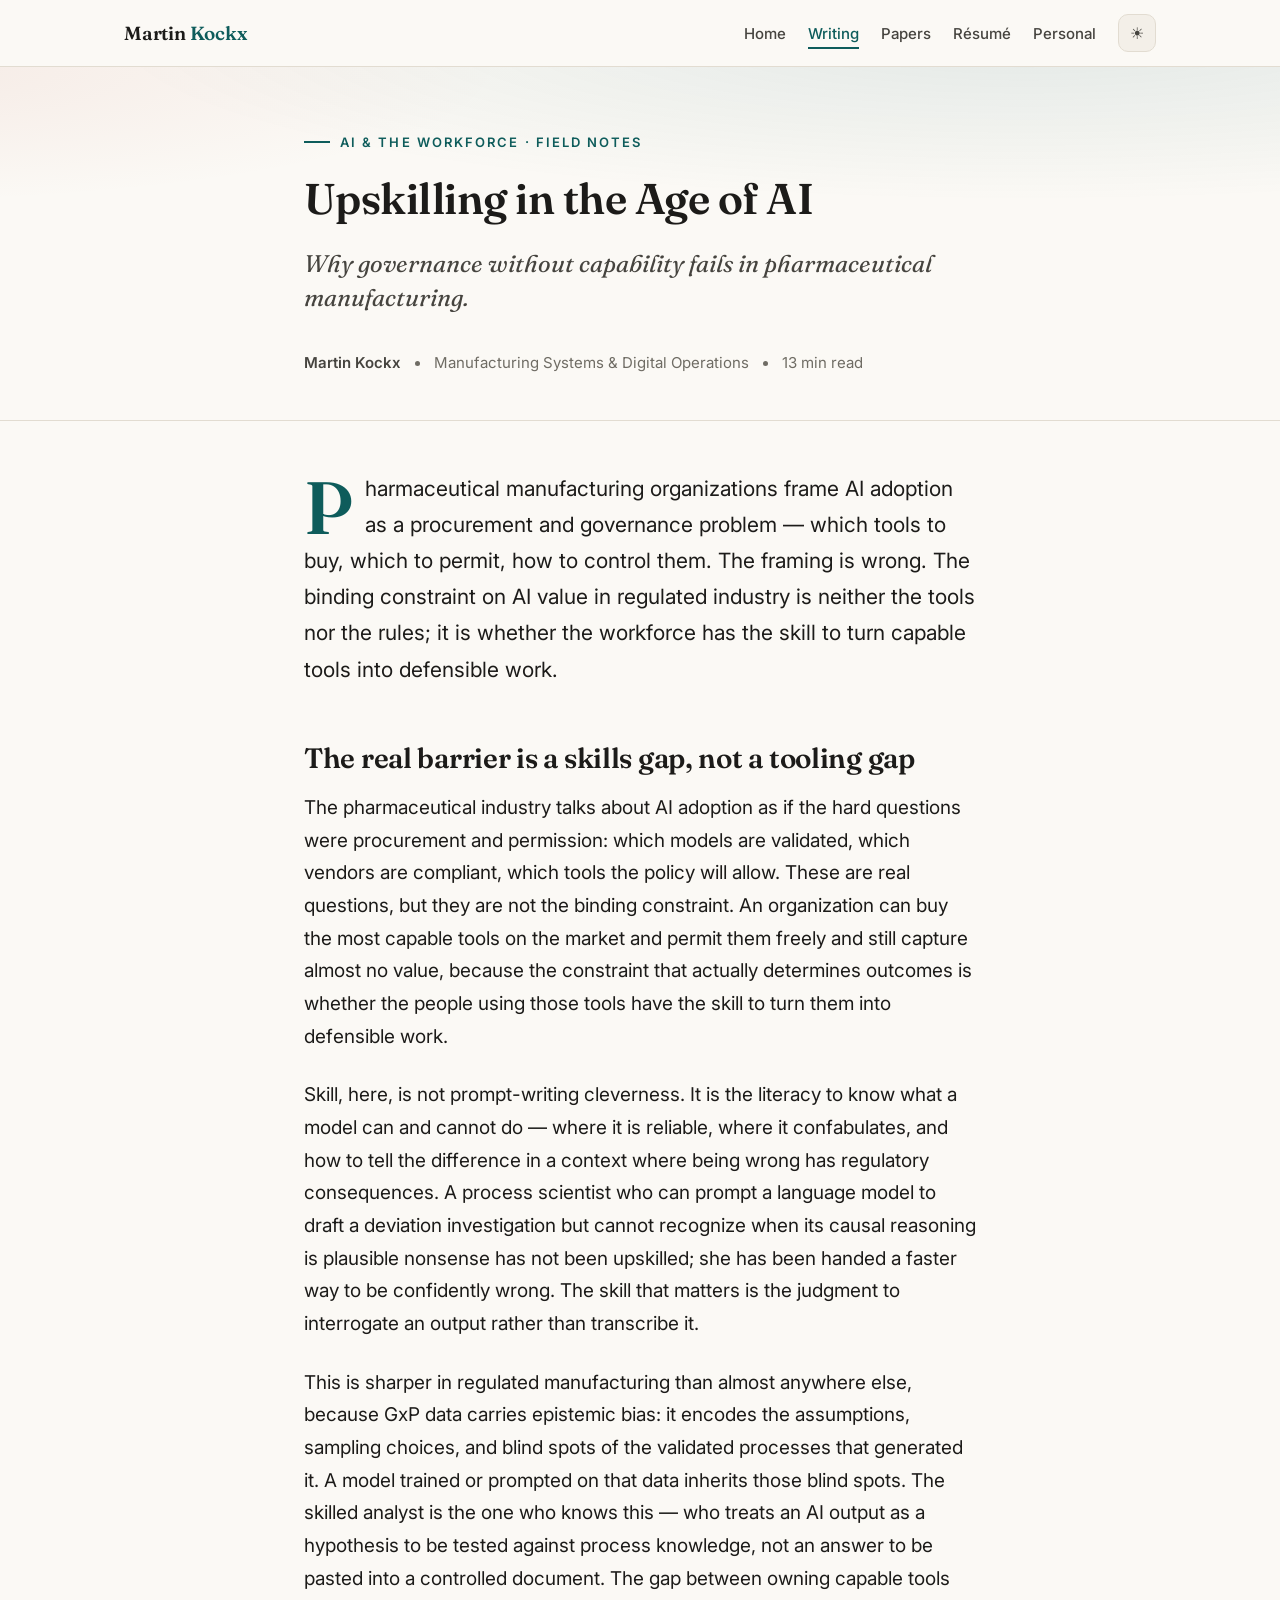
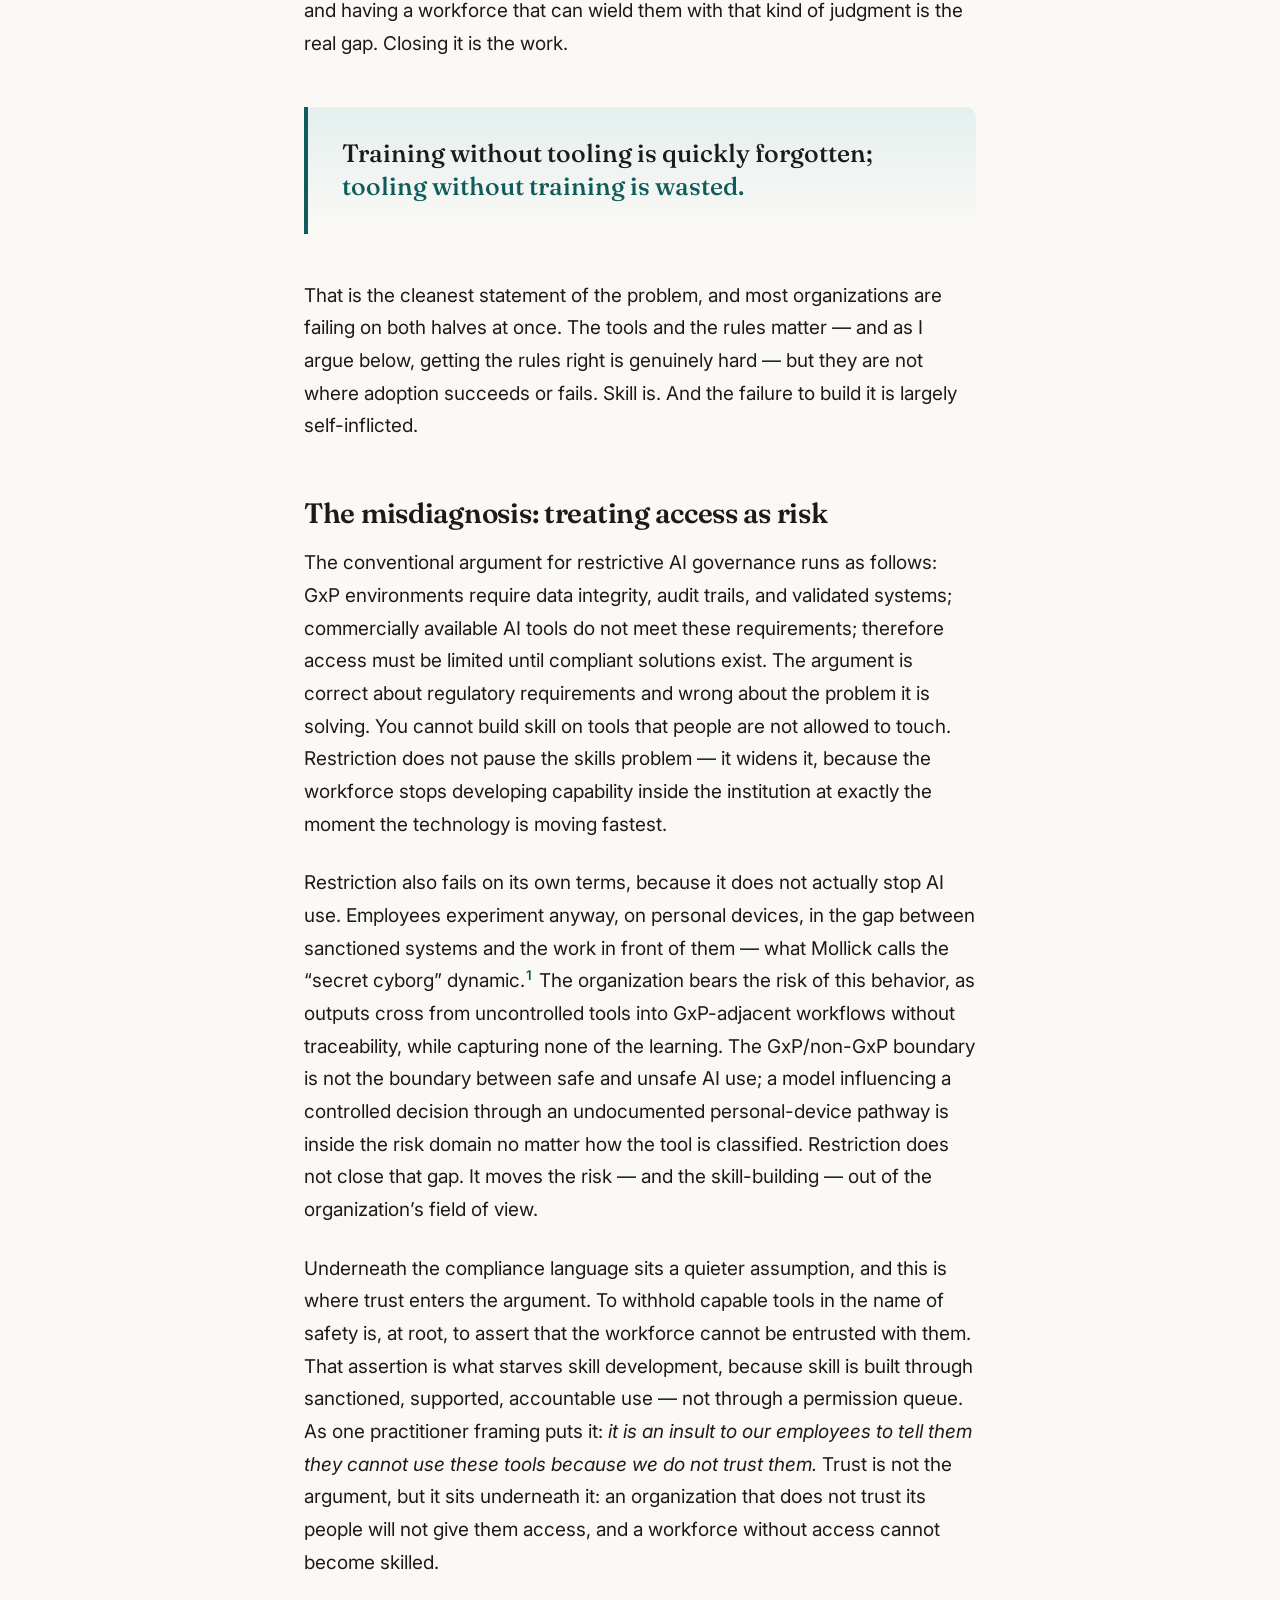
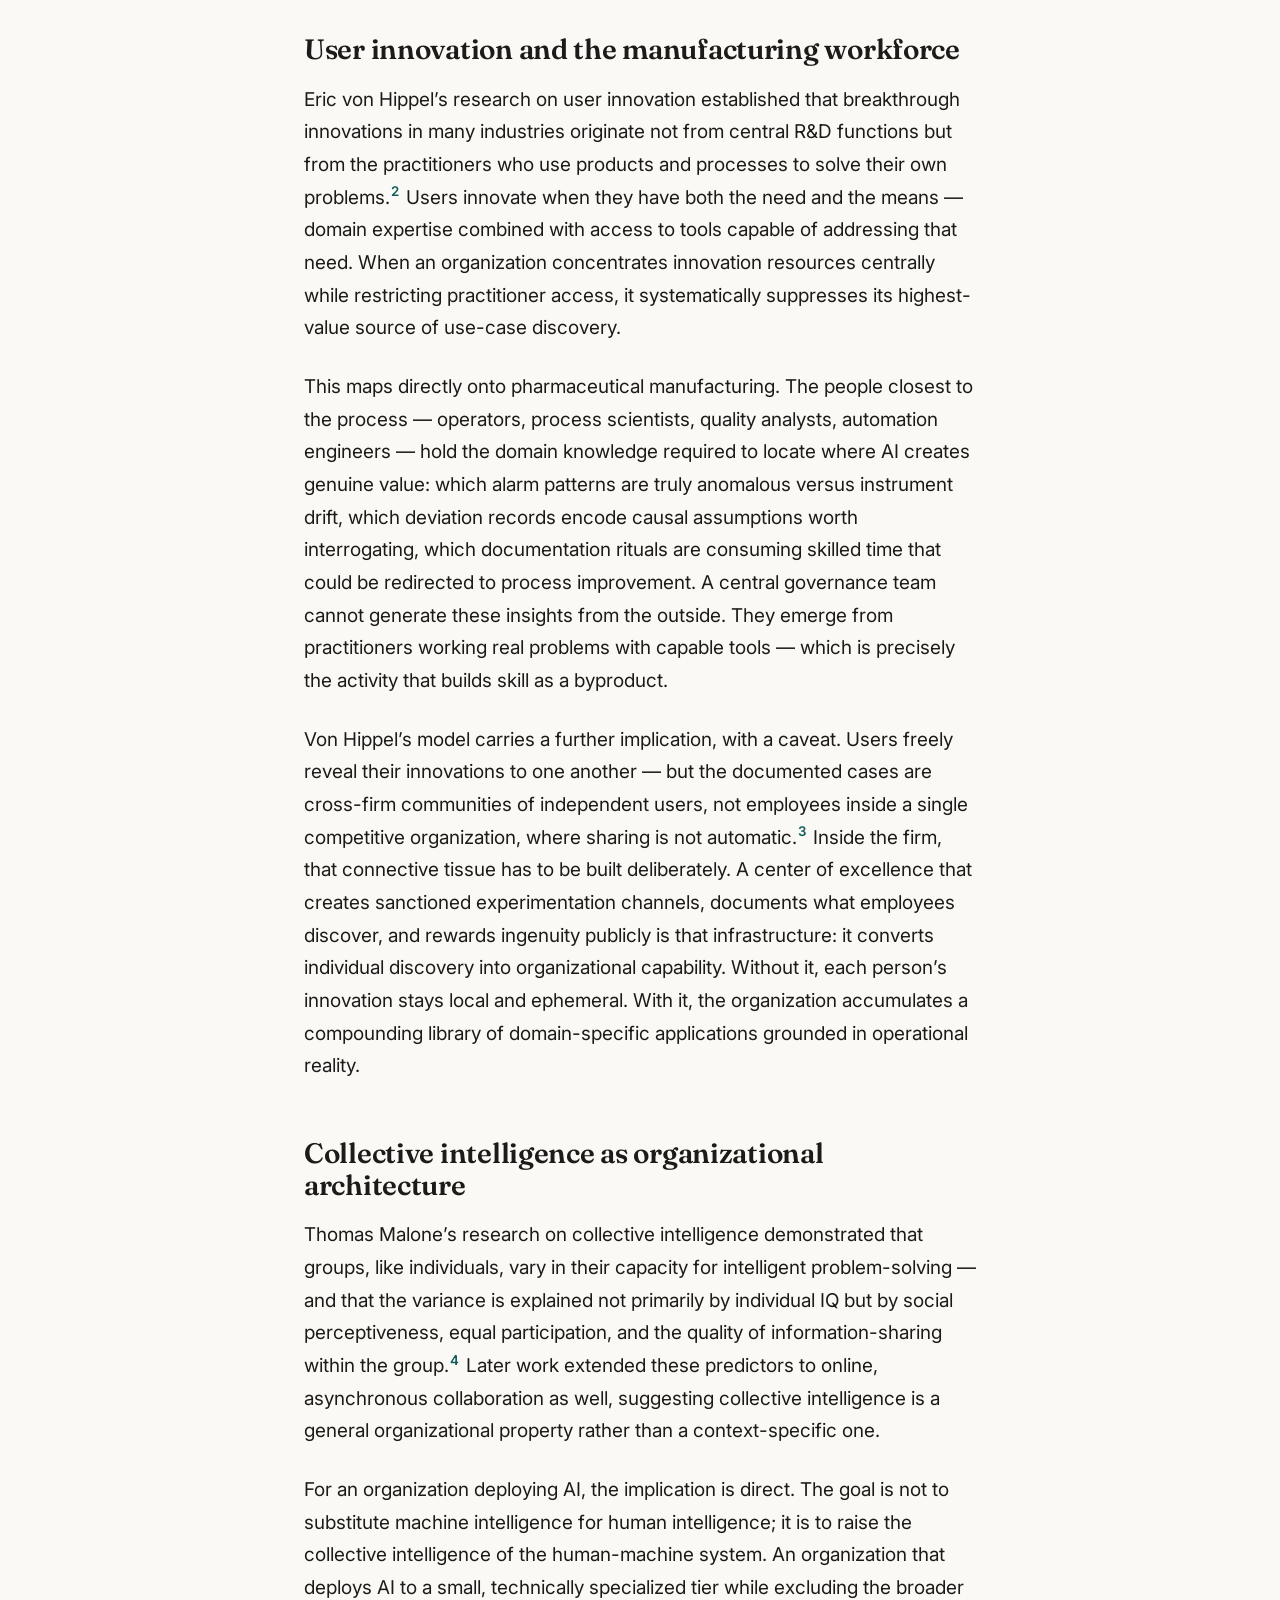
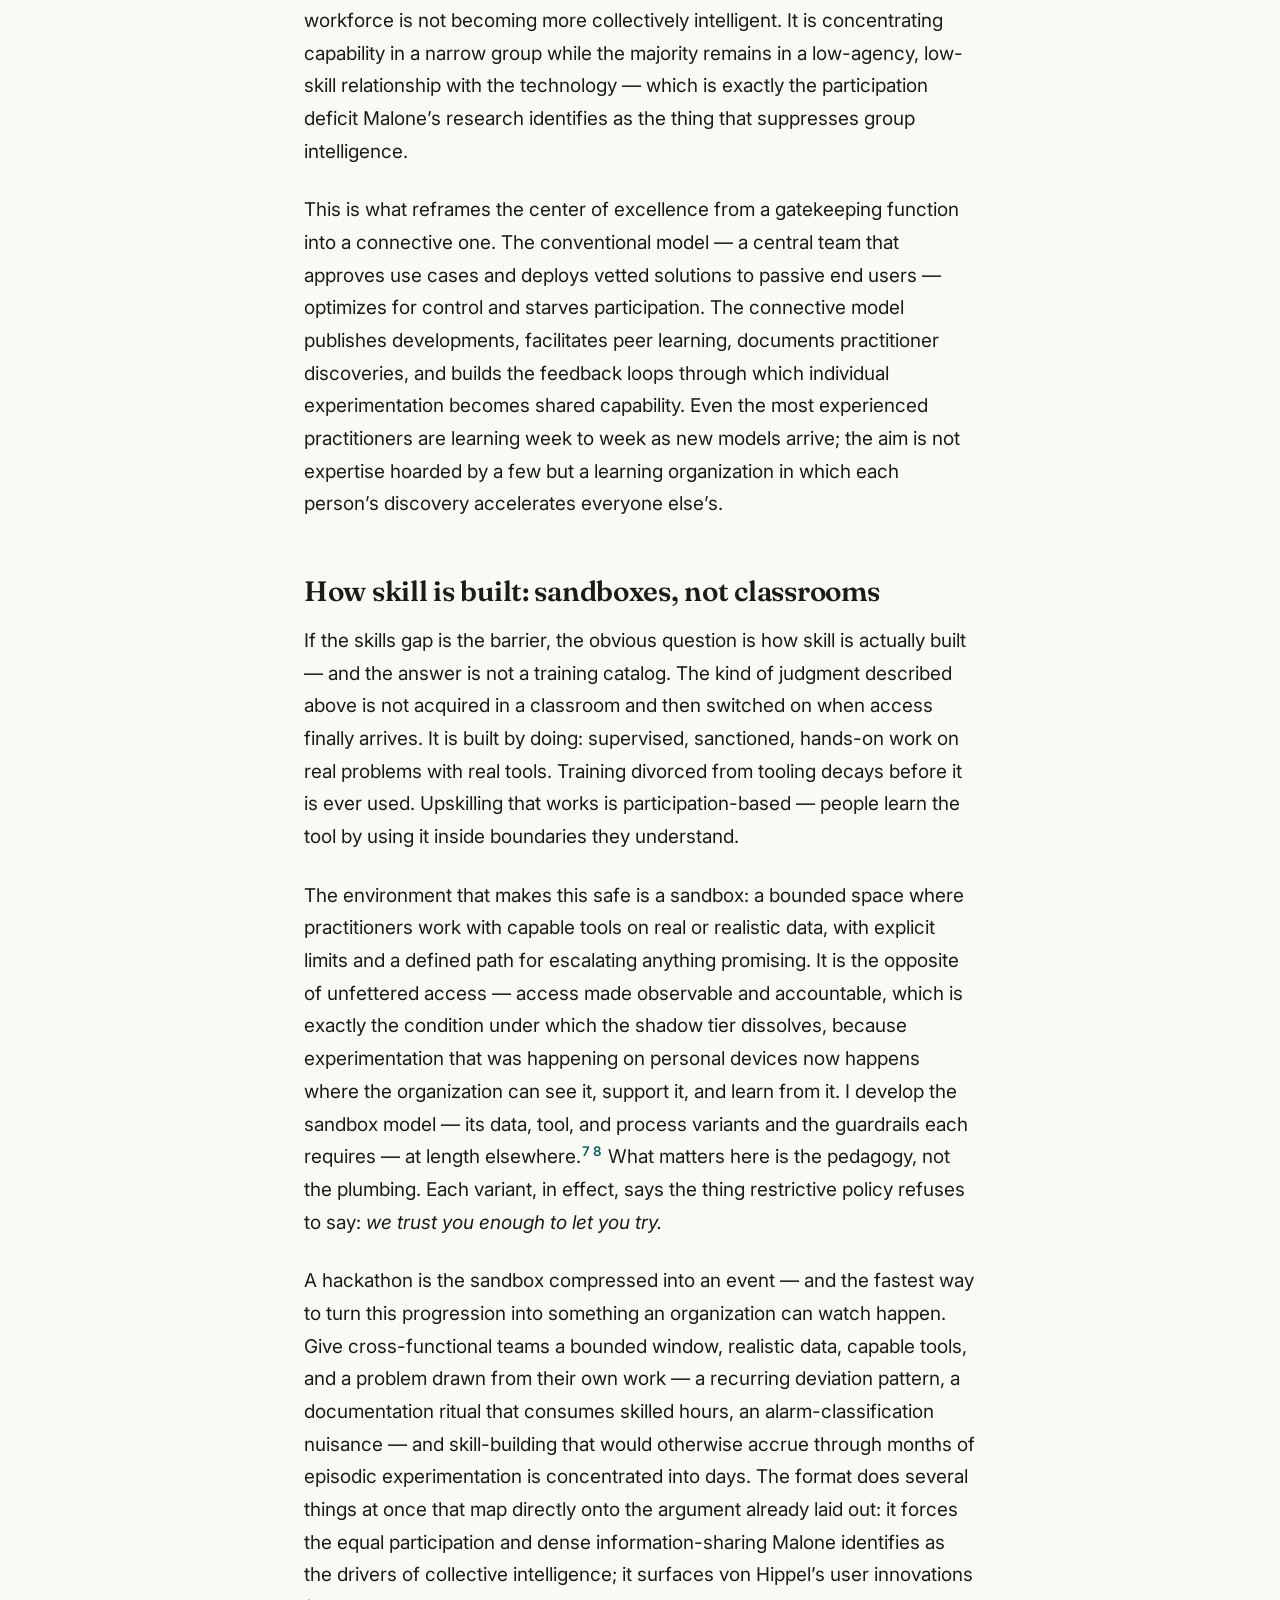
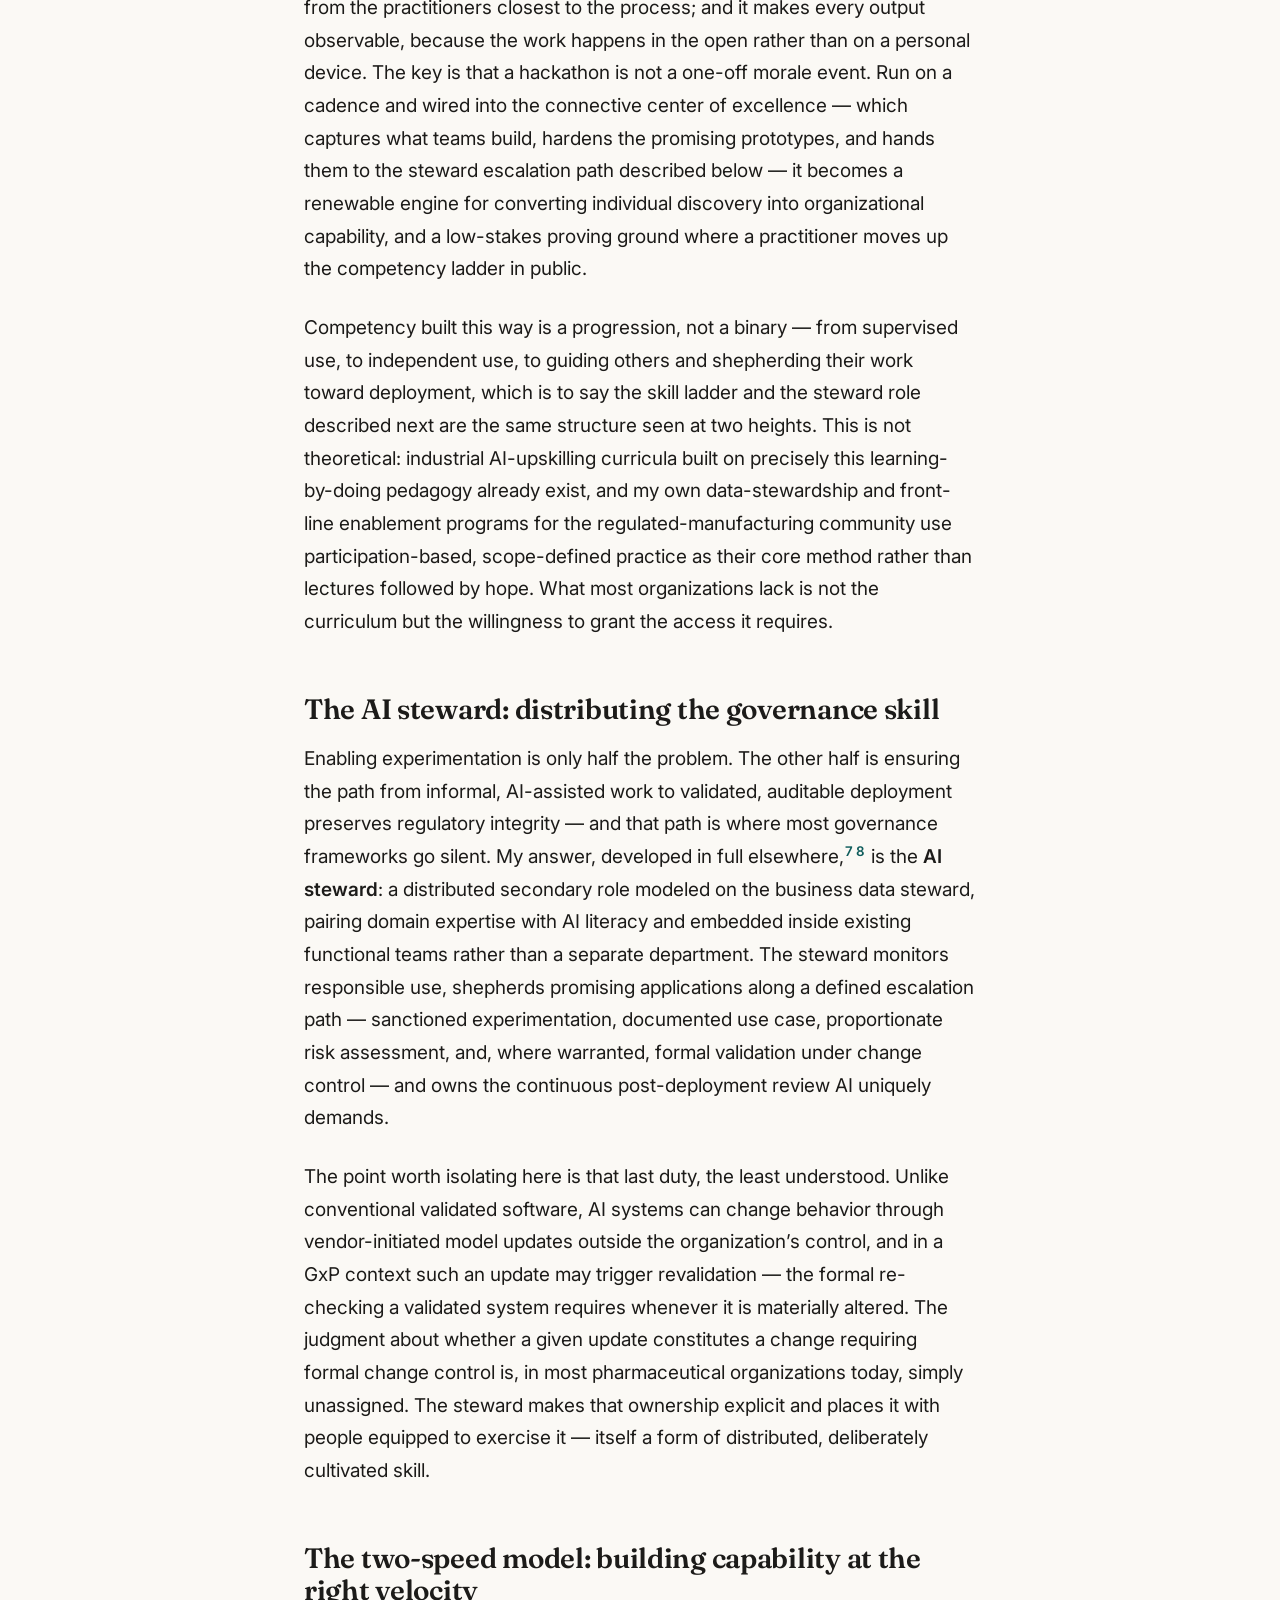
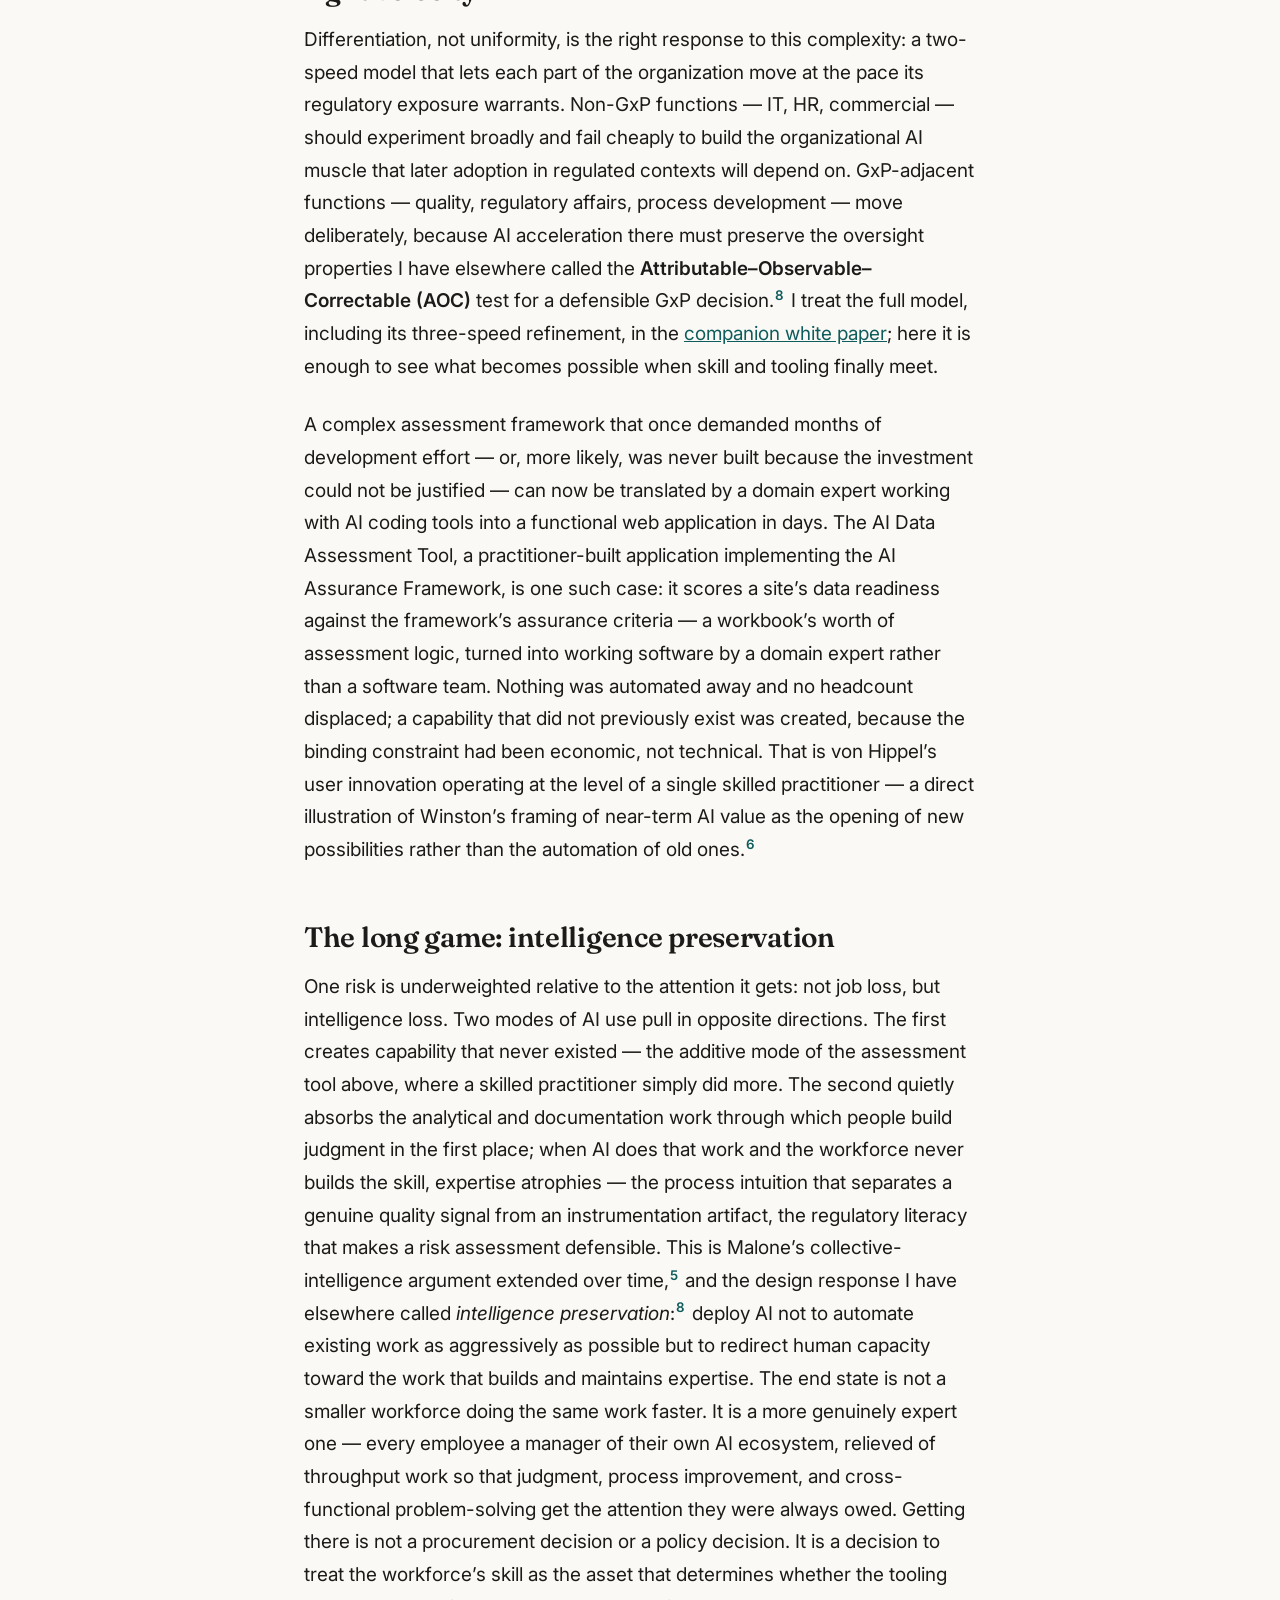
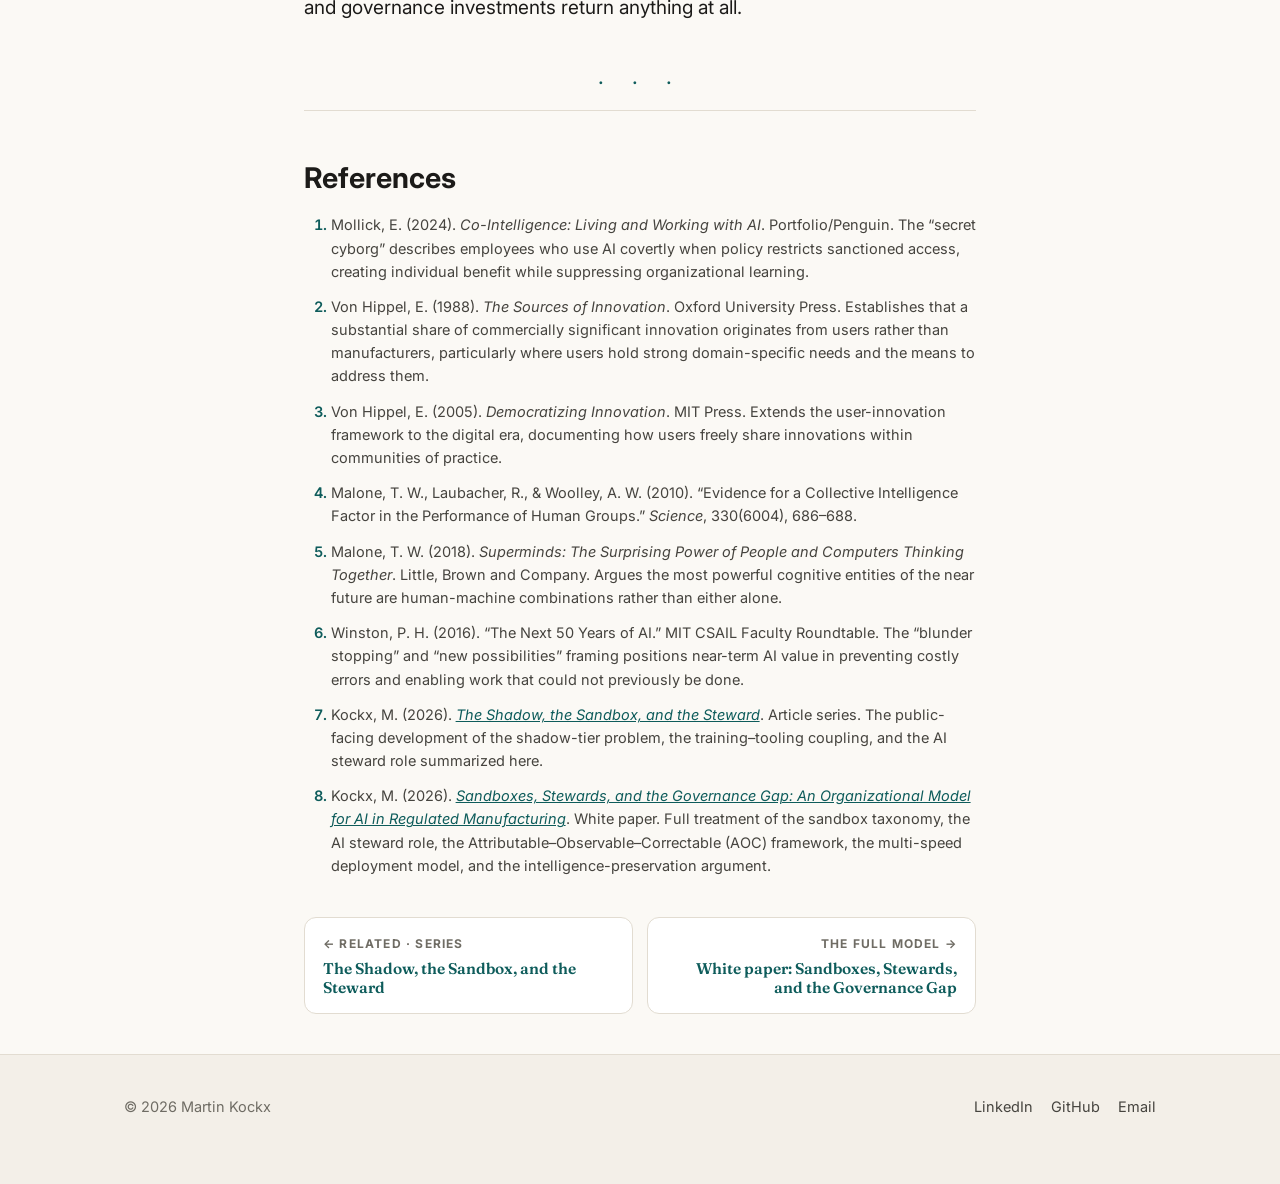
<file: articles/upskilling-in-the-age-of-ai.html>
<!DOCTYPE html>
<html lang="en">
<head>
<meta charset="UTF-8">
<meta name="viewport" content="width=device-width, initial-scale=1.0">
<title>Upskilling in the Age of AI — Martin Kockx</title>
<meta name="description" content="The binding constraint on AI value in regulated manufacturing isn't the tools or the rules — it's whether the workforce has the skill to turn capable tools into defensible work. Why governance without capability fails.">
<link rel="preconnect" href="https://fonts.googleapis.com">
<link rel="preconnect" href="https://fonts.gstatic.com" crossorigin>
<link href="https://fonts.googleapis.com/css2?family=Fraunces:opsz,wght@9..144,400;9..144,500;9..144,600;9..144,700&family=Inter:wght@300;400;500;600;700&display=swap" rel="stylesheet">
<link rel="stylesheet" href="../assets/site.css">
<script src="../assets/theme.js"></script>
<style>
  /* References — scoped to this essay; promote to site.css if it recurs */
  sup.ref{font-size:.7em;line-height:0;font-weight:600;}
  sup.ref a{text-decoration:none;padding:0 .1em;}
  .refs{margin-top:8px;border-top:1px solid var(--rule);padding-top:18px;}
  .refs h2{margin-bottom:.4em;}
  .refs ol{margin:0;padding-left:1.4em;}
  .refs li{font-size:14.5px;line-height:1.6;color:var(--ink-soft);margin-bottom:12px;}
  .refs li::marker{color:var(--accent);font-weight:600;}
  .refs cite{font-style:italic;}
</style>
</head>
<body>
<div id="progress"></div>

<nav class="site-nav">
  <div class="bar">
    <a class="brand" href="../index.html">Martin <span class="mk">Kockx</span></a>
    <ul class="nav-links">
      <li><a href="../index.html">Home</a></li>
      <li><a href="index.html" aria-current="page">Writing</a></li>
      <li><a href="../papers/index.html">Papers</a></li>
      <li><a href="../resume/index.html">Résumé</a></li>
      <li><a href="../personal/index.html">Personal</a></li>
      <li>
        <button class="theme-toggle" aria-label="Toggle light/dark theme" title="Toggle theme">
          <span class="sun">☀</span><span class="moon">☾</span>
        </button>
      </li>
    </ul>
  </div>
</nav>

<header class="art-hero">
  <div class="wrap">
    <div class="kicker">AI &amp; the Workforce · Field Notes</div>
    <h1>Upskilling in the Age of AI</h1>
    <p class="dek">Why governance without capability fails in pharmaceutical manufacturing.</p>
    <div class="byline">
      <strong>Martin Kockx</strong>
      <span class="dot"></span>
      <span>Manufacturing Systems &amp; Digital Operations</span>
      <span class="dot"></span>
      <span>13 min read</span>
    </div>
  </div>
</header>

<div class="wrap">
<article>

  <p class="lead">Pharmaceutical manufacturing organizations frame AI adoption as a procurement and governance problem — which tools to buy, which to permit, how to control them. The framing is wrong. The binding constraint on AI value in regulated industry is neither the tools nor the rules; it is whether the workforce has the skill to turn capable tools into defensible work.</p>

  <h2 class="section">The real barrier is a skills gap, not a tooling gap</h2>

  <p>The pharmaceutical industry talks about AI adoption as if the hard questions were procurement and permission: which models are validated, which vendors are compliant, which tools the policy will allow. These are real questions, but they are not the binding constraint. An organization can buy the most capable tools on the market and permit them freely and still capture almost no value, because the constraint that actually determines outcomes is whether the people using those tools have the skill to turn them into defensible work.</p>

  <p>Skill, here, is not prompt-writing cleverness. It is the literacy to know what a model can and cannot do — where it is reliable, where it confabulates, and how to tell the difference in a context where being wrong has regulatory consequences. A process scientist who can prompt a language model to draft a deviation investigation but cannot recognize when its causal reasoning is plausible nonsense has not been upskilled; she has been handed a faster way to be confidently wrong. The skill that matters is the judgment to interrogate an output rather than transcribe it.</p>

  <p>This is sharper in regulated manufacturing than almost anywhere else, because GxP data carries epistemic bias: it encodes the assumptions, sampling choices, and blind spots of the validated processes that generated it. A model trained or prompted on that data inherits those blind spots. The skilled analyst is the one who knows this — who treats an AI output as a hypothesis to be tested against process knowledge, not an answer to be pasted into a controlled document. The gap between owning capable tools and having a workforce that can wield them with that kind of judgment is the real gap. Closing it is the work.</p>

  <div class="pull">Training without tooling is quickly forgotten; <span>tooling without training is wasted.</span></div>

  <p>That is the cleanest statement of the problem, and most organizations are failing on both halves at once. The tools and the rules matter — and as I argue below, getting the rules right is genuinely hard — but they are not where adoption succeeds or fails. Skill is. And the failure to build it is largely self-inflicted.</p>

  <h2 class="section">The misdiagnosis: treating access as risk</h2>

  <p>The conventional argument for restrictive AI governance runs as follows: GxP environments require data integrity, audit trails, and validated systems; commercially available AI tools do not meet these requirements; therefore access must be limited until compliant solutions exist. The argument is correct about regulatory requirements and wrong about the problem it is solving. You cannot build skill on tools that people are not allowed to touch. Restriction does not pause the skills problem — it widens it, because the workforce stops developing capability inside the institution at exactly the moment the technology is moving fastest.</p>

  <p>Restriction also fails on its own terms, because it does not actually stop AI use. Employees experiment anyway, on personal devices, in the gap between sanctioned systems and the work in front of them — what Mollick calls the &ldquo;secret cyborg&rdquo; dynamic.<sup class="ref"><a href="#r1">1</a></sup> The organization bears the risk of this behavior, as outputs cross from uncontrolled tools into GxP-adjacent workflows without traceability, while capturing none of the learning. The GxP/non-GxP boundary is not the boundary between safe and unsafe AI use; a model influencing a controlled decision through an undocumented personal-device pathway is inside the risk domain no matter how the tool is classified. Restriction does not close that gap. It moves the risk — and the skill-building — out of the organization&rsquo;s field of view.</p>

  <p>Underneath the compliance language sits a quieter assumption, and this is where trust enters the argument. To withhold capable tools in the name of safety is, at root, to assert that the workforce cannot be entrusted with them. That assertion is what starves skill development, because skill is built through sanctioned, supported, accountable use — not through a permission queue. As one practitioner framing puts it: <em>it is an insult to our employees to tell them they cannot use these tools because we do not trust them.</em> Trust is not the argument, but it sits underneath it: an organization that does not trust its people will not give them access, and a workforce without access cannot become skilled.</p>

  <h2 class="section">User innovation and the manufacturing workforce</h2>

  <p>Eric von Hippel&rsquo;s research on user innovation established that breakthrough innovations in many industries originate not from central R&amp;D functions but from the practitioners who use products and processes to solve their own problems.<sup class="ref"><a href="#r2">2</a></sup> Users innovate when they have both the need and the means — domain expertise combined with access to tools capable of addressing that need. When an organization concentrates innovation resources centrally while restricting practitioner access, it systematically suppresses its highest-value source of use-case discovery.</p>

  <p>This maps directly onto pharmaceutical manufacturing. The people closest to the process — operators, process scientists, quality analysts, automation engineers — hold the domain knowledge required to locate where AI creates genuine value: which alarm patterns are truly anomalous versus instrument drift, which deviation records encode causal assumptions worth interrogating, which documentation rituals are consuming skilled time that could be redirected to process improvement. A central governance team cannot generate these insights from the outside. They emerge from practitioners working real problems with capable tools — which is precisely the activity that builds skill as a byproduct.</p>

  <p>Von Hippel&rsquo;s model carries a further implication, with a caveat. Users freely reveal their innovations to one another — but the documented cases are cross-firm communities of independent users, not employees inside a single competitive organization, where sharing is not automatic.<sup class="ref"><a href="#r3">3</a></sup> Inside the firm, that connective tissue has to be built deliberately. A center of excellence that creates sanctioned experimentation channels, documents what employees discover, and rewards ingenuity publicly is that infrastructure: it converts individual discovery into organizational capability. Without it, each person&rsquo;s innovation stays local and ephemeral. With it, the organization accumulates a compounding library of domain-specific applications grounded in operational reality.</p>

  <h2 class="section">Collective intelligence as organizational architecture</h2>

  <p>Thomas Malone&rsquo;s research on collective intelligence demonstrated that groups, like individuals, vary in their capacity for intelligent problem-solving — and that the variance is explained not primarily by individual IQ but by social perceptiveness, equal participation, and the quality of information-sharing within the group.<sup class="ref"><a href="#r4">4</a></sup> Later work extended these predictors to online, asynchronous collaboration as well, suggesting collective intelligence is a general organizational property rather than a context-specific one.</p>

  <p>For an organization deploying AI, the implication is direct. The goal is not to substitute machine intelligence for human intelligence; it is to raise the collective intelligence of the human-machine system. An organization that deploys AI to a small, technically specialized tier while excluding the broader workforce is not becoming more collectively intelligent. It is concentrating capability in a narrow group while the majority remains in a low-agency, low-skill relationship with the technology — which is exactly the participation deficit Malone&rsquo;s research identifies as the thing that suppresses group intelligence.</p>

  <p>This is what reframes the center of excellence from a gatekeeping function into a connective one. The conventional model — a central team that approves use cases and deploys vetted solutions to passive end users — optimizes for control and starves participation. The connective model publishes developments, facilitates peer learning, documents practitioner discoveries, and builds the feedback loops through which individual experimentation becomes shared capability. Even the most experienced practitioners are learning week to week as new models arrive; the aim is not expertise hoarded by a few but a learning organization in which each person&rsquo;s discovery accelerates everyone else&rsquo;s.</p>

  <h2 class="section">How skill is built: sandboxes, not classrooms</h2>

  <p>If the skills gap is the barrier, the obvious question is how skill is actually built — and the answer is not a training catalog. The kind of judgment described above is not acquired in a classroom and then switched on when access finally arrives. It is built by doing: supervised, sanctioned, hands-on work on real problems with real tools. Training divorced from tooling decays before it is ever used. Upskilling that works is participation-based — people learn the tool by using it inside boundaries they understand.</p>

  <p>The environment that makes this safe is a sandbox: a bounded space where practitioners work with capable tools on real or realistic data, with explicit limits and a defined path for escalating anything promising. It is the opposite of unfettered access — access made observable and accountable, which is exactly the condition under which the shadow tier dissolves, because experimentation that was happening on personal devices now happens where the organization can see it, support it, and learn from it. I develop the sandbox model — its data, tool, and process variants and the guardrails each requires — at length elsewhere.<sup class="ref"><a href="#r7">7</a></sup><sup class="ref"><a href="#r8">8</a></sup> What matters here is the pedagogy, not the plumbing. Each variant, in effect, says the thing restrictive policy refuses to say: <em>we trust you enough to let you try.</em></p>

  <p>A hackathon is the sandbox compressed into an event — and the fastest way to turn this progression into something an organization can watch happen. Give cross-functional teams a bounded window, realistic data, capable tools, and a problem drawn from their own work — a recurring deviation pattern, a documentation ritual that consumes skilled hours, an alarm-classification nuisance — and skill-building that would otherwise accrue through months of episodic experimentation is concentrated into days. The format does several things at once that map directly onto the argument already laid out: it forces the equal participation and dense information-sharing Malone identifies as the drivers of collective intelligence; it surfaces von Hippel&rsquo;s user innovations from the practitioners closest to the process; and it makes every output observable, because the work happens in the open rather than on a personal device. The key is that a hackathon is not a one-off morale event. Run on a cadence and wired into the connective center of excellence — which captures what teams build, hardens the promising prototypes, and hands them to the steward escalation path described below — it becomes a renewable engine for converting individual discovery into organizational capability, and a low-stakes proving ground where a practitioner moves up the competency ladder in public.</p>

  <p>Competency built this way is a progression, not a binary — from supervised use, to independent use, to guiding others and shepherding their work toward deployment, which is to say the skill ladder and the steward role described next are the same structure seen at two heights. This is not theoretical: industrial AI-upskilling curricula built on precisely this learning-by-doing pedagogy already exist, and my own data-stewardship and front-line enablement programs for the regulated-manufacturing community use participation-based, scope-defined practice as their core method rather than lectures followed by hope. What most organizations lack is not the curriculum but the willingness to grant the access it requires.</p>

  <h2 class="section">The AI steward: distributing the governance skill</h2>

  <p>Enabling experimentation is only half the problem. The other half is ensuring the path from informal, AI-assisted work to validated, auditable deployment preserves regulatory integrity — and that path is where most governance frameworks go silent. My answer, developed in full elsewhere,<sup class="ref"><a href="#r7">7</a></sup><sup class="ref"><a href="#r8">8</a></sup> is the <strong>AI steward</strong>: a distributed secondary role modeled on the business data steward, pairing domain expertise with AI literacy and embedded inside existing functional teams rather than a separate department. The steward monitors responsible use, shepherds promising applications along a defined escalation path — sanctioned experimentation, documented use case, proportionate risk assessment, and, where warranted, formal validation under change control — and owns the continuous post-deployment review AI uniquely demands.</p>

  <p>The point worth isolating here is that last duty, the least understood. Unlike conventional validated software, AI systems can change behavior through vendor-initiated model updates outside the organization&rsquo;s control, and in a GxP context such an update may trigger revalidation — the formal re-checking a validated system requires whenever it is materially altered. The judgment about whether a given update constitutes a change requiring formal change control is, in most pharmaceutical organizations today, simply unassigned. The steward makes that ownership explicit and places it with people equipped to exercise it — itself a form of distributed, deliberately cultivated skill.</p>

  <h2 class="section">The two-speed model: building capability at the right velocity</h2>

  <p>Differentiation, not uniformity, is the right response to this complexity: a two-speed model that lets each part of the organization move at the pace its regulatory exposure warrants. Non-GxP functions — IT, HR, commercial — should experiment broadly and fail cheaply to build the organizational AI muscle that later adoption in regulated contexts will depend on. GxP-adjacent functions — quality, regulatory affairs, process development — move deliberately, because AI acceleration there must preserve the oversight properties I have elsewhere called the <strong>Attributable–Observable–Correctable (AOC)</strong> test for a defensible GxP decision.<sup class="ref"><a href="#r8">8</a></sup> I treat the full model, including its three-speed refinement, in the <a href="../papers/index.html">companion white paper</a>; here it is enough to see what becomes possible when skill and tooling finally meet.</p>

  <p>A complex assessment framework that once demanded months of development effort — or, more likely, was never built because the investment could not be justified — can now be translated by a domain expert working with AI coding tools into a functional web application in days. The AI Data Assessment Tool, a practitioner-built application implementing the AI Assurance Framework, is one such case: it scores a site&rsquo;s data readiness against the framework&rsquo;s assurance criteria — a workbook&rsquo;s worth of assessment logic, turned into working software by a domain expert rather than a software team. Nothing was automated away and no headcount displaced; a capability that did not previously exist was created, because the binding constraint had been economic, not technical. That is von Hippel&rsquo;s user innovation operating at the level of a single skilled practitioner — a direct illustration of Winston&rsquo;s framing of near-term AI value as the opening of new possibilities rather than the automation of old ones.<sup class="ref"><a href="#r6">6</a></sup></p>

  <h2 class="section">The long game: intelligence preservation</h2>

  <p>One risk is underweighted relative to the attention it gets: not job loss, but intelligence loss. Two modes of AI use pull in opposite directions. The first creates capability that never existed — the additive mode of the assessment tool above, where a skilled practitioner simply did more. The second quietly absorbs the analytical and documentation work through which people build judgment in the first place; when AI does that work and the workforce never builds the skill, expertise atrophies — the process intuition that separates a genuine quality signal from an instrumentation artifact, the regulatory literacy that makes a risk assessment defensible. This is Malone&rsquo;s collective-intelligence argument extended over time,<sup class="ref"><a href="#r5">5</a></sup> and the design response I have elsewhere called <em>intelligence preservation</em>:<sup class="ref"><a href="#r8">8</a></sup> deploy AI not to automate existing work as aggressively as possible but to redirect human capacity toward the work that builds and maintains expertise. The end state is not a smaller workforce doing the same work faster. It is a more genuinely expert one — every employee a manager of their own AI ecosystem, relieved of throughput work so that judgment, process improvement, and cross-functional problem-solving get the attention they were always owed. Getting there is not a procurement decision or a policy decision. It is a decision to treat the workforce&rsquo;s skill as the asset that determines whether the tooling and governance investments return anything at all.</p>

  <div class="endmark">· · ·</div>

  <div class="refs">
    <h2>References</h2>
    <ol>
      <li id="r1">Mollick, E. (2024). <cite>Co-Intelligence: Living and Working with AI</cite>. Portfolio/Penguin. The &ldquo;secret cyborg&rdquo; describes employees who use AI covertly when policy restricts sanctioned access, creating individual benefit while suppressing organizational learning.</li>
      <li id="r2">Von Hippel, E. (1988). <cite>The Sources of Innovation</cite>. Oxford University Press. Establishes that a substantial share of commercially significant innovation originates from users rather than manufacturers, particularly where users hold strong domain-specific needs and the means to address them.</li>
      <li id="r3">Von Hippel, E. (2005). <cite>Democratizing Innovation</cite>. MIT Press. Extends the user-innovation framework to the digital era, documenting how users freely share innovations within communities of practice.</li>
      <li id="r4">Malone, T.&nbsp;W., Laubacher, R., &amp; Woolley, A.&nbsp;W. (2010). &ldquo;Evidence for a Collective Intelligence Factor in the Performance of Human Groups.&rdquo; <cite>Science</cite>, 330(6004), 686–688.</li>
      <li id="r5">Malone, T.&nbsp;W. (2018). <cite>Superminds: The Surprising Power of People and Computers Thinking Together</cite>. Little, Brown and Company. Argues the most powerful cognitive entities of the near future are human-machine combinations rather than either alone.</li>
      <li id="r6">Winston, P.&nbsp;H. (2016). &ldquo;The Next 50 Years of AI.&rdquo; MIT CSAIL Faculty Roundtable. The &ldquo;blunder stopping&rdquo; and &ldquo;new possibilities&rdquo; framing positions near-term AI value in preventing costly errors and enabling work that could not previously be done.</li>
      <li id="r7">Kockx, M. (2026). <cite><a href="index.html">The Shadow, the Sandbox, and the Steward</a></cite>. Article series. The public-facing development of the shadow-tier problem, the training–tooling coupling, and the AI steward role summarized here.</li>
      <li id="r8">Kockx, M. (2026). <cite><a href="../papers/index.html">Sandboxes, Stewards, and the Governance Gap: An Organizational Model for AI in Regulated Manufacturing</a></cite>. White paper. Full treatment of the sandbox taxonomy, the AI steward role, the Attributable–Observable–Correctable (AOC) framework, the multi-speed deployment model, and the intelligence-preservation argument.</li>
    </ol>
  </div>

  <nav class="series-nav">
    <a href="the-ai-steward.html">
      <div class="dir">← Related · Series</div>
      <div class="t">The Shadow, the Sandbox, and the Steward</div>
    </a>
    <a class="next" href="../papers/index.html">
      <div class="dir">The full model →</div>
      <div class="t">White paper: Sandboxes, Stewards, and the Governance Gap</div>
    </a>
  </nav>

</article>
</div>

<footer class="site-foot">
  <div class="cols">
    <div>© 2026 Martin Kockx</div>
    <div class="links">
      <a href="https://www.linkedin.com/in/martinkockx/" target="_blank" rel="noopener">LinkedIn</a>
      <a href="https://github.com/mkockx" target="_blank" rel="noopener">GitHub</a>
      <a href="mailto:kockx.martin.pub@pm.me">Email</a>
    </div>
  </div>
</footer>

</body>
</html>
</file>
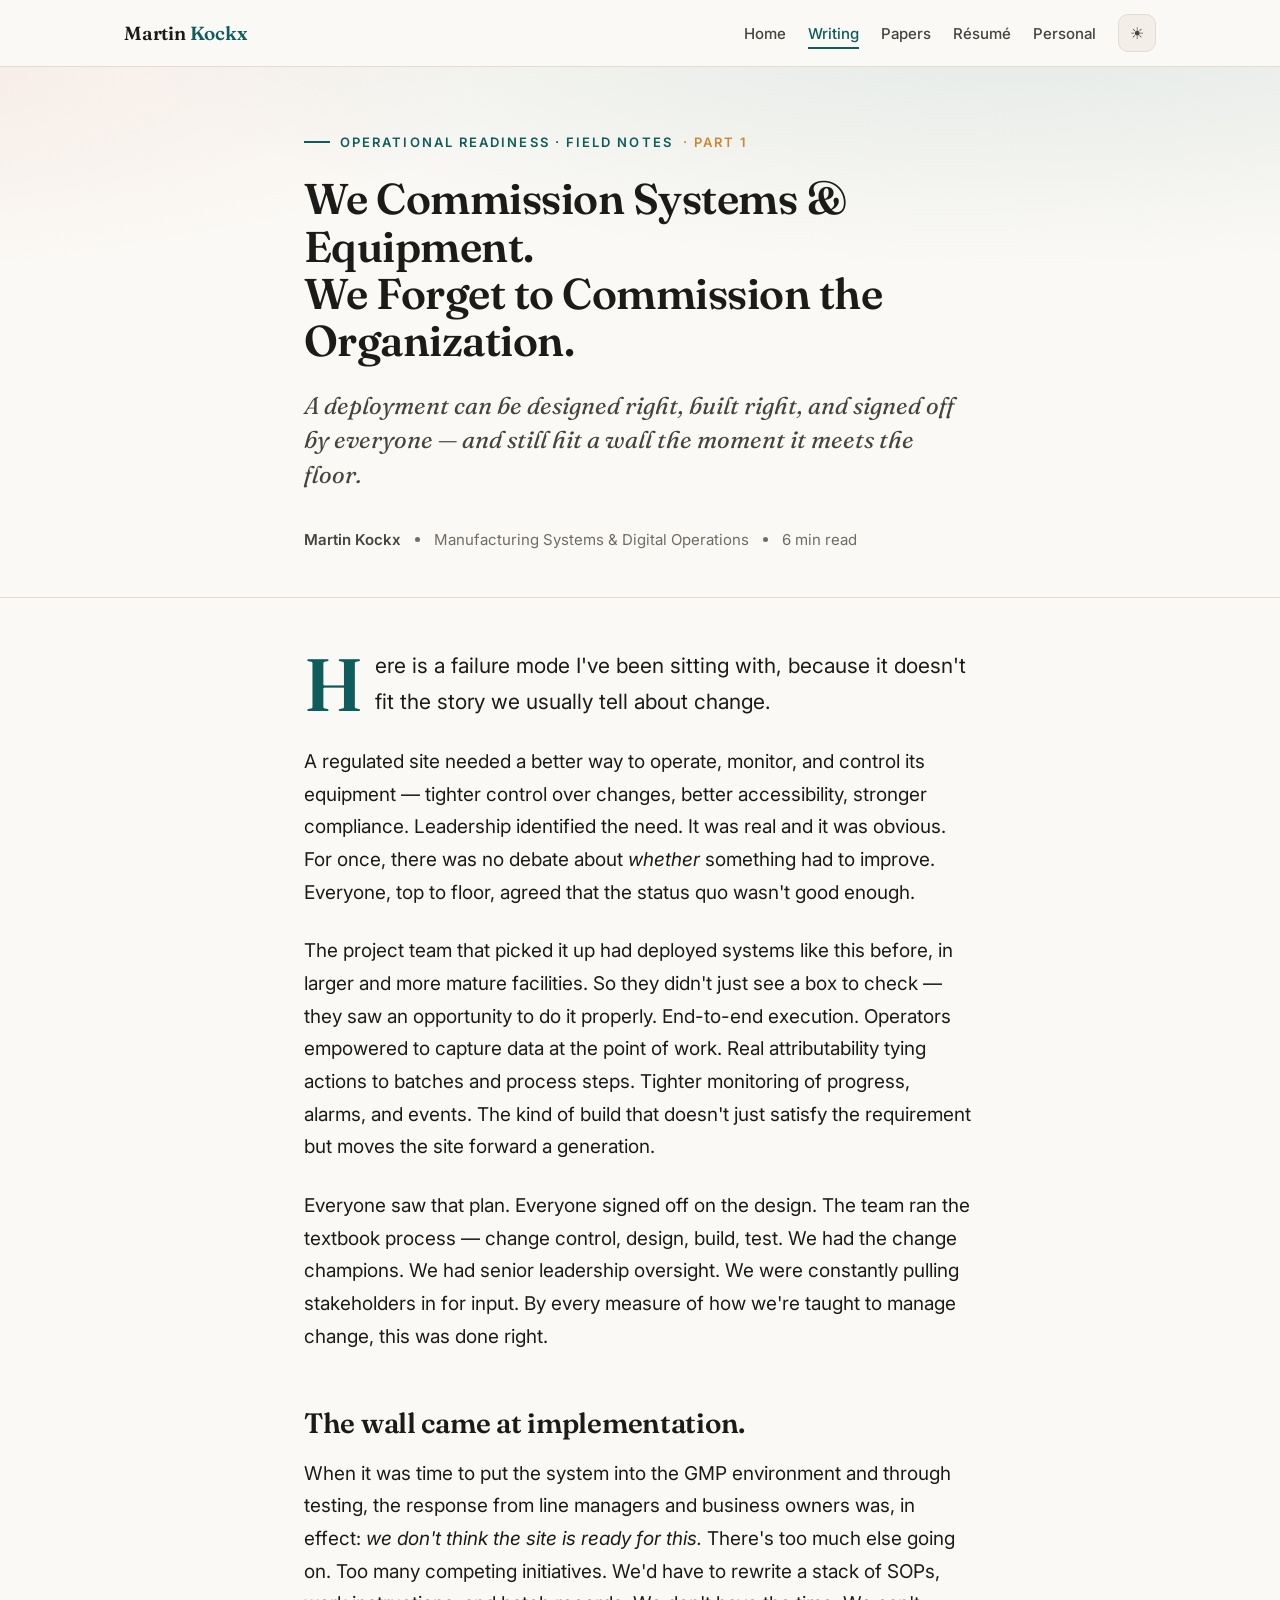
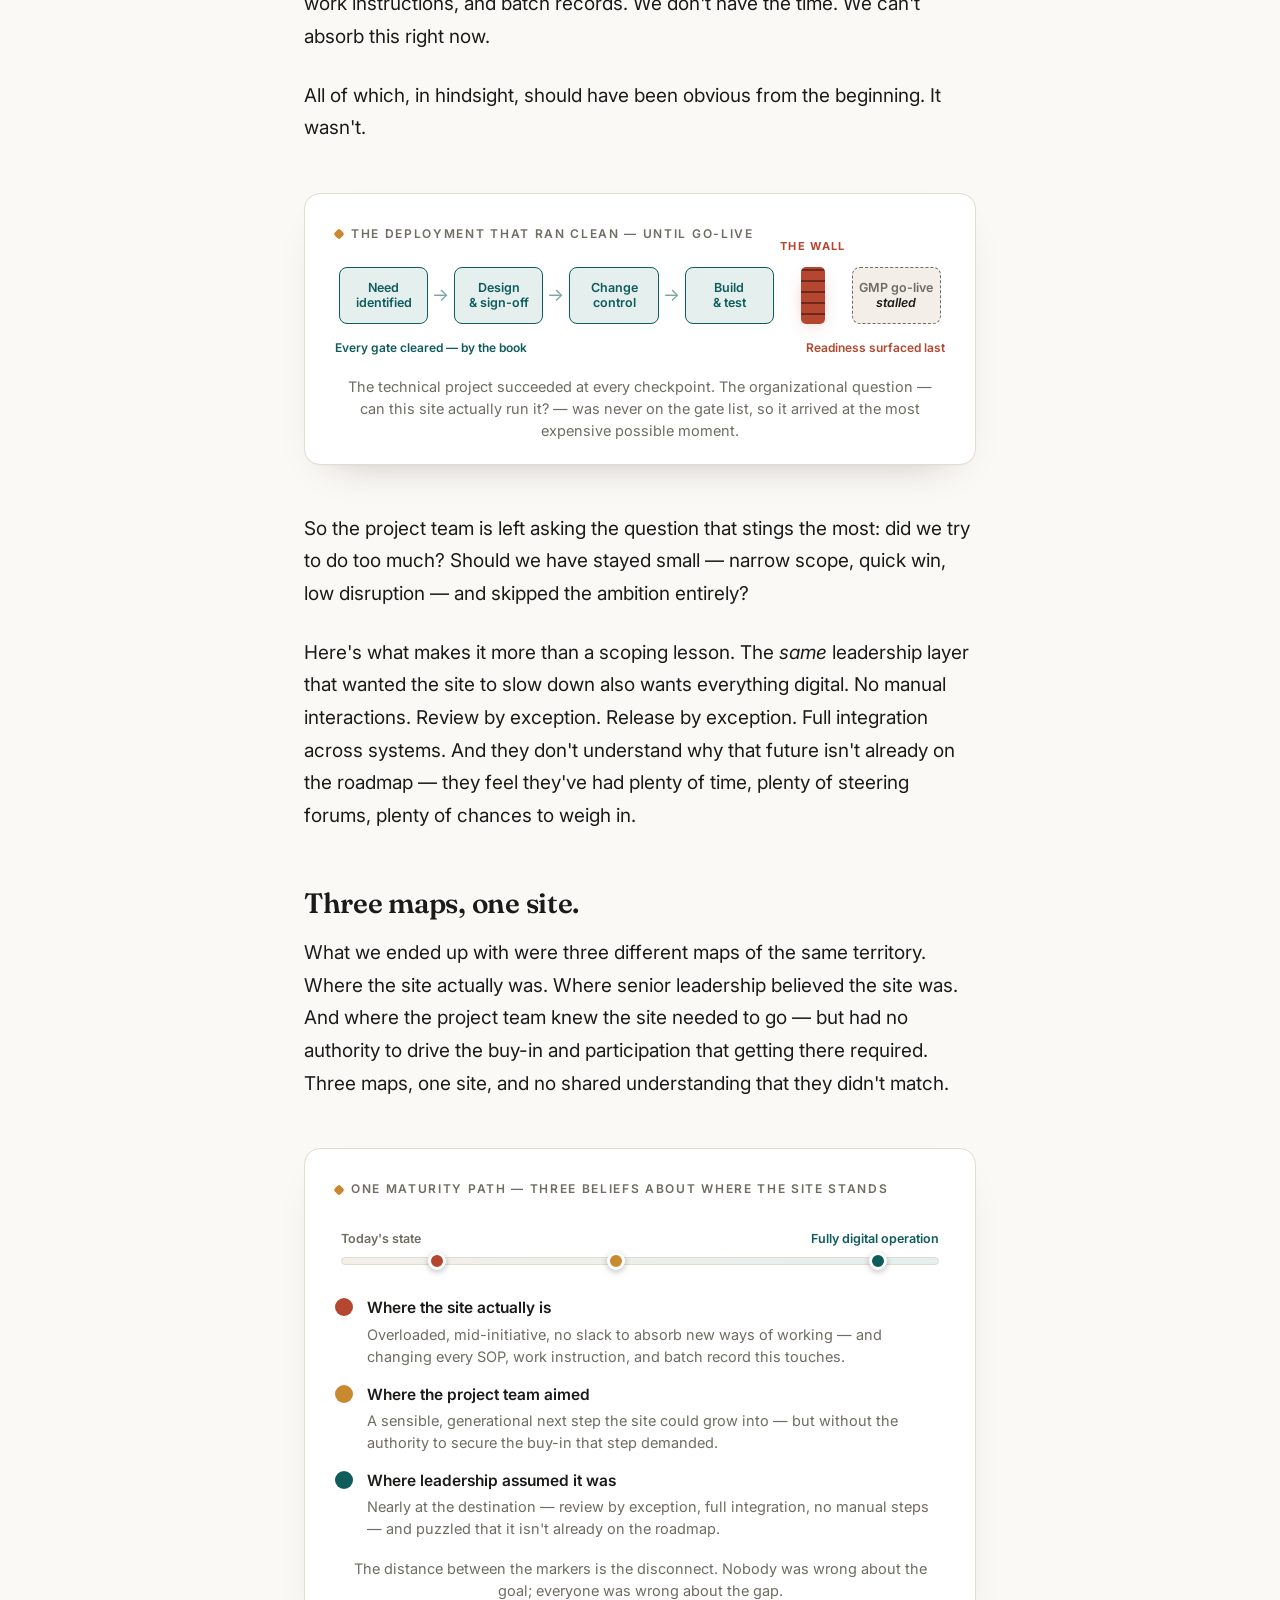
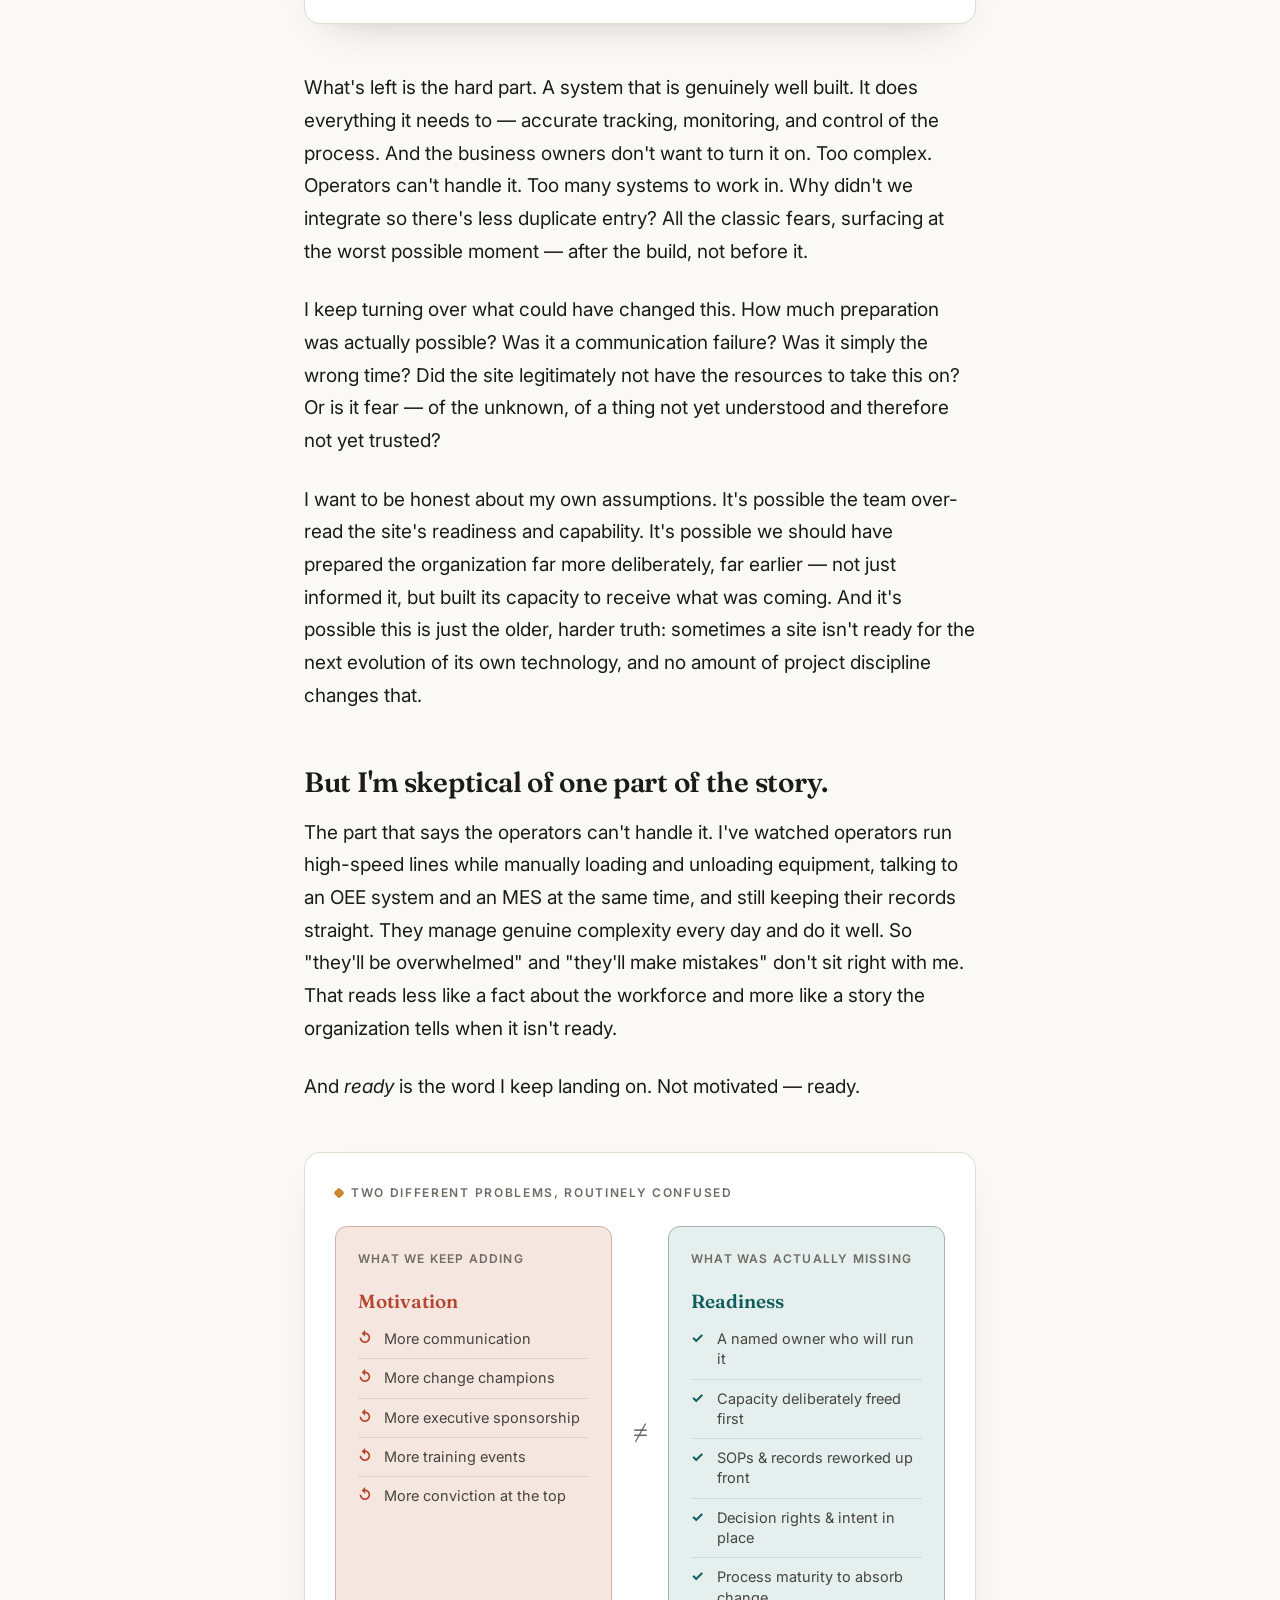
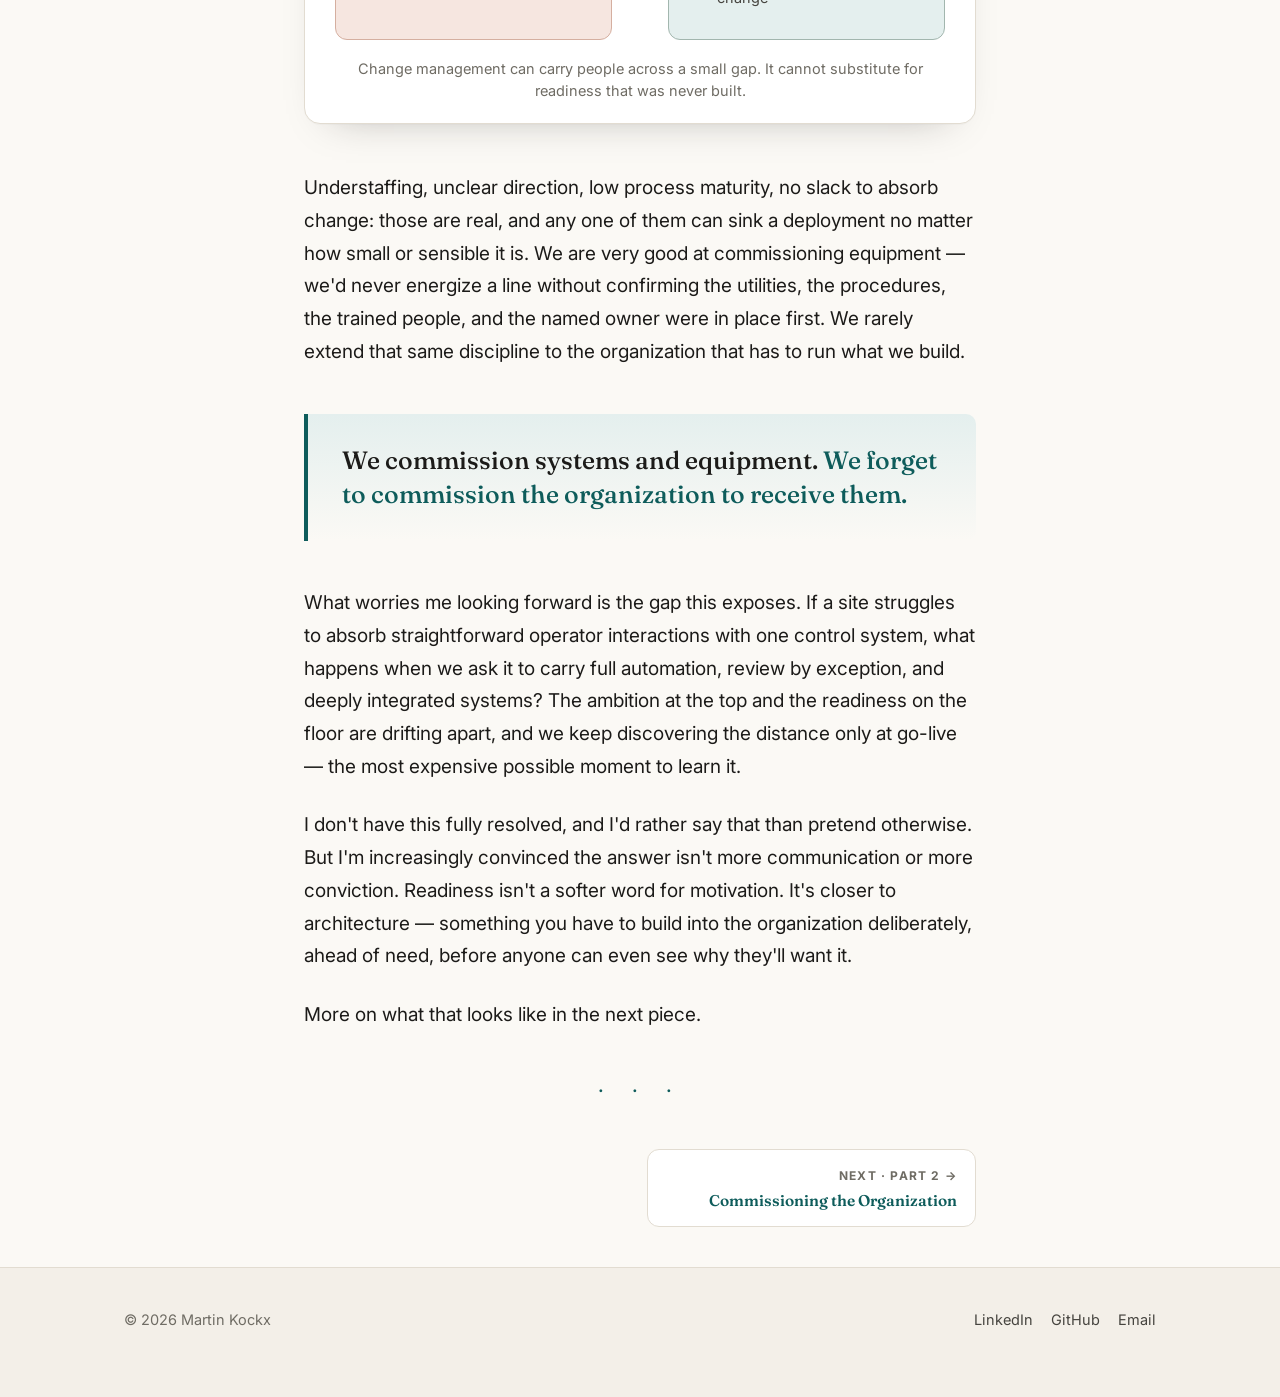
<file: articles/we-commission-systems-and-equipment.html>
<!DOCTYPE html>
<html lang="en">
<head>
<meta charset="UTF-8">
<meta name="viewport" content="width=device-width, initial-scale=1.0">
<title>We Commission Systems &amp; Equipment. We Forget to Commission the Organization. — Martin Kockx</title>
<meta name="description" content="A deployment designed right, built right, and signed off by everyone — and stalled at the wall when the site decided it wasn't ready. Why adoption failure is a readiness problem, not a motivation problem.">
<link rel="preconnect" href="https://fonts.googleapis.com">
<link rel="preconnect" href="https://fonts.gstatic.com" crossorigin>
<link href="https://fonts.googleapis.com/css2?family=Fraunces:opsz,wght@9..144,400;9..144,500;9..144,600;9..144,700&family=Inter:wght@300;400;500;600;700&display=swap" rel="stylesheet">
<link rel="stylesheet" href="../assets/site.css">
<script src="../assets/theme.js"></script>
</head>
<body>
<div id="progress"></div>

<nav class="site-nav">
  <div class="bar">
    <a class="brand" href="../index.html">Martin <span class="mk">Kockx</span></a>
    <ul class="nav-links">
      <li><a href="../index.html">Home</a></li>
      <li><a href="index.html" aria-current="page">Writing</a></li>
      <li><a href="../papers/index.html">Papers</a></li>
      <li><a href="../resume/index.html">Résumé</a></li>
      <li><a href="../personal/index.html">Personal</a></li>
      <li>
        <button class="theme-toggle" aria-label="Toggle light/dark theme" title="Toggle theme">
          <span class="sun">☀</span><span class="moon">☾</span>
        </button>
      </li>
    </ul>
  </div>
</nav>

<header class="art-hero">
  <div class="wrap">
    <div class="kicker">Operational Readiness · Field Notes <span class="part">· Part 1</span></div>
    <h1>We Commission Systems &amp; Equipment.<br>We Forget to Commission the Organization.</h1>
    <p class="dek">A deployment can be designed right, built right, and signed off by everyone — and still hit a wall the moment it meets the floor.</p>
    <div class="byline">
      <strong>Martin Kockx</strong>
      <span class="dot"></span>
      <span>Manufacturing Systems &amp; Digital Operations</span>
      <span class="dot"></span>
      <span>6 min read</span>
    </div>
  </div>
</header>

<div class="wrap">
<article>

  <p class="lead">Here is a failure mode I've been sitting with, because it doesn't fit the story we usually tell about change.</p>

  <p>A regulated site needed a better way to operate, monitor, and control its equipment — tighter control over changes, better accessibility, stronger compliance. Leadership identified the need. It was real and it was obvious. For once, there was no debate about <em>whether</em> something had to improve. Everyone, top to floor, agreed that the status quo wasn't good enough.</p>

  <p>The project team that picked it up had deployed systems like this before, in larger and more mature facilities. So they didn't just see a box to check — they saw an opportunity to do it properly. End-to-end execution. Operators empowered to capture data at the point of work. Real attributability tying actions to batches and process steps. Tighter monitoring of progress, alarms, and events. The kind of build that doesn't just satisfy the requirement but moves the site forward a generation.</p>

  <p>Everyone saw that plan. Everyone signed off on the design. The team ran the textbook process — change control, design, build, test. We had the change champions. We had senior leadership oversight. We were constantly pulling stakeholders in for input. By every measure of how we're taught to manage change, this was done right.</p>

  <h2 class="section">The wall came at implementation.</h2>

  <p>When it was time to put the system into the GMP environment and through testing, the response from line managers and business owners was, in effect: <em>we don't think the site is ready for this.</em> There's too much else going on. Too many competing initiatives. We'd have to rewrite a stack of SOPs, work instructions, and batch records. We don't have the time. We can't absorb this right now.</p>

  <p>All of which, in hindsight, should have been obvious from the beginning. It wasn't.</p>

  <figure>
    <div class="figtitle">The deployment that ran clean — until go-live</div>
    <div class="timeline">
      <div class="tl-step"><div class="tl-node">Need<br>identified</div></div>
      <div class="tl-arrow">→</div>
      <div class="tl-step"><div class="tl-node">Design<br>&amp; sign-off</div></div>
      <div class="tl-arrow">→</div>
      <div class="tl-step"><div class="tl-node">Change<br>control</div></div>
      <div class="tl-arrow">→</div>
      <div class="tl-step"><div class="tl-node">Build<br>&amp; test</div></div>
      <div class="tl-wall"><span class="wlabel">The wall</span><div class="brick"></div></div>
      <div class="tl-blocked"><div class="tl-node">GMP go-live<br><em>stalled</em></div></div>
    </div>
    <div class="tl-sub"><span>Every gate cleared — by the book</span><span>Readiness surfaced last</span></div>
    <figcaption>The technical project succeeded at every checkpoint. The organizational question — can this site actually run it? — was never on the gate list, so it arrived at the most expensive possible moment.</figcaption>
  </figure>

  <p>So the project team is left asking the question that stings the most: did we try to do too much? Should we have stayed small — narrow scope, quick win, low disruption — and skipped the ambition entirely?</p>

  <p>Here's what makes it more than a scoping lesson. The <em>same</em> leadership layer that wanted the site to slow down also wants everything digital. No manual interactions. Review by exception. Release by exception. Full integration across systems. And they don't understand why that future isn't already on the roadmap — they feel they've had plenty of time, plenty of steering forums, plenty of chances to weigh in.</p>

  <h2 class="section">Three maps, one site.</h2>

  <p>What we ended up with were three different maps of the same territory. Where the site actually was. Where senior leadership believed the site was. And where the project team knew the site needed to go — but had no authority to drive the buy-in and participation that getting there required. Three maps, one site, and no shared understanding that they didn't match.</p>

  <figure>
    <div class="figtitle">One maturity path — three beliefs about where the site stands</div>
    <div class="axis-wrap">
      <div class="axis-ends"><span class="start">Today's state</span><span class="end">Fully digital operation</span></div>
      <div class="track">
        <div class="marker" style="left:16%;"><div class="pin c-site"></div></div>
        <div class="marker" style="left:46%;"><div class="pin c-team"></div></div>
        <div class="marker" style="left:90%;"><div class="pin c-lead"></div></div>
      </div>
    </div>
    <div class="legend">
      <div class="lg-item"><span class="lg-swatch c-site"></span><div><h4>Where the site actually is</h4><p>Overloaded, mid-initiative, no slack to absorb new ways of working — and changing every SOP, work instruction, and batch record this touches.</p></div></div>
      <div class="lg-item"><span class="lg-swatch c-team"></span><div><h4>Where the project team aimed</h4><p>A sensible, generational next step the site could grow into — but without the authority to secure the buy-in that step demanded.</p></div></div>
      <div class="lg-item"><span class="lg-swatch c-lead"></span><div><h4>Where leadership assumed it was</h4><p>Nearly at the destination — review by exception, full integration, no manual steps — and puzzled that it isn't already on the roadmap.</p></div></div>
    </div>
    <figcaption>The distance between the markers is the disconnect. Nobody was wrong about the goal; everyone was wrong about the gap.</figcaption>
  </figure>

  <p>What's left is the hard part. A system that is genuinely well built. It does everything it needs to — accurate tracking, monitoring, and control of the process. And the business owners don't want to turn it on. Too complex. Operators can't handle it. Too many systems to work in. Why didn't we integrate so there's less duplicate entry? All the classic fears, surfacing at the worst possible moment — after the build, not before it.</p>

  <p>I keep turning over what could have changed this. How much preparation was actually possible? Was it a communication failure? Was it simply the wrong time? Did the site legitimately not have the resources to take this on? Or is it fear — of the unknown, of a thing not yet understood and therefore not yet trusted?</p>

  <p>I want to be honest about my own assumptions. It's possible the team over-read the site's readiness and capability. It's possible we should have prepared the organization far more deliberately, far earlier — not just informed it, but built its capacity to receive what was coming. And it's possible this is just the older, harder truth: sometimes a site isn't ready for the next evolution of its own technology, and no amount of project discipline changes that.</p>

  <h2 class="section">But I'm skeptical of one part of the story.</h2>

  <p>The part that says the operators can't handle it. I've watched operators run high-speed lines while manually loading and unloading equipment, talking to an OEE system and an MES at the same time, and still keeping their records straight. They manage genuine complexity every day and do it well. So "they'll be overwhelmed" and "they'll make mistakes" don't sit right with me. That reads less like a fact about the workforce and more like a story the organization tells when it isn't ready.</p>

  <p>And <em>ready</em> is the word I keep landing on. Not motivated — ready.</p>

  <figure>
    <div class="figtitle">Two different problems, routinely confused</div>
    <div class="vs">
      <div class="vs-col vs-mot">
        <div class="sub">What we keep adding</div>
        <h4>Motivation</h4>
        <ul>
          <li>More communication</li>
          <li>More change champions</li>
          <li>More executive sponsorship</li>
          <li>More training events</li>
          <li>More conviction at the top</li>
        </ul>
      </div>
      <div class="vs-mid"><span class="ne">≠</span></div>
      <div class="vs-col vs-rdy">
        <div class="sub">What was actually missing</div>
        <h4>Readiness</h4>
        <ul>
          <li>A named owner who will run it</li>
          <li>Capacity deliberately freed first</li>
          <li>SOPs &amp; records reworked up front</li>
          <li>Decision rights &amp; intent in place</li>
          <li>Process maturity to absorb change</li>
        </ul>
      </div>
    </div>
    <figcaption>Change management can carry people across a small gap. It cannot substitute for readiness that was never built.</figcaption>
  </figure>

  <p>Understaffing, unclear direction, low process maturity, no slack to absorb change: those are real, and any one of them can sink a deployment no matter how small or sensible it is. We are very good at commissioning equipment — we'd never energize a line without confirming the utilities, the procedures, the trained people, and the named owner were in place first. We rarely extend that same discipline to the organization that has to run what we build.</p>

  <div class="pull">We commission systems and equipment. <span>We forget to commission the organization to receive them.</span></div>

  <p>What worries me looking forward is the gap this exposes. If a site struggles to absorb straightforward operator interactions with one control system, what happens when we ask it to carry full automation, review by exception, and deeply integrated systems? The ambition at the top and the readiness on the floor are drifting apart, and we keep discovering the distance only at go-live — the most expensive possible moment to learn it.</p>

  <p>I don't have this fully resolved, and I'd rather say that than pretend otherwise. But I'm increasingly convinced the answer isn't more communication or more conviction. Readiness isn't a softer word for motivation. It's closer to architecture — something you have to build into the organization deliberately, ahead of need, before anyone can even see why they'll want it.</p>

  <p>More on what that looks like in the next piece.</p>

  <div class="endmark">· · ·</div>

  <nav class="series-nav">
    <span></span>
    <a class="next" href="commissioning-the-organization.html">
      <div class="dir">Next · Part 2 →</div>
      <div class="t">Commissioning the Organization</div>
    </a>
  </nav>

</article>
</div>

<footer class="site-foot">
  <div class="cols">
    <div>© 2026 Martin Kockx</div>
    <div class="links">
      <a href="https://www.linkedin.com/in/martinkockx/" target="_blank" rel="noopener">LinkedIn</a>
      <a href="https://github.com/mkockx" target="_blank" rel="noopener">GitHub</a>
      <a href="mailto:kockx.martin.pub@pm.me">Email</a>
    </div>
  </div>
</footer>

</body>
</html>
</file>
<file: assets/site.css>
/* ============================================================
   mkockx.github.io — "Field Notes" design system
   Light/dark via prefers-color-scheme, with a manual [data-theme] override.
   Shared by the landing page, listings, and article pages.
   ============================================================ */

/* ---- TOKENS: light (default) ---- */
:root{
  --paper:#FBF9F5; --paper-2:#F3EFE8; --card:#FFFFFF;
  --ink:#1C1B19; --ink-soft:#46443F; --ink-faint:#6F6C64;
  --rule:#E2DCD1;
  --accent:#0E5C5B; --accent-soft:#E4EFEE;
  --warn:#B5462F; --warn-soft:#F6E6E0;
  --amber:#C9892F;
  --shadow:0 18px 40px -28px rgba(28,27,25,.35);
  --maxw:720px; --wide:1080px;
}

/* ---- TOKENS: dark ---- */
/* applied when the OS prefers dark AND the user hasn't forced light, */
/* or when the user explicitly chooses dark via the toggle.          */
@media (prefers-color-scheme: dark){
  :root:not([data-theme="light"]){
    --paper:#15140F; --paper-2:#1E1C17; --card:#1B1915;
    --ink:#F2EEE5; --ink-soft:#C7C1B4; --ink-faint:#8C877C;
    --rule:#322E26;
    --accent:#5FB7B2; --accent-soft:#16302E;
    --warn:#E08A6F; --warn-soft:#33211B;
    --amber:#E0A95A;
    --shadow:0 18px 44px -26px rgba(0,0,0,.65);
  }
}
:root[data-theme="dark"]{
  --paper:#15140F; --paper-2:#1E1C17; --card:#1B1915;
  --ink:#F2EEE5; --ink-soft:#C7C1B4; --ink-faint:#8C877C;
  --rule:#322E26;
  --accent:#5FB7B2; --accent-soft:#16302E;
  --warn:#E08A6F; --warn-soft:#33211B;
  --amber:#E0A95A;
  --shadow:0 18px 44px -26px rgba(0,0,0,.65);
}

*{box-sizing:border-box;}
html{scroll-behavior:smooth;}
body{margin:0;background:var(--paper);color:var(--ink);
  font-family:'Inter',-apple-system,BlinkMacSystemFont,sans-serif;
  font-size:19px;line-height:1.72;-webkit-font-smoothing:antialiased;text-rendering:optimizeLegibility;
  transition:background .25s ease,color .25s ease;}
a{color:var(--accent);}
.wrap{max-width:var(--maxw);margin:0 auto;padding:0 24px;}
.wrap-wide{max-width:var(--wide);margin:0 auto;padding:0 24px;}

/* reading progress (articles) */
#progress{position:fixed;top:0;left:0;height:3px;width:0%;
  background:linear-gradient(90deg,var(--accent),var(--amber));z-index:60;transition:width .08s linear;}

/* ============================================================
   SITE NAV
   ============================================================ */
.site-nav{position:sticky;top:0;z-index:50;background:color-mix(in srgb,var(--paper) 88%,transparent);
  backdrop-filter:saturate(140%) blur(10px);border-bottom:1px solid var(--rule);}
.site-nav .bar{max-width:var(--wide);margin:0 auto;padding:14px 24px;
  display:flex;align-items:center;justify-content:space-between;gap:18px;}
.brand{font-family:'Fraunces',serif;font-weight:600;font-size:19px;letter-spacing:-.01em;color:var(--ink);
  text-decoration:none;white-space:nowrap;}
.brand .mk{color:var(--accent);}
.nav-links{display:flex;align-items:center;gap:22px;list-style:none;margin:0;padding:0;}
.nav-links a{color:var(--ink-soft);text-decoration:none;font-size:15px;font-weight:500;
  padding:4px 0;border-bottom:2px solid transparent;transition:color .15s,border-color .15s;}
.nav-links a:hover{color:var(--accent);}
.nav-links a[aria-current="page"]{color:var(--accent);border-bottom-color:var(--accent);}
.theme-toggle{appearance:none;background:var(--paper-2);border:1px solid var(--rule);color:var(--ink-soft);
  width:38px;height:38px;border-radius:10px;cursor:pointer;display:inline-flex;align-items:center;justify-content:center;
  font-size:16px;transition:background .15s,color .15s,border-color .15s;flex:0 0 auto;}
.theme-toggle:hover{color:var(--accent);border-color:var(--accent);}
.theme-toggle .moon{display:none;}
:root[data-theme="dark"] .theme-toggle .sun,
:root:not([data-theme="light"]) .theme-toggle .sun{}
@media (prefers-color-scheme: dark){
  :root:not([data-theme="light"]) .theme-toggle .sun{display:none;}
  :root:not([data-theme="light"]) .theme-toggle .moon{display:inline;}
}
:root[data-theme="dark"] .theme-toggle .sun{display:none;}
:root[data-theme="dark"] .theme-toggle .moon{display:inline;}
:root[data-theme="light"] .theme-toggle .sun{display:inline;}
:root[data-theme="light"] .theme-toggle .moon{display:none;}
@media (max-width:620px){
  .nav-links{gap:14px;}
  .nav-links a{font-size:13.5px;}
  .brand{font-size:17px;}
}

/* ============================================================
   LANDING
   ============================================================ */
.lead-hero{padding:72px 0 40px;background:
    radial-gradient(120% 80% at 82% -10%, rgba(14,92,91,.12), transparent 60%),
    radial-gradient(90% 70% at -10% 0%, rgba(181,70,47,.09), transparent 55%);
  border-bottom:1px solid var(--rule);}
.lead-hero .eyebrow{font-size:13px;letter-spacing:.16em;text-transform:uppercase;color:var(--accent);font-weight:600;margin-bottom:18px;}
.lead-hero h1{font-family:'Fraunces',serif;font-weight:600;font-size:clamp(38px,6vw,60px);
  line-height:1.04;letter-spacing:-.015em;margin:0 0 18px;}
.lead-hero .tagline{font-family:'Fraunces',serif;font-style:italic;font-size:clamp(20px,2.5vw,26px);
  color:var(--ink-soft);max-width:34ch;line-height:1.4;margin:0 0 26px;}
.lead-hero p.bio{font-size:18px;color:var(--ink-soft);max-width:60ch;margin:0 0 14px;}
.pillars{display:flex;flex-wrap:wrap;gap:10px;margin-top:24px;}
.pillars span{background:var(--paper-2);border:1px solid var(--rule);border-radius:999px;
  padding:6px 14px;font-size:13.5px;color:var(--ink-soft);font-weight:500;}
.cta-row{margin-top:30px;display:flex;gap:14px;flex-wrap:wrap;}
.btn{display:inline-flex;align-items:center;gap:8px;text-decoration:none;font-weight:600;font-size:15px;
  padding:11px 20px;border-radius:10px;transition:transform .12s ease,box-shadow .12s ease;}
.btn-primary{background:var(--accent);color:var(--paper);}
.btn-primary:hover{transform:translateY(-1px);box-shadow:var(--shadow);}
.btn-ghost{background:transparent;color:var(--accent);border:1px solid var(--accent);}

.section-head{display:flex;align-items:baseline;justify-content:space-between;gap:16px;margin:0 0 22px;}
.section-head h2{font-family:'Fraunces',serif;font-weight:600;font-size:27px;margin:0;letter-spacing:-.01em;}
.section-head a{font-size:14.5px;text-decoration:none;white-space:nowrap;}
.block{padding:56px 0;}
.block.alt{background:var(--paper-2);border-top:1px solid var(--rule);border-bottom:1px solid var(--rule);}

/* article cards */
.card-grid{display:grid;grid-template-columns:repeat(auto-fit,minmax(300px,1fr));gap:20px;}
.card{background:var(--card);border:1px solid var(--rule);border-radius:16px;padding:26px 26px;
  text-decoration:none;color:inherit;display:flex;flex-direction:column;gap:10px;
  transition:transform .14s ease,box-shadow .14s ease,border-color .14s;}
.card:hover{transform:translateY(-3px);box-shadow:var(--shadow);border-color:color-mix(in srgb,var(--accent) 40%,var(--rule));}
.card .ctag{font-size:11.5px;letter-spacing:.12em;text-transform:uppercase;color:var(--amber);font-weight:700;}
.card h3{font-family:'Fraunces',serif;font-weight:600;font-size:21px;line-height:1.2;margin:0;}
.card p{font-size:15px;color:var(--ink-faint);margin:0;line-height:1.5;}
.card .meta{margin-top:auto;font-size:13px;color:var(--ink-faint);display:flex;gap:10px;align-items:center;}
.card .meta .pill{background:var(--paper-2);border:1px solid var(--rule);border-radius:999px;padding:2px 10px;}
.badge{display:inline-block;font-size:11px;font-weight:700;letter-spacing:.06em;text-transform:uppercase;
  padding:3px 9px;border-radius:6px;}
.badge.draft{background:var(--warn-soft);color:var(--warn);}
.badge.published{background:var(--accent-soft);color:var(--accent);}
.badge.soon{background:var(--paper-2);color:var(--ink-faint);border:1px solid var(--rule);}

/* simple prose blocks (bio / resume / papers intro) */
.prose{max-width:var(--maxw);}
.prose h2{font-family:'Fraunces',serif;font-weight:600;font-size:25px;margin:42px 0 14px;letter-spacing:-.01em;}
.prose h3{font-family:'Fraunces',serif;font-weight:600;font-size:19px;margin:28px 0 6px;}
.prose p{margin:0 0 20px;color:var(--ink-soft);}
.prose ul{margin:0 0 20px;padding-left:22px;color:var(--ink-soft);}
.prose li{margin:6px 0;}
.muted{color:var(--ink-faint);font-size:14px;}
.note{background:var(--paper-2);border:1px solid var(--rule);border-left:3px solid var(--amber);
  border-radius:0 10px 10px 0;padding:14px 18px;font-size:14.5px;color:var(--ink-faint);margin:24px 0;}

/* resume specifics */
.cv-row{display:grid;grid-template-columns:1fr auto;gap:8px 18px;align-items:baseline;
  border-top:1px solid var(--rule);padding:16px 0;}
.cv-row:first-of-type{border-top:none;}
.cv-row h3{margin:0;}
.cv-row .when{color:var(--ink-faint);font-size:14px;white-space:nowrap;}
.cv-row .where{color:var(--ink-soft);font-size:15px;}
.cv-row .detail{grid-column:1 / -1;color:var(--ink-faint);font-size:14.5px;margin-top:4px;}

/* ============================================================
   ARTICLE (shared with the self-hosted Field Notes articles)
   ============================================================ */
article{padding:50px 0 30px;}
.art-hero{padding:64px 0 44px;border-bottom:1px solid var(--rule);background:
    radial-gradient(120% 80% at 80% -10%, rgba(14,92,91,.10), transparent 60%),
    radial-gradient(90% 70% at -10% 0%, rgba(181,70,47,.08), transparent 55%);}
.kicker{font-size:13px;letter-spacing:.16em;text-transform:uppercase;color:var(--accent);
  font-weight:600;margin-bottom:22px;display:flex;align-items:center;gap:10px;flex-wrap:wrap;}
.kicker::before{content:"";width:26px;height:2px;background:var(--accent);display:inline-block;}
.kicker .part{color:var(--amber);}
.art-hero h1{font-family:'Fraunces',serif;font-weight:600;font-size:clamp(30px,4.4vw,43px);
  line-height:1.1;letter-spacing:-.012em;margin:0 0 22px;}
.dek{font-family:'Fraunces',serif;font-size:clamp(20px,2.4vw,24px);font-weight:400;
  line-height:1.45;color:var(--ink-soft);font-style:italic;max-width:42ch;}
.byline{margin-top:34px;display:flex;align-items:center;gap:14px;font-size:15px;color:var(--ink-faint);flex-wrap:wrap;}
.byline .dot{width:5px;height:5px;border-radius:50%;background:var(--ink-faint);}
.byline strong{color:var(--ink-soft);font-weight:600;}

article p{margin:0 0 26px;}
article p.lead{font-size:21px;}
article p.lead::first-letter{font-family:'Fraunces',serif;font-weight:600;float:left;
  font-size:74px;line-height:.78;padding:8px 12px 0 0;color:var(--accent);}
h2.section{font-family:'Fraunces',serif;font-weight:600;font-size:28px;letter-spacing:-.01em;margin:54px 0 18px;line-height:1.15;}
article em{color:var(--ink);}
article strong{font-weight:600;}
.pull{margin:46px 0;padding:30px 34px;border-left:4px solid var(--accent);
  background:linear-gradient(180deg,var(--accent-soft),transparent);
  font-family:'Fraunces',serif;font-size:25px;line-height:1.34;font-weight:500;color:var(--ink);border-radius:0 10px 10px 0;}
.pull span{color:var(--accent);}
.endmark{margin:40px 0 8px;text-align:center;color:var(--accent);font-size:22px;letter-spacing:.5em;}

/* article cross-link nav (Part 1 <-> Part 2) */
.series-nav{display:grid;grid-template-columns:1fr 1fr;gap:14px;margin:40px 0 10px;}
.series-nav a{display:block;text-decoration:none;background:var(--card);border:1px solid var(--rule);
  border-radius:12px;padding:16px 18px;color:inherit;transition:border-color .14s,transform .14s;}
.series-nav a:hover{border-color:var(--accent);transform:translateY(-2px);}
.series-nav .dir{font-size:12px;letter-spacing:.1em;text-transform:uppercase;color:var(--ink-faint);font-weight:700;margin-bottom:4px;}
.series-nav .t{font-family:'Fraunces',serif;font-weight:600;font-size:15.5px;line-height:1.25;color:var(--accent);}
.series-nav a.next{text-align:right;}
@media (max-width:560px){.series-nav{grid-template-columns:1fr;}.series-nav a.next{text-align:left;}}

/* FIGURE FRAME */
figure{margin:48px 0;background:var(--card);border:1px solid var(--rule);border-radius:16px;
  padding:30px 30px 22px;box-shadow:0 1px 0 rgba(0,0,0,.02),var(--shadow);}
figure .figtitle{font-size:12px;letter-spacing:.14em;text-transform:uppercase;color:var(--ink-faint);
  font-weight:600;margin-bottom:22px;display:flex;align-items:center;gap:8px;}
figure .figtitle::before{content:"";width:8px;height:8px;border-radius:2px;background:var(--amber);transform:rotate(45deg);}
figcaption{margin-top:18px;font-size:14.5px;color:var(--ink-faint);line-height:1.5;text-align:center;}
.fig-img{width:100%;height:auto;display:block;border-radius:10px;}
/* diagrams are drawn for a light canvas — give them a white backing in any theme */
.fig-img.on-white{background:#fff;padding:16px;border-radius:10px;}

/* FIG: process-to-wall timeline (Part 1) */
.timeline{display:flex;align-items:stretch;gap:0;flex-wrap:nowrap;}
.tl-step{flex:1 1 0;text-align:center;position:relative;padding:0 4px;}
.tl-node{width:100%;background:var(--accent-soft);border:1.5px solid var(--accent);color:var(--accent);
  font-weight:600;font-size:12.5px;border-radius:8px;padding:12px 6px;line-height:1.25;}
.tl-arrow{align-self:center;color:var(--accent);font-size:18px;flex:0 0 18px;opacity:.55;}
.tl-wall{flex:0 0 70px;position:relative;align-self:stretch;display:flex;align-items:center;justify-content:center;}
.tl-wall .brick{width:24px;align-self:stretch;border-radius:5px;
  background:repeating-linear-gradient(0deg,var(--warn),var(--warn) 9px,color-mix(in srgb,var(--warn) 60%,#000) 9px,color-mix(in srgb,var(--warn) 60%,#000) 11px);
  box-shadow:0 6px 18px -8px color-mix(in srgb,var(--warn) 70%,transparent);}
.tl-wall .wlabel{position:absolute;top:-30px;left:50%;transform:translateX(-50%);
  font-size:11px;letter-spacing:.12em;text-transform:uppercase;color:var(--warn);font-weight:700;white-space:nowrap;}
.tl-blocked{flex:1 1 0;text-align:center;padding:0 4px;}
.tl-blocked .tl-node{background:var(--paper-2);border:1.5px dashed var(--ink-faint);color:var(--ink-faint);}
.tl-sub{display:flex;justify-content:space-between;margin-top:14px;font-size:12px;color:var(--ink-faint);}
.tl-sub span:first-child{color:var(--accent);font-weight:600;}
.tl-sub span:last-child{color:var(--warn);font-weight:600;}

/* FIG: axis with markers (Part 1) */
.axis-wrap{padding:6px 6px 0;}
.axis-ends{display:flex;justify-content:space-between;font-size:12.5px;font-weight:600;color:var(--ink-faint);margin-bottom:8px;}
.axis-ends .end{color:var(--accent);}
.track{position:relative;height:8px;border-radius:6px;background:linear-gradient(90deg,var(--paper-2),var(--accent-soft));
  border:1px solid var(--rule);margin:0 0 4px;}
.marker{position:absolute;top:50%;transform:translate(-50%,-50%);}
.marker .pin{width:18px;height:18px;border-radius:50%;border:3px solid var(--card);box-shadow:0 2px 6px rgba(0,0,0,.25);}
.legend{margin-top:30px;display:grid;gap:14px;}
.lg-item{display:grid;grid-template-columns:18px 1fr;gap:14px;align-items:start;}
.lg-swatch{width:18px;height:18px;border-radius:50%;margin-top:3px;}
.lg-item h4{margin:0 0 2px;font-size:15.5px;font-weight:600;}
.lg-item p{margin:0;font-size:14.5px;color:var(--ink-faint);line-height:1.5;}
.c-site{background:var(--warn);} .c-team{background:var(--amber);} .c-lead{background:var(--accent);}

/* FIG: two-column contrast (vs) */
.vs{display:grid;grid-template-columns:1fr 56px 1fr;align-items:stretch;}
.vs-col{padding:22px 22px;border-radius:12px;}
.vs-a,.vs-mot{background:var(--warn-soft);border:1px solid color-mix(in srgb,var(--warn) 30%,var(--rule));}
.vs-b,.vs-rdy{background:var(--accent-soft);border:1px solid color-mix(in srgb,var(--accent) 30%,var(--rule));}
.vs-col h4{margin:0 0 2px;font-family:'Fraunces',serif;font-size:19px;font-weight:600;}
.vs-a h4,.vs-mot h4{color:var(--warn);} .vs-b h4,.vs-rdy h4{color:var(--accent);}
.vs-col .sub{font-size:12px;letter-spacing:.1em;text-transform:uppercase;color:var(--ink-faint);margin-bottom:16px;font-weight:600;}
.vs-col ul{margin:0;padding:0;list-style:none;}
.vs-col li{font-size:14.5px;line-height:1.4;padding:9px 0 9px 26px;position:relative;color:var(--ink-soft);border-top:1px solid rgba(125,120,110,.18);}
.vs-col li:first-child{border-top:none;}
.vs-mot li::before{content:"\21BA";position:absolute;left:0;top:8px;color:var(--warn);font-weight:700;}
.vs-rdy li::before{content:"\2713";position:absolute;left:0;top:8px;color:var(--accent);font-weight:700;}
.vs-a li.no::before{content:"\2715";position:absolute;left:0;top:8px;color:var(--warn);font-weight:700;}
.vs-a li.has::before{content:"\2022";position:absolute;left:2px;top:6px;color:var(--ink-faint);font-weight:700;font-size:18px;}
.vs-b li.has::before{content:"\2713";position:absolute;left:0;top:8px;color:var(--accent);font-weight:700;}
.vs-mid{display:flex;align-items:center;justify-content:center;}
.vs-mid .ne{font-family:'Fraunces',serif;font-size:30px;color:var(--ink-faint);font-weight:600;}

/* FIG: C&Q parallel (Part 2) */
.cq{display:grid;gap:14px;}
.cq-row{display:grid;grid-template-columns:108px 1fr;gap:14px;align-items:center;}
.cq-label{font-size:12px;letter-spacing:.08em;text-transform:uppercase;font-weight:700;text-align:right;line-height:1.25;}
.cq-eq .cq-label{color:var(--ink-faint);} .cq-org .cq-label{color:var(--accent);}
.cq-gates{display:grid;grid-template-columns:1fr 22px 1fr 22px 1fr;align-items:stretch;}
.gate{border-radius:10px;padding:12px 12px;text-align:center;}
.cq-eq .gate{background:var(--paper-2);border:1px solid var(--rule);}
.cq-org .gate{background:var(--accent-soft);border:1px solid color-mix(in srgb,var(--accent) 30%,var(--rule));}
.gate .g-name{font-family:'Fraunces',serif;font-weight:600;font-size:16px;display:block;margin-bottom:3px;}
.cq-eq .g-name{color:var(--ink-soft);} .cq-org .g-name{color:var(--accent);}
.gate .g-desc{font-size:12px;line-height:1.35;color:var(--ink-faint);}
.cq-arrow{display:flex;align-items:center;justify-content:center;color:var(--ink-faint);opacity:.5;font-size:15px;}
.cq-divider{height:1px;background:var(--rule);margin:4px 0;}
.cq-tag{display:inline-block;font-size:11px;letter-spacing:.1em;text-transform:uppercase;color:var(--amber);font-weight:700;margin-bottom:6px;}

/* FIG: readiness review convergence SVG (Part 2) — themed via classes */
.rr svg{width:100%;height:auto;display:block;}
.rr .m-site{fill:var(--warn);} .rr .m-team{fill:var(--amber);} .rr .m-lead{fill:var(--accent);}
.rr .s-site{stroke:var(--warn);} .rr .s-team{stroke:var(--amber);} .rr .s-lead{stroke:var(--accent);}
.rr .t-ink{fill:var(--ink-soft);} .rr .t-faint{fill:var(--ink-faint);}
.rr .t-accent{fill:var(--accent);} .rr .t-warn{fill:var(--warn);}
.rr .gate-box{fill:var(--accent-soft);stroke:var(--accent);}
.rr marker path{fill:var(--ink-faint);}

/* ============================================================
   FOOTER
   ============================================================ */
.site-foot{border-top:1px solid var(--rule);padding:40px 0 64px;color:var(--ink-faint);font-size:14.5px;background:var(--paper-2);}
.site-foot .cols{max-width:var(--wide);margin:0 auto;padding:0 24px;display:flex;justify-content:space-between;gap:24px;flex-wrap:wrap;}
.site-foot a{color:var(--ink-soft);text-decoration:none;}
.site-foot a:hover{color:var(--accent);}
.site-foot .links{display:flex;gap:18px;flex-wrap:wrap;}
.tag{display:inline-block;background:var(--card);border:1px solid var(--rule);border-radius:999px;
  padding:5px 13px;margin:4px 6px 4px 0;font-size:13px;color:var(--ink-soft);}

@media print{
  #progress,.site-nav,.theme-toggle,.series-nav,.cta-row{display:none;}
  .lead-hero{background:none;padding:12px 0 8px;border-bottom:1px solid #ccc;}
  body{background:#fff;font-size:12pt;color:#000;}
  figure,.pull{break-inside:avoid;box-shadow:none;}
}
</file>
